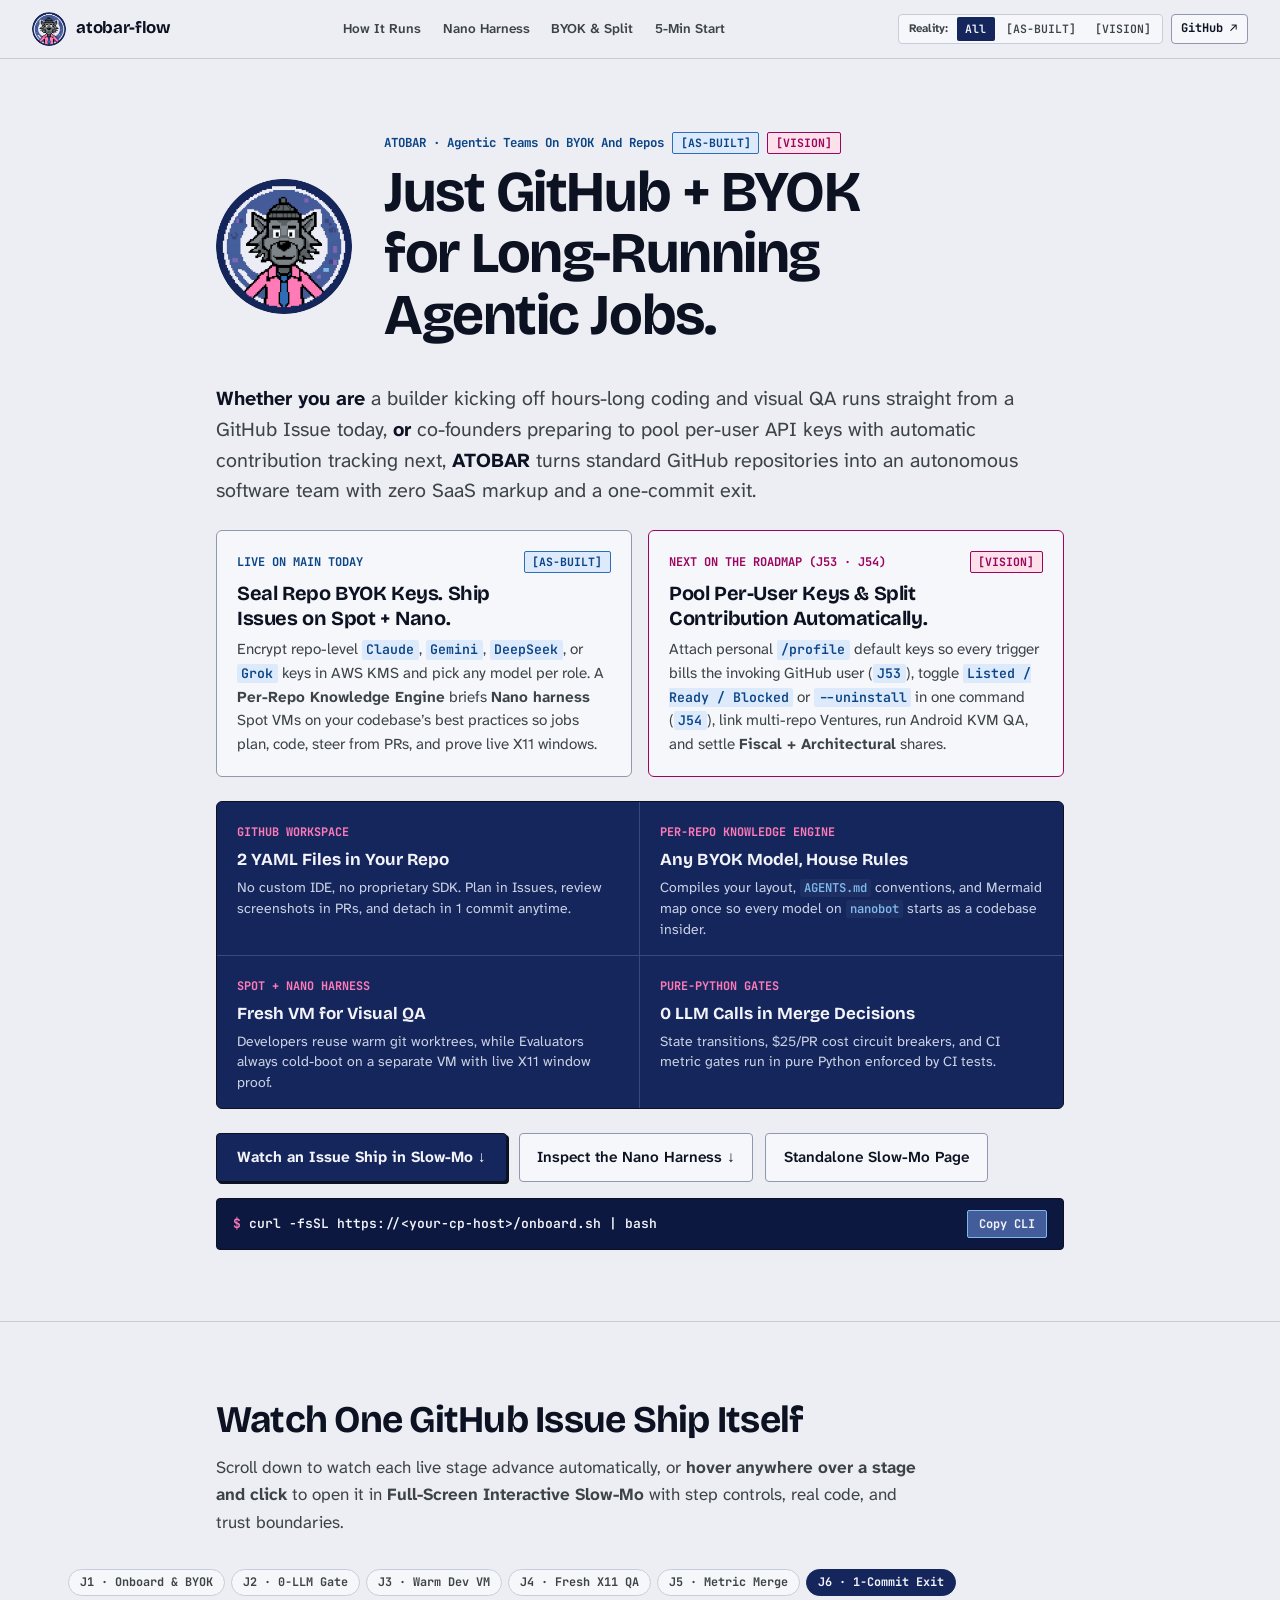
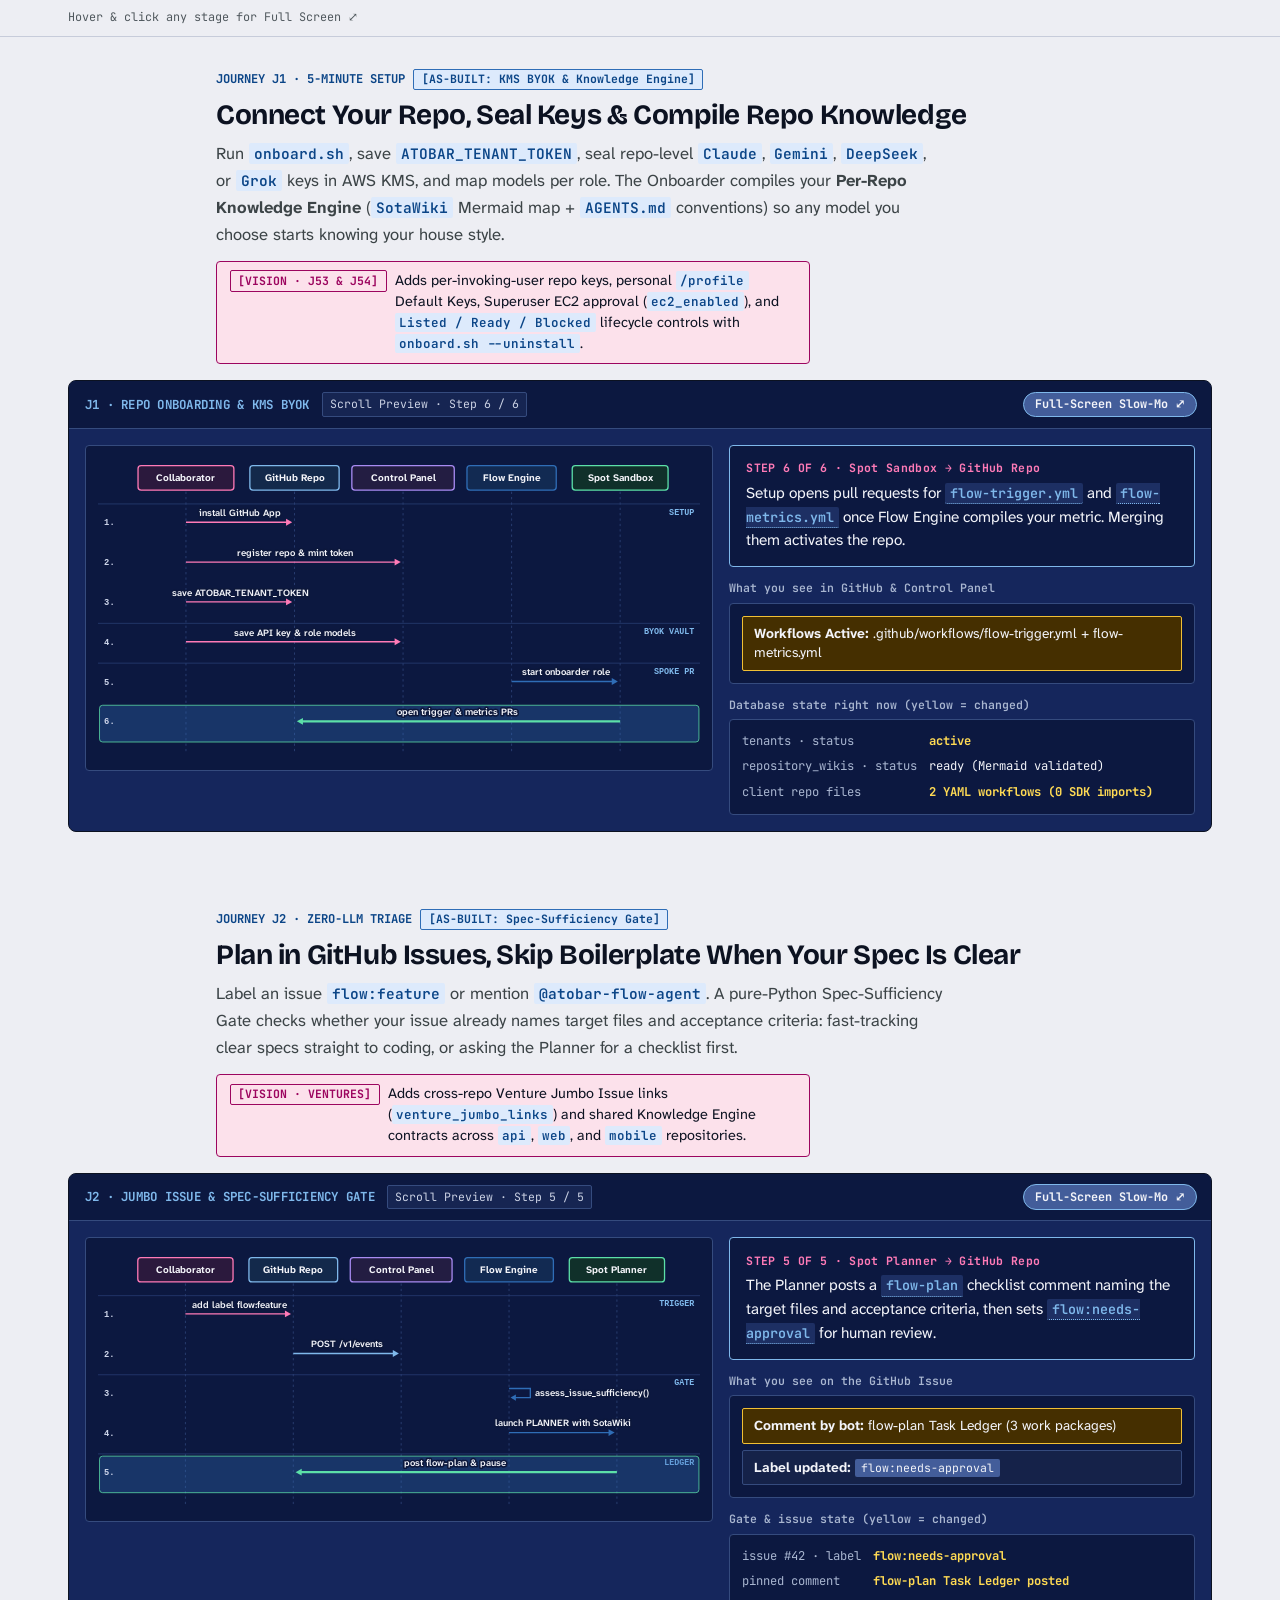
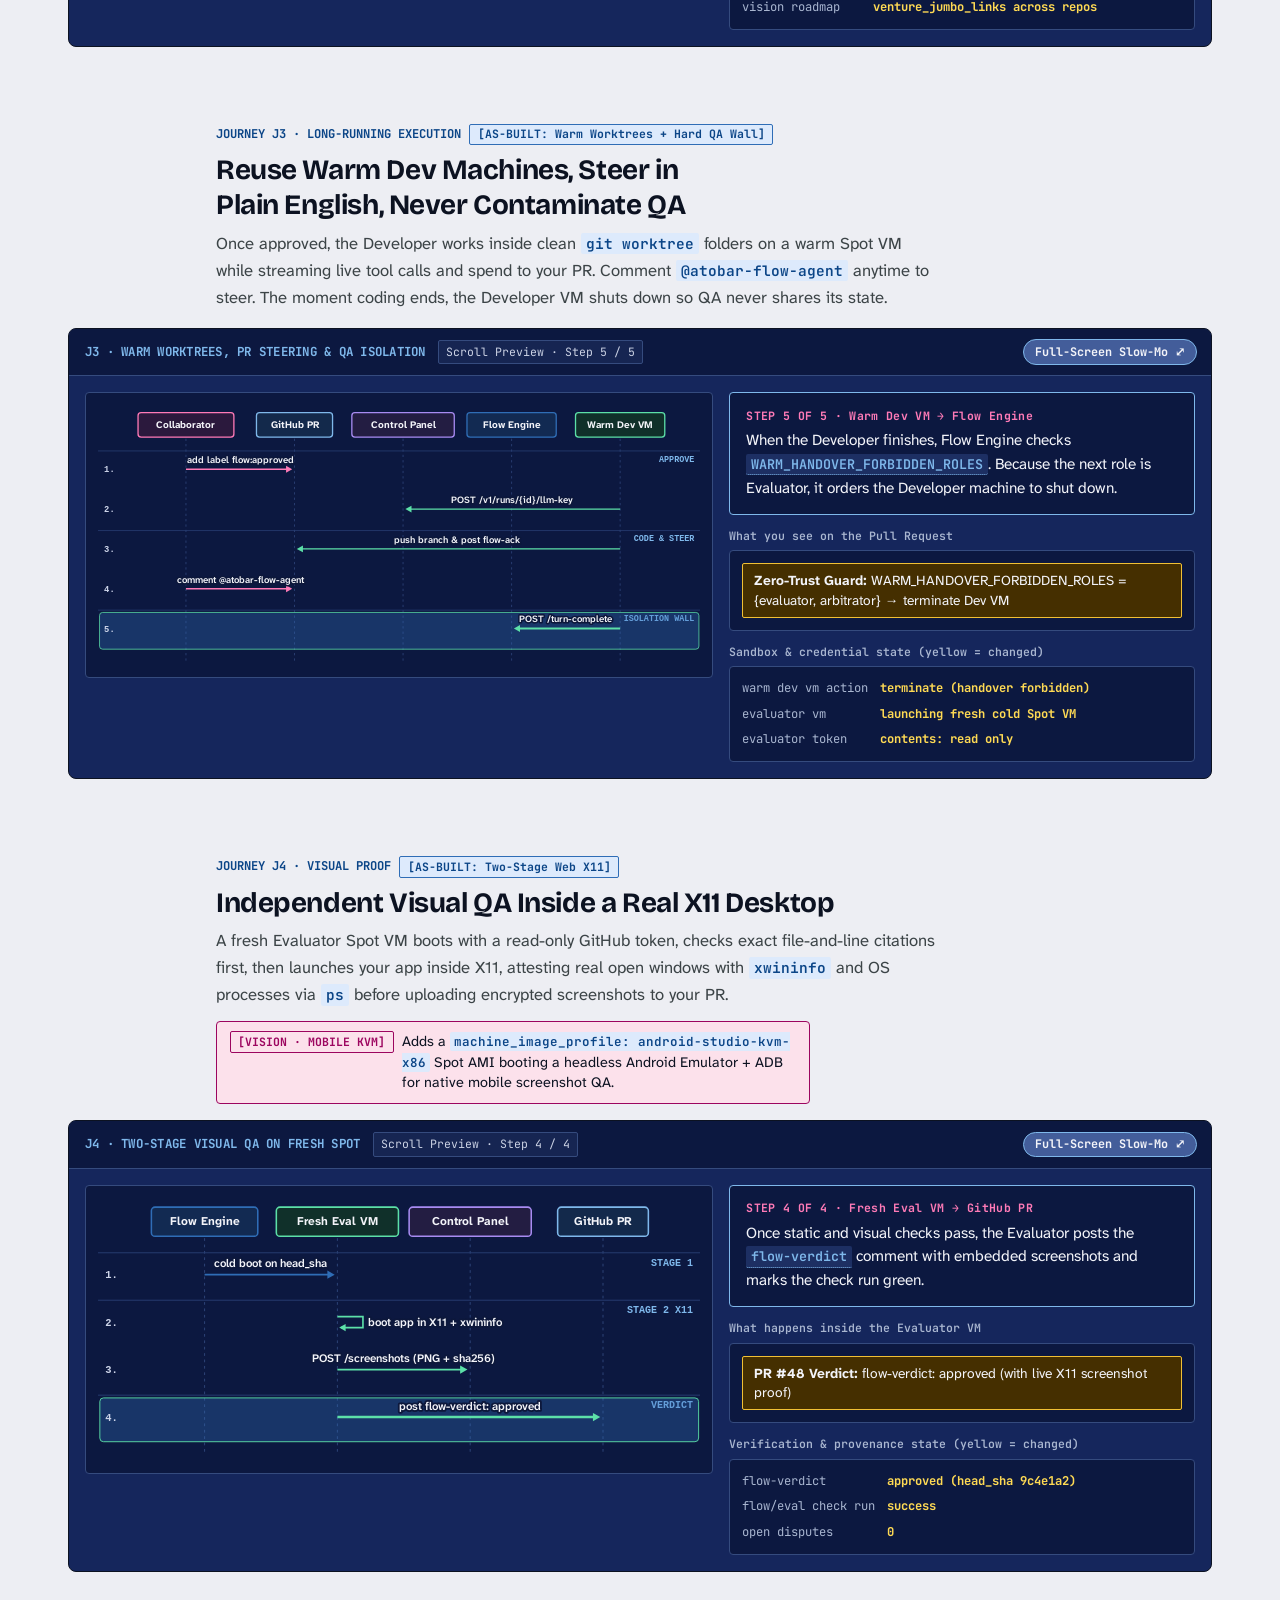
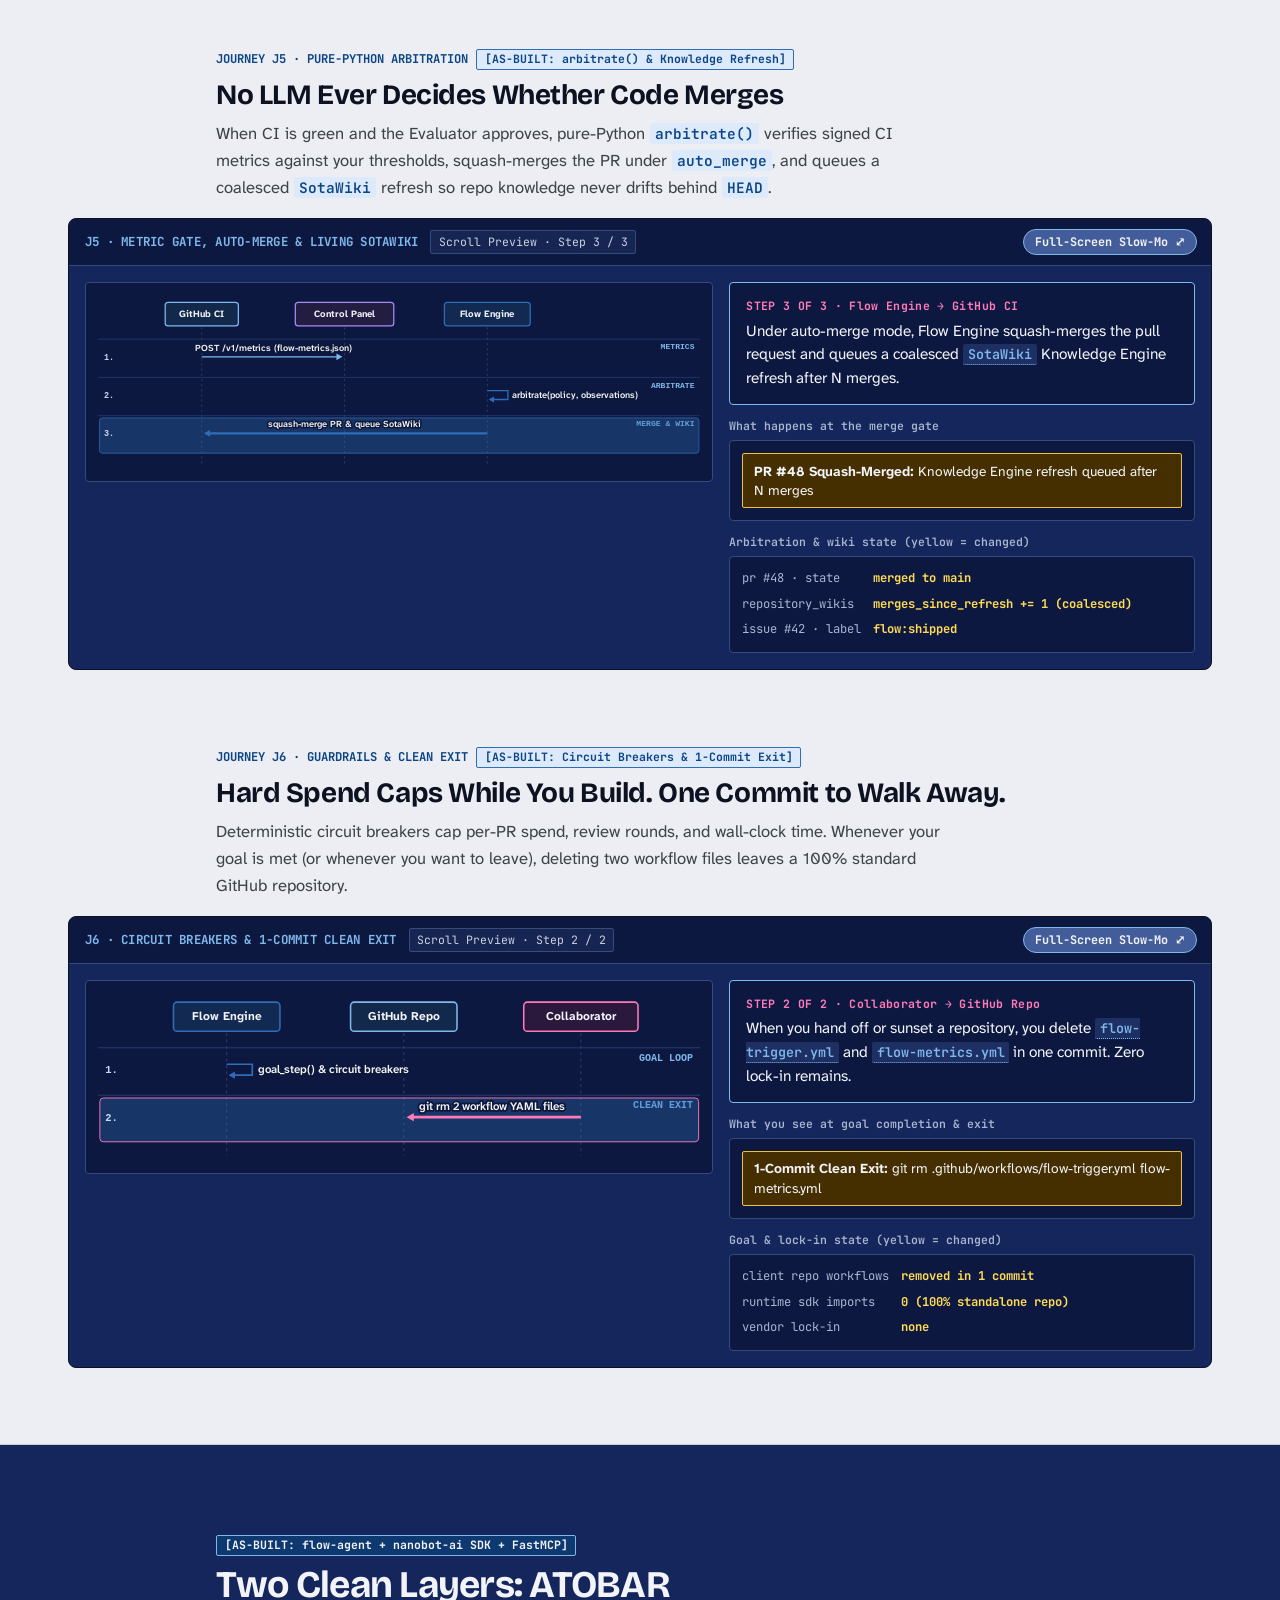
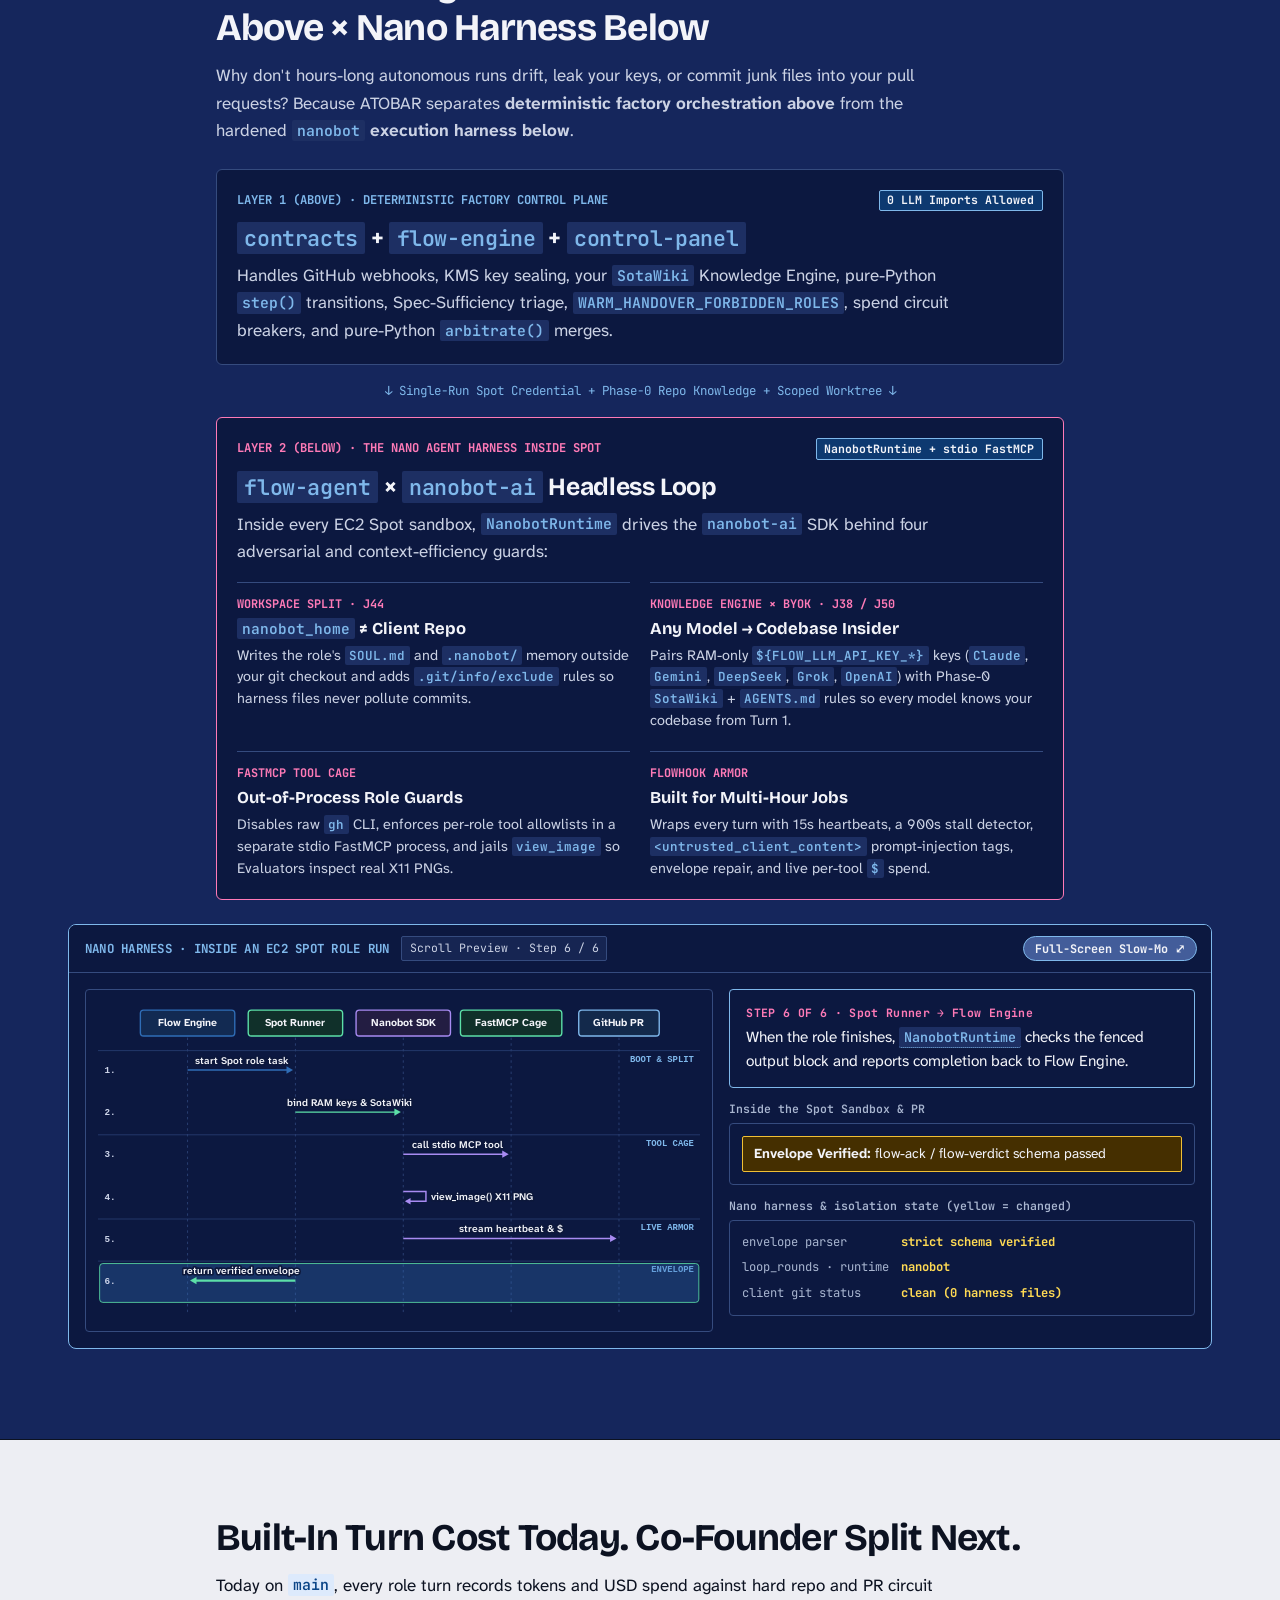
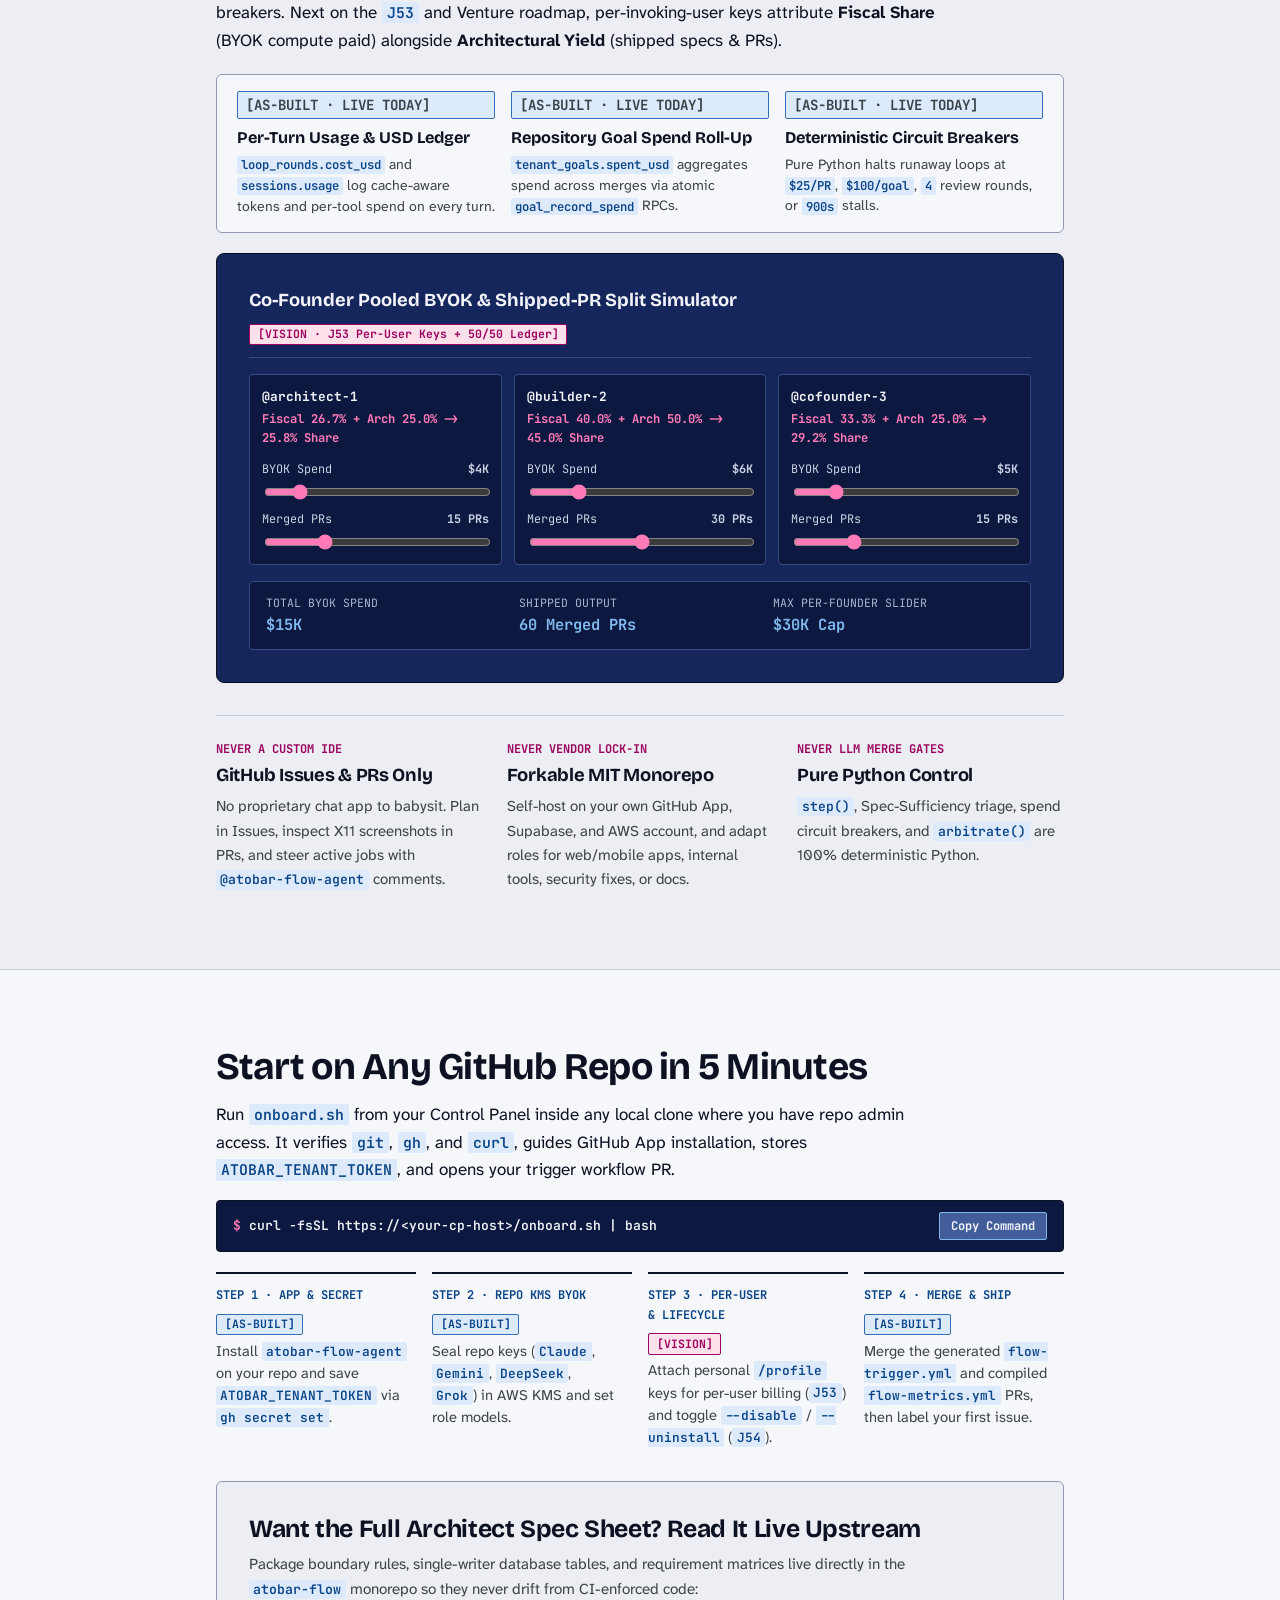
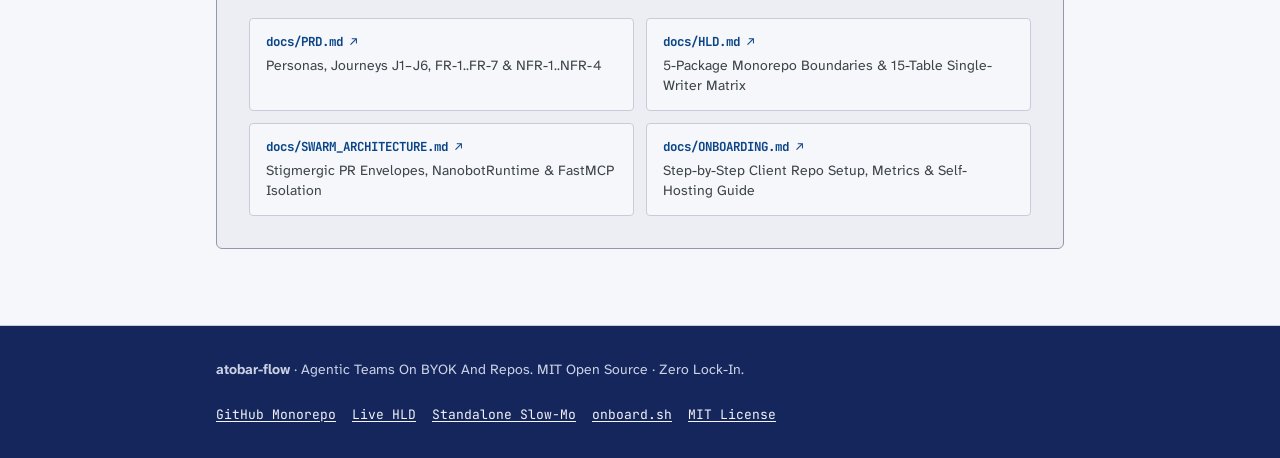
<file: index.html>
<!DOCTYPE html>
<html lang="en">
<head>
  <meta charset="utf-8">
  <script async src="https://www.googletagmanager.com/gtm.js?id=GTM-ML76HGJS"></script>
  <script>
    window.dataLayer = window.dataLayer || [];
    function gtag(){dataLayer.push(arguments);}
    gtag('js', new Date());
  </script>
  <meta name="viewport" content="width=device-width, initial-scale=1">
  <title>atobar-flow | Just GitHub + BYOK for Long-Running Agentic Jobs</title>
  <meta name="description" content="Whether you are kicking off hours-long coding and visual QA jobs from a GitHub Issue today or pooling per-user BYOK keys across co-founders next, ATOBAR runs isolated Spot + Nano harness agents on your repos with zero lock-in.">
  <meta name="theme-color" content="#15265c">

  <link rel="canonical" href="https://atobar.org/">
  <link rel="icon" href="/favicon.ico" sizes="32x32">
  <link rel="icon" type="image/png" sizes="64x64" href="https://atobar.org/images/favicon.png">
  <link rel="icon" type="image/png" sizes="192x192" href="https://atobar.org/images/icon-192.png">
  <link rel="apple-touch-icon" sizes="180x180" href="https://atobar.org/images/apple-touch-icon.png">

  <meta property="og:type" content="website">
  <meta property="og:site_name" content="atobar-flow">
  <meta property="og:locale" content="en_US">
  <meta property="og:url" content="https://atobar.org/">
  <meta property="og:title" content="atobar-flow | Just GitHub + BYOK for Long-Running Agentic Jobs">
  <meta property="og:description" content="Run isolated Spot + Nano harness agents straight from GitHub Issues and PRs. KMS-sealed BYOK keys, live X11 visual QA, pure-Python merge gates, zero lock-in.">
  <meta property="og:image" content="https://atobar.org/images/og-card.jpg">
  <meta property="og:image:secure_url" content="https://atobar.org/images/og-card.jpg">
  <meta property="og:image:type" content="image/jpeg">
  <meta property="og:image:width" content="1200">
  <meta property="og:image:height" content="630">
  <meta property="og:image:alt" content="ATOBAR pixel-art wolf crest logo with headline: Just GitHub + BYOK for Long-Running Agentic Jobs">

  <meta name="twitter:card" content="summary_large_image">
  <meta name="twitter:title" content="atobar-flow | Just GitHub + BYOK for Long-Running Agentic Jobs">
  <meta name="twitter:description" content="Run isolated Spot + Nano harness agents straight from GitHub Issues and PRs. KMS-sealed BYOK keys, live X11 visual QA, pure-Python merge gates, zero lock-in.">
  <meta name="twitter:image" content="https://atobar.org/images/og-card.jpg">
  <meta name="twitter:image:alt" content="ATOBAR pixel-art wolf crest logo with headline: Just GitHub + BYOK for Long-Running Agentic Jobs">

  <link rel="preconnect" href="https://fonts.googleapis.com">
  <link rel="preconnect" href="https://fonts.gstatic.com" crossorigin>
  <link href="https://fonts.googleapis.com/css2?family=Atkinson+Hyperlegible+Next:ital,wght@0,400..700;1,400..700&family=Bricolage+Grotesque:opsz,wght@12..96,600;12..96,700&family=JetBrains+Mono:wght@400;600;700&display=swap" rel="stylesheet">

  <link rel="stylesheet" href="css/tokens.css">
  <link rel="stylesheet" href="css/site.css">
</head>
<body id="top">
  <a class="skip-link" href="#main-content">Skip to main content</a>

  <header class="topbar" role="banner">
    <div class="topbar-wrap topbar-inner">
      <a class="brand-lockup" href="#top" aria-label="atobar-flow home">
        <img class="brand-avatar" src="images/atobar-logo.jpeg" width="34" height="34" alt="atobar-flow pixel-art wolf crest">
        <span class="brand-name">atobar-flow</span>
      </a>

      <nav class="topnav" aria-label="Primary sections">
        <a href="#journeys">How It Runs</a>
        <a href="#nano-harness">Nano Harness</a>
        <a href="#economics">BYOK &amp; Split</a>
        <a href="#onboarding">5-Min Start</a>
      </nav>

      <div class="topbar-controls">
        <div class="reality-filter" role="group" aria-label="Filter features by implementation status">
          <span class="filter-label">Reality:</span>
          <button type="button" class="filter-btn" data-filter="all" aria-pressed="true">All</button>
          <button type="button" class="filter-btn" data-filter="as-built" aria-pressed="false" title="Only features live on main in atobar-flow today">[AS-BUILT]</button>
          <button type="button" class="filter-btn" data-filter="vision" aria-pressed="false" title="Only roadmap &amp; open Jumbo specs (J53, J54, Ventures)">[VISION]</button>
        </div>
        <a class="repo-link-pill" href="https://github.com/atobar-flow/atobar-flow" target="_blank" rel="noopener">GitHub &nearr;</a>
      </div>
    </div>

    <div id="filter-banner" class="filter-banner" hidden aria-live="polite">
      <div class="topbar-wrap filter-banner-inner">
        <span id="filter-banner-text" class="mono">Filtering sections by ground-truth implementation status.</span>
        <button type="button" id="filter-reset-btn" class="filter-reset-link">Show All</button>
      </div>
    </div>
  </header>

  <main id="main-content">
    <section id="pitch" class="hero" aria-labelledby="hero-heading">
      <div class="container">
        <div class="hero-top">
          <img
            class="crest-logo-img"
            src="images/atobar-logo.jpeg"
            width="2048"
            height="2048"
            alt="ATOBAR pixel-art wolf mascot wearing a beanie, pink shirt, and royal cobalt tie inside a navy crest"
          >
          <div class="hero-headline-wrap">
            <div class="hero-tag-line">
              <span>ATOBAR &middot; Agentic Teams On BYOK And Repos</span>
              <span class="badge badge-as-built" data-status="as-built">[AS-BUILT]</span>
              <span class="badge badge-vision" data-status="vision">[VISION]</span>
            </div>
            <h1 id="hero-heading">Just GitHub + BYOK for Long-Running Agentic Jobs.</h1>
          </div>
        </div>

        <p class="hero-lead">
          <strong>Whether you are</strong> a builder kicking off hours-long coding and visual QA runs straight from a GitHub Issue today,
          <strong>or</strong> co-founders preparing to pool per-user API keys with automatic contribution tracking next, <strong>ATOBAR</strong>
          turns standard GitHub repositories into an autonomous software team with zero SaaS markup and a one-commit exit.
        </p>

        <div class="audience-split">
          <div class="audience-pane" data-status="as-built">
            <div class="audience-pane-top">
              <span class="audience-who">LIVE ON MAIN TODAY</span>
              <span class="badge badge-as-built">[AS-BUILT]</span>
            </div>
            <h2>Seal Repo BYOK Keys. Ship Issues on Spot + Nano.</h2>
            <p>
              Encrypt repo-level <code>Claude</code>, <code>Gemini</code>, <code>DeepSeek</code>, or <code>Grok</code> keys in AWS KMS and pick any model per role.
              A <strong>Per-Repo Knowledge Engine</strong> briefs <strong>Nano harness</strong> Spot VMs on your codebase&rsquo;s best practices so jobs plan, code, steer from PRs, and prove live X11 windows.
            </p>
          </div>

          <div class="audience-pane is-vision-pane" data-status="vision">
            <div class="audience-pane-top">
              <span class="audience-who">NEXT ON THE ROADMAP (J53 &middot; J54)</span>
              <span class="badge badge-vision">[VISION]</span>
            </div>
            <h2>Pool Per-User Keys &amp; Split Contribution Automatically.</h2>
            <p>
              Attach personal <code>/profile</code> default keys so every trigger bills the invoking GitHub user (<code>J53</code>), toggle
              <code>Listed / Ready / Blocked</code> or <code>&#45;&#45;uninstall</code> in one command (<code>J54</code>), link multi-repo Ventures, run Android KVM QA, and settle <strong>Fiscal + Architectural</strong> shares.
            </p>
          </div>
        </div>

        <div class="equation-strip" data-status="as-built" aria-label="How the live ATOBAR factory runs in four pillars">
          <div class="equation-step">
            <span class="equation-num">GITHUB WORKSPACE</span>
            <span class="equation-title">2 YAML Files in Your Repo</span>
            <span class="equation-desc">No custom IDE, no proprietary SDK. Plan in Issues, review screenshots in PRs, and detach in 1 commit anytime.</span>
          </div>
          <div class="equation-step">
            <span class="equation-num">PER-REPO KNOWLEDGE ENGINE</span>
            <span class="equation-title">Any BYOK Model, House Rules</span>
            <span class="equation-desc">Compiles your layout, <code>AGENTS.md</code> conventions, and Mermaid map once so every model on <code>nanobot</code> starts as a codebase insider.</span>
          </div>
          <div class="equation-step">
            <span class="equation-num">SPOT + NANO HARNESS</span>
            <span class="equation-title">Fresh VM for Visual QA</span>
            <span class="equation-desc">Developers reuse warm git worktrees, while Evaluators always cold-boot on a separate VM with live X11 window proof.</span>
          </div>
          <div class="equation-step">
            <span class="equation-num">PURE-PYTHON GATES</span>
            <span class="equation-title">0 LLM Calls in Merge Decisions</span>
            <span class="equation-desc">State transitions, $25/PR cost circuit breakers, and CI metric gates run in pure Python enforced by CI tests.</span>
          </div>
        </div>

        <div class="hero-cta-row">
          <a class="btn-primary" href="#journeys">Watch an Issue Ship in Slow-Mo &darr;</a>
          <a class="btn-secondary" href="#nano-harness">Inspect the Nano Harness &darr;</a>
          <a class="btn-secondary" href="explainers/user-journeys.html">Standalone Slow-Mo Page</a>
        </div>

        <div class="cli-snippet-box" data-status="as-built">
          <code class="cli-snippet-code"><span class="prompt-char">$</span>curl -fsSL https://&lt;your-cp-host&gt;/onboard.sh | bash</code>
          <button type="button" class="copy-btn" data-copy-text="curl -fsSL https://<your-cp-host>/onboard.sh | bash">Copy CLI</button>
        </div>
      </div>
    </section>

    <section id="journeys" class="scrolly-section" aria-labelledby="journeys-heading">
      <div class="container section-header">
        <h2 id="journeys-heading">Watch One GitHub Issue Ship Itself</h2>
        <p>
          Scroll down to watch each live stage advance automatically, or <strong>hover anywhere over a stage and click</strong> to open it in
          <strong>Full-Screen Interactive Slow-Mo</strong> with step controls, real code, and trust boundaries.
        </p>
      </div>

      <div class="journey-rail-sticky" role="navigation" aria-label="User Journey progress">
        <div class="scrolly-wide journey-rail-inner">
          <div class="journey-rail-buttons">
            <button type="button" class="scene-jump-btn" data-scene-target="1" aria-current="step">J1 &middot; Onboard &amp; BYOK</button>
            <button type="button" class="scene-jump-btn" data-scene-target="2">J2 &middot; 0-LLM Gate</button>
            <button type="button" class="scene-jump-btn" data-scene-target="3">J3 &middot; Warm Dev VM</button>
            <button type="button" class="scene-jump-btn" data-scene-target="4">J4 &middot; Fresh X11 QA</button>
            <button type="button" class="scene-jump-btn" data-scene-target="5">J5 &middot; Metric Merge</button>
            <button type="button" class="scene-jump-btn" data-scene-target="6">J6 &middot; 1-Commit Exit</button>
          </div>
          <span class="journey-rail-hint">Hover &amp; click any stage for Full Screen &#10530;</span>
        </div>
      </div>

      <article id="journey-1" class="journey-beat" data-beat-idx="1">
        <div class="container beat-lead">
          <div data-status="as-built">
            <div class="beat-meta">
              <span class="beat-step-tag">JOURNEY J1 &middot; 5-MINUTE SETUP</span>
              <span class="badge badge-as-built">[AS-BUILT: KMS BYOK &amp; Knowledge Engine]</span>
            </div>
            <h3>Connect Your Repo, Seal Keys &amp; Compile Repo Knowledge</h3>
            <p>
              Run <code>onboard.sh</code>, save <code>ATOBAR_TENANT_TOKEN</code>, seal repo-level <code>Claude</code>, <code>Gemini</code>,
              <code>DeepSeek</code>, or <code>Grok</code> keys in AWS KMS, and map models per role. The Onboarder compiles your
              <strong>Per-Repo Knowledge Engine</strong> (<code>SotaWiki</code> Mermaid map + <code>AGENTS.md</code> conventions) so any model you choose starts knowing your house style.
            </p>
          </div>

          <div class="vision-note" data-status="vision">
            <span class="badge badge-vision">[VISION &middot; J53 &amp; J54]</span>
            <span>
              Adds per-invoking-user repo keys, personal <code>/profile</code> Default Keys, Superuser EC2 approval (<code>ec2_enabled</code>), and <code>Listed / Ready / Blocked</code> lifecycle controls with <code>onboard.sh &#45;&#45;uninstall</code>.
            </span>
          </div>
        </div>

        <div class="scrolly-wide" data-status="as-built">
          <div class="slowmo-stage stage-dark" data-stage-id="j1">
            <button type="button" class="slowmo-launch-overlay" data-slowmo-open aria-label="Open Journey J1 Onboarding in Full-Screen Interactive Slow-Mo">
              <span class="slowmo-corner-cue">Full-Screen Slow-Mo &#10530;</span>
              <span class="slowmo-hover-card">
                <span class="slowmo-hover-title">&#10530; Open Full-Screen Interactive Slow-Mo</span>
                <span class="slowmo-hover-sub">Step through J1 Onboarding, KMS envelope code &amp; key isolation rules</span>
              </span>
            </button>

            <div class="slowmo-topbar">
              <div class="slowmo-title-group">
                <span class="slowmo-title">J1 &middot; REPO ONBOARDING &amp; KMS BYOK</span>
                <span class="slowmo-preview-step-pill" data-preview-pill>Scroll Preview &middot; Step 1 / 6</span>
                <div class="slowmo-fs-switcher" role="navigation" aria-label="Switch walkthrough in full screen"><button type="button" class="slowmo-fs-jump" data-fs-switch="j1">J1 Onboard</button><button type="button" class="slowmo-fs-jump" data-fs-switch="j2">J2 Gate</button><button type="button" class="slowmo-fs-jump" data-fs-switch="j3">J3 Dev VM</button><button type="button" class="slowmo-fs-jump" data-fs-switch="j4">J4 X11 QA</button><button type="button" class="slowmo-fs-jump" data-fs-switch="j5">J5 Merge</button><button type="button" class="slowmo-fs-jump" data-fs-switch="j6">J6 Exit</button><button type="button" class="slowmo-fs-jump" data-fs-switch="nano">Nano Harness</button></div>
              </div>
              <div class="slowmo-topbar-controls">
                <div class="slowmo-tabs" role="tablist" aria-label="Journey J1 views">
                  <button type="button" role="tab" class="slowmo-tab-btn" data-journey-tab="slowmo" aria-selected="true">1. Slow-Mo Flow</button>
                  <button type="button" role="tab" class="slowmo-tab-btn" data-journey-tab="artifact" aria-selected="false">2. Code Artifact</button>
                  <button type="button" role="tab" class="slowmo-tab-btn" data-journey-tab="boundary" aria-selected="false">3. Security Boundary</button>
                </div>
                <button type="button" class="slowmo-close-btn" data-slowmo-close>Exit Full Screen (Esc) &#10005;</button>
              </div>
            </div>

            <div class="slowmo-pane" data-pane="slowmo">
              <div data-slowmo-mount="j1-onboarding"></div>
            </div>

            <div class="slowmo-pane" data-pane="artifact" hidden>
              <div class="artifact-header-bar">
                <span>control-panel/src/control_panel/llm_keys.py &amp; client_templates.py</span>
                <span class="badge badge-as-built">[AS-BUILT]</span>
              </div>
              <pre class="artifact-code-block"><code># 1. Connect a client repository clone via your Control Panel (~5 minutes):
$ curl -fsSL https://&lt;your-cp-host&gt;/onboard.sh | bash

# 2. AWS KMS Envelope Encryption (control_panel/llm_keys.py):
# Validated providers on main today: gemini, claude, deepseek, grok
context = {"tenant_id": str(tenant_id), "provider": provider}
ct = AESGCM(dek).encrypt(nonce, plaintext.encode("utf-8"), f"{tenant_id}:{provider}".encode())</code></pre>
            </div>

            <div class="slowmo-pane" data-pane="boundary" hidden>
              <div class="boundary-spec-grid">
                <div class="boundary-box">
                  <span class="boundary-box-title">SINGLE-WRITER KEY VAULT</span>
                  <p>
                    Only <code>control-panel</code> can read or write <code>tenant_llm_keys</code> and <code>tenant_role_llm</code> (enforced by <code>tests/test_table_ownership.py</code>).
                  </p>
                </div>
                <div class="boundary-box">
                  <span class="boundary-box-title">SINGLE-USE INSTANCE CLAIM</span>
                  <p>
                    A Spot VM claims its role key once via <code>POST /v1/runs/{run_id}/llm-key</code>, locking the credential to its AWS EC2 instance ID.
                  </p>
                </div>
              </div>
            </div>
          </div>
        </div>
      </article>

      <article id="journey-2" class="journey-beat" data-beat-idx="2">
        <div class="container beat-lead">
          <div data-status="as-built">
            <div class="beat-meta">
              <span class="beat-step-tag">JOURNEY J2 &middot; ZERO-LLM TRIAGE</span>
              <span class="badge badge-as-built">[AS-BUILT: Spec-Sufficiency Gate]</span>
            </div>
            <h3>Plan in GitHub Issues, Skip Boilerplate When Your Spec Is Clear</h3>
            <p>
              Label an issue <code>flow:feature</code> or mention <code>@atobar-flow-agent</code>. A pure-Python Spec-Sufficiency Gate checks whether your issue already names target files and
              acceptance criteria: fast-tracking clear specs straight to coding, or asking the Planner for a checklist first.
            </p>
          </div>

          <div class="vision-note" data-status="vision">
            <span class="badge badge-vision">[VISION &middot; VENTURES]</span>
            <span>
              Adds cross-repo Venture Jumbo Issue links (<code>venture_jumbo_links</code>) and shared Knowledge Engine contracts across <code>api</code>, <code>web</code>, and <code>mobile</code> repositories.
            </span>
          </div>
        </div>

        <div class="scrolly-wide" data-status="as-built">
          <div class="slowmo-stage stage-dark" data-stage-id="j2">
            <button type="button" class="slowmo-launch-overlay" data-slowmo-open aria-label="Open Journey J2 Planning in Full-Screen Interactive Slow-Mo">
              <span class="slowmo-corner-cue">Full-Screen Slow-Mo &#10530;</span>
              <span class="slowmo-hover-card">
                <span class="slowmo-hover-title">&#10530; Open Full-Screen Interactive Slow-Mo</span>
                <span class="slowmo-hover-sub">Step through J2 Spec-Sufficiency Gate &amp; flow-plan checklist</span>
              </span>
            </button>

            <div class="slowmo-topbar">
              <div class="slowmo-title-group">
                <span class="slowmo-title">J2 &middot; JUMBO ISSUE &amp; SPEC-SUFFICIENCY GATE</span>
                <span class="slowmo-preview-step-pill" data-preview-pill>Scroll Preview &middot; Step 1 / 5</span>
                <div class="slowmo-fs-switcher" role="navigation" aria-label="Switch walkthrough in full screen"><button type="button" class="slowmo-fs-jump" data-fs-switch="j1">J1 Onboard</button><button type="button" class="slowmo-fs-jump" data-fs-switch="j2">J2 Gate</button><button type="button" class="slowmo-fs-jump" data-fs-switch="j3">J3 Dev VM</button><button type="button" class="slowmo-fs-jump" data-fs-switch="j4">J4 X11 QA</button><button type="button" class="slowmo-fs-jump" data-fs-switch="j5">J5 Merge</button><button type="button" class="slowmo-fs-jump" data-fs-switch="j6">J6 Exit</button><button type="button" class="slowmo-fs-jump" data-fs-switch="nano">Nano Harness</button></div>
              </div>
              <div class="slowmo-topbar-controls">
                <div class="slowmo-tabs" role="tablist" aria-label="Journey J2 views">
                  <button type="button" role="tab" class="slowmo-tab-btn" data-journey-tab="slowmo" aria-selected="true">1. Slow-Mo Flow</button>
                  <button type="button" role="tab" class="slowmo-tab-btn" data-journey-tab="artifact" aria-selected="false">2. Code Artifact</button>
                  <button type="button" role="tab" class="slowmo-tab-btn" data-journey-tab="boundary" aria-selected="false">3. Security Boundary</button>
                </div>
                <button type="button" class="slowmo-close-btn" data-slowmo-close>Exit Full Screen (Esc) &#10005;</button>
              </div>
            </div>

            <div class="slowmo-pane" data-pane="slowmo">
              <div data-slowmo-mount="j2-planning"></div>
            </div>

            <div class="slowmo-pane" data-pane="artifact" hidden>
              <div class="artifact-header-bar">
                <span>flow-plan GitHub Comment &amp; conductor/sufficiency.py</span>
                <span class="badge badge-as-built">[AS-BUILT]</span>
              </div>
              <pre class="artifact-code-block"><code>&lt;!-- Pinned GitHub Issue Comment posted by PLANNER --&gt;
### Atobar Execution Plan (`flow-plan` &middot; Issue #42)
- **Context:** Grounded in `SotaWiki` Mermaid map
- **Scope Files:** `src/store.py`, `tests/test_store.py`
- **Work Packages:**
  - [ ] WP-1: Add rate-limit circuit breaker with unit tests
  - [ ] WP-2: Verify Stage 2 X11 dashboard state
- **Approve:** Add label `flow:approved` or comment `@atobar-flow-agent approve`.</code></pre>
            </div>

            <div class="slowmo-pane" data-pane="boundary" hidden>
              <div class="boundary-spec-grid">
                <div class="boundary-box">
                  <span class="boundary-box-title">0 LLM TOKENS AT INGRESS</span>
                  <p>
                    <code>assess_issue_sufficiency()</code> runs inside <code>flow-engine</code>, where CI blocks all LLM SDK imports via <code>tests/test_boundaries.py</code>.
                  </p>
                </div>
                <div class="boundary-box">
                  <span class="boundary-box-title">READ-ONLY PLANNER</span>
                  <p>
                    The Planner role cannot edit files, execute shell commands, or push branches (capped at 8 localization tool turns).
                  </p>
                </div>
              </div>
            </div>
          </div>
        </div>
      </article>

      <article id="journey-3" class="journey-beat" data-beat-idx="3" data-status="as-built">
        <div class="container beat-lead">
          <div class="beat-meta">
            <span class="beat-step-tag">JOURNEY J3 &middot; LONG-RUNNING EXECUTION</span>
            <span class="badge badge-as-built">[AS-BUILT: Warm Worktrees + Hard QA Wall]</span>
          </div>
          <h3>Reuse Warm Dev Machines, Steer in Plain English, Never Contaminate QA</h3>
          <p>
            Once approved, the Developer works inside clean <code>git worktree</code> folders on a warm Spot VM while streaming live tool calls and
            spend to your PR. Comment <code>@atobar-flow-agent</code> anytime to steer. The moment coding ends, the Developer VM shuts down so QA never shares its state.
          </p>
        </div>

        <div class="scrolly-wide">
          <div class="slowmo-stage stage-dark" data-stage-id="j3">
            <button type="button" class="slowmo-launch-overlay" data-slowmo-open aria-label="Open Journey J3 Execution in Full-Screen Interactive Slow-Mo">
              <span class="slowmo-corner-cue">Full-Screen Slow-Mo &#10530;</span>
              <span class="slowmo-hover-card">
                <span class="slowmo-hover-title">&#10530; Open Full-Screen Interactive Slow-Mo</span>
                <span class="slowmo-hover-sub">Step through warm git worktrees, PR steering &amp; the hard QA wall</span>
              </span>
            </button>

            <div class="slowmo-topbar">
              <div class="slowmo-title-group">
                <span class="slowmo-title">J3 &middot; WARM WORKTREES, PR STEERING &amp; QA ISOLATION</span>
                <span class="slowmo-preview-step-pill" data-preview-pill>Scroll Preview &middot; Step 1 / 5</span>
                <div class="slowmo-fs-switcher" role="navigation" aria-label="Switch walkthrough in full screen"><button type="button" class="slowmo-fs-jump" data-fs-switch="j1">J1 Onboard</button><button type="button" class="slowmo-fs-jump" data-fs-switch="j2">J2 Gate</button><button type="button" class="slowmo-fs-jump" data-fs-switch="j3">J3 Dev VM</button><button type="button" class="slowmo-fs-jump" data-fs-switch="j4">J4 X11 QA</button><button type="button" class="slowmo-fs-jump" data-fs-switch="j5">J5 Merge</button><button type="button" class="slowmo-fs-jump" data-fs-switch="j6">J6 Exit</button><button type="button" class="slowmo-fs-jump" data-fs-switch="nano">Nano Harness</button></div>
              </div>
              <div class="slowmo-topbar-controls">
                <div class="slowmo-tabs" role="tablist" aria-label="Journey J3 views">
                  <button type="button" role="tab" class="slowmo-tab-btn" data-journey-tab="slowmo" aria-selected="true">1. Slow-Mo Flow</button>
                  <button type="button" role="tab" class="slowmo-tab-btn" data-journey-tab="artifact" aria-selected="false">2. Code Artifact</button>
                  <button type="button" role="tab" class="slowmo-tab-btn" data-journey-tab="boundary" aria-selected="false">3. Security Boundary</button>
                </div>
                <button type="button" class="slowmo-close-btn" data-slowmo-close>Exit Full Screen (Esc) &#10005;</button>
              </div>
            </div>

            <div class="slowmo-pane" data-pane="slowmo">
              <div data-slowmo-mount="j3-execution"></div>
            </div>

            <div class="slowmo-pane" data-pane="artifact" hidden>
              <div class="artifact-header-bar">
                <span>contracts/src/atobar_contracts/conductor_io.py</span>
                <span class="badge badge-as-built">[AS-BUILT]</span>
              </div>
              <pre class="artifact-code-block"><code># Hard physical isolation wall between author and verifier (J43):
WARM_HANDOVER_FORBIDDEN_ROLES: frozenset[str] = frozenset({
    "evaluator",
    "arbitrator",
})

# Plain-English PR steering on GitHub (J49):
# "@atobar-flow-agent switch backoff in store.py to exponential jitter"</code></pre>
            </div>

            <div class="slowmo-pane" data-pane="boundary" hidden>
              <div class="boundary-spec-grid">
                <div class="boundary-box">
                  <span class="boundary-box-title">NO SELF-GRADING HOMEWORK</span>
                  <p>
                    <code>WARM_HANDOVER_FORBIDDEN_ROLES</code> guarantees the Evaluator never inherits a Developer's filesystem, background processes, or memory.
                  </p>
                </div>
                <div class="boundary-box">
                  <span class="boundary-box-title">CREDENTIAL SCRUBBING</span>
                  <p>
                    Between warm worktree turns, prior single-use run tokens and environment keys are scrubbed before claiming the next turn.
                  </p>
                </div>
              </div>
            </div>
          </div>
        </div>
      </article>

      <article id="journey-4" class="journey-beat" data-beat-idx="4">
        <div class="container beat-lead">
          <div data-status="as-built">
            <div class="beat-meta">
              <span class="beat-step-tag">JOURNEY J4 &middot; VISUAL PROOF</span>
              <span class="badge badge-as-built">[AS-BUILT: Two-Stage Web X11]</span>
            </div>
            <h3>Independent Visual QA Inside a Real X11 Desktop</h3>
            <p>
              A fresh Evaluator Spot VM boots with a read-only GitHub token, checks exact file-and-line citations first, then launches your app inside
              X11, attesting real open windows with <code>xwininfo</code> and OS processes via <code>ps</code> before uploading encrypted screenshots to your PR.
            </p>
          </div>

          <div class="vision-note" data-status="vision">
            <span class="badge badge-vision">[VISION &middot; MOBILE KVM]</span>
            <span>
              Adds a <code>machine_image_profile: android-studio-kvm-x86</code> Spot AMI booting a headless Android Emulator + ADB for native mobile screenshot QA.
            </span>
          </div>
        </div>

        <div class="scrolly-wide" data-status="as-built">
          <div class="slowmo-stage stage-dark" data-stage-id="j4">
            <button type="button" class="slowmo-launch-overlay" data-slowmo-open aria-label="Open Journey J4 Visual QA in Full-Screen Interactive Slow-Mo">
              <span class="slowmo-corner-cue">Full-Screen Slow-Mo &#10530;</span>
              <span class="slowmo-hover-card">
                <span class="slowmo-hover-title">&#10530; Open Full-Screen Interactive Slow-Mo</span>
                <span class="slowmo-hover-sub">Step through Stage 1 citations, Stage 2 X11 windows &amp; screenshot proof</span>
              </span>
            </button>

            <div class="slowmo-topbar">
              <div class="slowmo-title-group">
                <span class="slowmo-title">J4 &middot; TWO-STAGE VISUAL QA ON FRESH SPOT</span>
                <span class="slowmo-preview-step-pill" data-preview-pill>Scroll Preview &middot; Step 1 / 4</span>
                <div class="slowmo-fs-switcher" role="navigation" aria-label="Switch walkthrough in full screen"><button type="button" class="slowmo-fs-jump" data-fs-switch="j1">J1 Onboard</button><button type="button" class="slowmo-fs-jump" data-fs-switch="j2">J2 Gate</button><button type="button" class="slowmo-fs-jump" data-fs-switch="j3">J3 Dev VM</button><button type="button" class="slowmo-fs-jump" data-fs-switch="j4">J4 X11 QA</button><button type="button" class="slowmo-fs-jump" data-fs-switch="j5">J5 Merge</button><button type="button" class="slowmo-fs-jump" data-fs-switch="j6">J6 Exit</button><button type="button" class="slowmo-fs-jump" data-fs-switch="nano">Nano Harness</button></div>
              </div>
              <div class="slowmo-topbar-controls">
                <div class="slowmo-tabs" role="tablist" aria-label="Journey J4 views">
                  <button type="button" role="tab" class="slowmo-tab-btn" data-journey-tab="slowmo" aria-selected="true">1. Slow-Mo Flow</button>
                  <button type="button" role="tab" class="slowmo-tab-btn" data-journey-tab="artifact" aria-selected="false">2. Code Artifact</button>
                  <button type="button" role="tab" class="slowmo-tab-btn" data-journey-tab="boundary" aria-selected="false">3. Security Boundary</button>
                </div>
                <button type="button" class="slowmo-close-btn" data-slowmo-close>Exit Full Screen (Esc) &#10005;</button>
              </div>
            </div>

            <div class="slowmo-pane" data-pane="slowmo">
              <div data-slowmo-mount="j4-visual-qa"></div>
            </div>

            <div class="slowmo-pane" data-pane="artifact" hidden>
              <div class="artifact-header-bar">
                <span>flow-agent/src/flow_agent/tools/vision_tools.py</span>
                <span class="badge badge-as-built">[AS-BUILT]</span>
              </div>
              <pre class="artifact-code-block"><code>{
  "sha256": "e3b0c44298fc1c149afbf4c8996fb92427ae41e4649b934ca495991b7852b855",
  "data_mode": "live",
  "x11_windows": ["0x400001 Chromium 1440x900+0+0"],
  "active_processes": ["uvicorn app:app &#45;&#45;port 8000"],
  "verdict": "approved"
}</code></pre>
            </div>

            <div class="slowmo-pane" data-pane="boundary" hidden>
              <div class="boundary-spec-grid">
                <div class="boundary-box">
                  <span class="boundary-box-title">READ-ONLY GITHUB TOKEN</span>
                  <p>
                    The Evaluator receives <code>contents: read</code> permissions only and has zero write/push tools in its MCP server.
                  </p>
                </div>
                <div class="boundary-box">
                  <span class="boundary-box-title">WINDOW &amp; PROCESS ATTESTATION</span>
                  <p>
                    <code>xwininfo -root -children</code> and <code>ps -eo</code> evidence prevent fabricated or static screenshots from passing Stage 2 QA.
                  </p>
                </div>
              </div>
            </div>
          </div>
        </div>
      </article>

      <article id="journey-5" class="journey-beat" data-beat-idx="5" data-status="as-built">
        <div class="container beat-lead">
          <div class="beat-meta">
            <span class="beat-step-tag">JOURNEY J5 &middot; PURE-PYTHON ARBITRATION</span>
            <span class="badge badge-as-built">[AS-BUILT: arbitrate() &amp; Knowledge Refresh]</span>
          </div>
          <h3>No LLM Ever Decides Whether Code Merges</h3>
          <p>
            When CI is green and the Evaluator approves, pure-Python <code>arbitrate()</code> verifies signed CI metrics against your thresholds,
            squash-merges the PR under <code>auto_merge</code>, and queues a coalesced <code>SotaWiki</code> refresh so repo knowledge never drifts behind <code>HEAD</code>.
          </p>
        </div>

        <div class="scrolly-wide">
          <div class="slowmo-stage stage-dark" data-stage-id="j5">
            <button type="button" class="slowmo-launch-overlay" data-slowmo-open aria-label="Open Journey J5 Arbitration in Full-Screen Interactive Slow-Mo">
              <span class="slowmo-corner-cue">Full-Screen Slow-Mo &#10530;</span>
              <span class="slowmo-hover-card">
                <span class="slowmo-hover-title">&#10530; Open Full-Screen Interactive Slow-Mo</span>
                <span class="slowmo-hover-sub">Step through signed CI metrics, pure-Python arbitrate() &amp; SotaWiki refresh</span>
              </span>
            </button>

            <div class="slowmo-topbar">
              <div class="slowmo-title-group">
                <span class="slowmo-title">J5 &middot; METRIC GATE, AUTO-MERGE &amp; LIVING SOTAWIKI</span>
                <span class="slowmo-preview-step-pill" data-preview-pill>Scroll Preview &middot; Step 1 / 3</span>
                <div class="slowmo-fs-switcher" role="navigation" aria-label="Switch walkthrough in full screen"><button type="button" class="slowmo-fs-jump" data-fs-switch="j1">J1 Onboard</button><button type="button" class="slowmo-fs-jump" data-fs-switch="j2">J2 Gate</button><button type="button" class="slowmo-fs-jump" data-fs-switch="j3">J3 Dev VM</button><button type="button" class="slowmo-fs-jump" data-fs-switch="j4">J4 X11 QA</button><button type="button" class="slowmo-fs-jump" data-fs-switch="j5">J5 Merge</button><button type="button" class="slowmo-fs-jump" data-fs-switch="j6">J6 Exit</button><button type="button" class="slowmo-fs-jump" data-fs-switch="nano">Nano Harness</button></div>
              </div>
              <div class="slowmo-topbar-controls">
                <div class="slowmo-tabs" role="tablist" aria-label="Journey J5 views">
                  <button type="button" role="tab" class="slowmo-tab-btn" data-journey-tab="slowmo" aria-selected="true">1. Slow-Mo Flow</button>
                  <button type="button" role="tab" class="slowmo-tab-btn" data-journey-tab="artifact" aria-selected="false">2. Code Artifact</button>
                  <button type="button" role="tab" class="slowmo-tab-btn" data-journey-tab="boundary" aria-selected="false">3. Security Boundary</button>
                </div>
                <button type="button" class="slowmo-close-btn" data-slowmo-close>Exit Full Screen (Esc) &#10005;</button>
              </div>
            </div>

            <div class="slowmo-pane" data-pane="slowmo">
              <div data-slowmo-mount="j5-arbitration"></div>
            </div>

            <div class="slowmo-pane" data-pane="artifact" hidden>
              <div class="artifact-header-bar">
                <span>contracts/src/atobar_contracts/arbitration.py</span>
                <span class="badge badge-as-built">[AS-BUILT]</span>
              </div>
              <pre class="artifact-code-block"><code># 100% deterministic Python merge gate (0 LLM imports):
decision = arbitrate(policy=tenant.arbitration_policy, observations=verified_metrics)
# Modes per repo: "shadow" -> "recommend" -> "auto_merge"

# Coalesced SotaWiki refresh after N default-branch merges (J50):
store.flow_record_default_branch_merge_for_wiki(tenant_id=tenant.id)</code></pre>
            </div>

            <div class="slowmo-pane" data-pane="boundary" hidden>
              <div class="boundary-spec-grid">
                <div class="boundary-box">
                  <span class="boundary-box-title">APPEND-ONLY METRIC PROVENANCE</span>
                  <p>
                    <code>metric_observations</code> is insert-only and cross-checked against the GitHub Actions run on the exact PR <code>head_sha</code>.
                  </p>
                </div>
                <div class="boundary-box">
                  <span class="boundary-box-title">STALE SHA INVALIDATION</span>
                  <p>
                    Any new commit pushed to the PR branch immediately invalidates prior approvals and metric observations.
                  </p>
                </div>
              </div>
            </div>
          </div>
        </div>
      </article>

      <article id="journey-6" class="journey-beat" data-beat-idx="6" data-status="as-built">
        <div class="container beat-lead">
          <div class="beat-meta">
            <span class="beat-step-tag">JOURNEY J6 &middot; GUARDRAILS &amp; CLEAN EXIT</span>
            <span class="badge badge-as-built">[AS-BUILT: Circuit Breakers &amp; 1-Commit Exit]</span>
          </div>
          <h3>Hard Spend Caps While You Build. One Commit to Walk Away.</h3>
          <p>
            Deterministic circuit breakers cap per-PR spend, review rounds, and wall-clock time. Whenever your goal is met (or whenever you want to leave), deleting
            two workflow files leaves a 100% standard GitHub repository.
          </p>
        </div>

        <div class="scrolly-wide">
          <div class="slowmo-stage stage-dark" data-stage-id="j6">
            <button type="button" class="slowmo-launch-overlay" data-slowmo-open aria-label="Open Journey J6 Clean Exit in Full-Screen Interactive Slow-Mo">
              <span class="slowmo-corner-cue">Full-Screen Slow-Mo &#10530;</span>
              <span class="slowmo-hover-card">
                <span class="slowmo-hover-title">&#10530; Open Full-Screen Interactive Slow-Mo</span>
                <span class="slowmo-hover-sub">Step through goal_step() guardrails &amp; the 1-commit exit</span>
              </span>
            </button>

            <div class="slowmo-topbar">
              <div class="slowmo-title-group">
                <span class="slowmo-title">J6 &middot; CIRCUIT BREAKERS &amp; 1-COMMIT CLEAN EXIT</span>
                <span class="slowmo-preview-step-pill" data-preview-pill>Scroll Preview &middot; Step 1 / 2</span>
                <div class="slowmo-fs-switcher" role="navigation" aria-label="Switch walkthrough in full screen"><button type="button" class="slowmo-fs-jump" data-fs-switch="j1">J1 Onboard</button><button type="button" class="slowmo-fs-jump" data-fs-switch="j2">J2 Gate</button><button type="button" class="slowmo-fs-jump" data-fs-switch="j3">J3 Dev VM</button><button type="button" class="slowmo-fs-jump" data-fs-switch="j4">J4 X11 QA</button><button type="button" class="slowmo-fs-jump" data-fs-switch="j5">J5 Merge</button><button type="button" class="slowmo-fs-jump" data-fs-switch="j6">J6 Exit</button><button type="button" class="slowmo-fs-jump" data-fs-switch="nano">Nano Harness</button></div>
              </div>
              <div class="slowmo-topbar-controls">
                <div class="slowmo-tabs" role="tablist" aria-label="Journey J6 views">
                  <button type="button" role="tab" class="slowmo-tab-btn" data-journey-tab="slowmo" aria-selected="true">1. Slow-Mo Flow</button>
                  <button type="button" role="tab" class="slowmo-tab-btn" data-journey-tab="artifact" aria-selected="false">2. Code Artifact</button>
                  <button type="button" role="tab" class="slowmo-tab-btn" data-journey-tab="boundary" aria-selected="false">3. Security Boundary</button>
                </div>
                <button type="button" class="slowmo-close-btn" data-slowmo-close>Exit Full Screen (Esc) &#10005;</button>
              </div>
            </div>

            <div class="slowmo-pane" data-pane="slowmo">
              <div data-slowmo-mount="j6-sunset"></div>
            </div>

            <div class="slowmo-pane" data-pane="artifact" hidden>
              <div class="artifact-header-bar">
                <span>1-Commit Detach &amp; Circuit Breakers (machine.py)</span>
                <span class="badge badge-as-built">[AS-BUILT]</span>
              </div>
              <pre class="artifact-code-block"><code># Detach any client repository in a single commit today:
$ git rm .github/workflows/flow-trigger.yml .github/workflows/flow-metrics.yml
$ git commit -m "chore: detach atobar-flow workflows"

# Hard Python circuit breakers:
# max_pr_cost_usd ($25) | max_goal_cost_usd ($100) | max_review_rounds (4)</code></pre>
            </div>

            <div class="slowmo-pane" data-pane="boundary" hidden>
              <div class="boundary-spec-grid">
                <div class="boundary-box">
                  <span class="boundary-box-title">ZERO RUNTIME COUPLING</span>
                  <p>
                    Your application code never imports an Atobar package: Python, TypeScript, Go, Rust, or Kotlin repos stay untouched.
                  </p>
                </div>
                <div class="boundary-box">
                  <span class="boundary-box-title">HUMAN ESCALATION ON BREAKER TRIP</span>
                  <p>
                    If a PR hits a cost, stall, or repeat-finding limit, Conductor posts <code>flow-escalation</code> and hands control cleanly to you.
                  </p>
                </div>
              </div>
            </div>
          </div>
        </div>
      </article>
    </section>

    <section id="nano-harness" class="surface-navy" data-status="as-built" aria-labelledby="nano-heading">
      <div class="container">
        <div class="beat-meta">
          <span class="badge badge-as-built">[AS-BUILT: flow-agent + nanobot-ai SDK + FastMCP]</span>
        </div>
        <h2 id="nano-heading">Two Clean Layers: ATOBAR Above &times; Nano Harness Below</h2>
        <p>
          Why don't hours-long autonomous runs drift, leak your keys, or commit junk files into your pull requests?
          Because ATOBAR separates <strong>deterministic factory orchestration above</strong> from the hardened
          <strong><code>nanobot</code> execution harness below</strong>.
        </p>

        <div class="stack-layers">
          <div class="stack-layer-box">
            <div class="stack-layer-head">
              <span class="stack-layer-tag">LAYER 1 (ABOVE) &middot; DETERMINISTIC FACTORY CONTROL PLANE</span>
              <span class="badge badge-as-built">0 LLM Imports Allowed</span>
            </div>
            <h3><code>contracts</code> + <code>flow-engine</code> + <code>control-panel</code></h3>
            <p style="margin-bottom: 0;">
              Handles GitHub webhooks, KMS key sealing, your <code>SotaWiki</code> Knowledge Engine, pure-Python <code>step()</code> transitions, Spec-Sufficiency triage,
              <code>WARM_HANDOVER_FORBIDDEN_ROLES</code>, spend circuit breakers, and pure-Python <code>arbitrate()</code> merges.
            </p>
          </div>

          <div class="stack-connector" aria-hidden="true">
            <span>&darr; Single-Run Spot Credential + Phase-0 Repo Knowledge + Scoped Worktree &darr;</span>
          </div>

          <div class="stack-layer-box is-nano">
            <div class="stack-layer-head">
              <span class="stack-layer-tag">LAYER 2 (BELOW) &middot; THE NANO AGENT HARNESS INSIDE SPOT</span>
              <span class="badge badge-as-built">NanobotRuntime + stdio FastMCP</span>
            </div>
            <h3><code>flow-agent</code> &times; <code>nanobot-ai</code> Headless Loop</h3>
            <p>
              Inside every EC2 Spot sandbox, <code>NanobotRuntime</code> drives the <code>nanobot-ai</code> SDK behind four adversarial and context-efficiency guards:
            </p>

            <div class="nano-pillars">
              <div class="nano-pillar">
                <span class="nano-pillar-num">WORKSPACE SPLIT &middot; J44</span>
                <h4><code>nanobot_home</code> &ne; Client Repo</h4>
                <p>
                  Writes the role's <code>SOUL.md</code> and <code>.nanobot/</code> memory outside your git checkout and adds <code>.git/info/exclude</code> rules so harness files never pollute commits.
                </p>
              </div>

              <div class="nano-pillar">
                <span class="nano-pillar-num">KNOWLEDGE ENGINE &times; BYOK &middot; J38 / J50</span>
                <h4>Any Model &rarr; Codebase Insider</h4>
                <p>
                  Pairs RAM-only <code>${FLOW_LLM_API_KEY_*}</code> keys (<code>Claude</code>, <code>Gemini</code>, <code>DeepSeek</code>, <code>Grok</code>, <code>OpenAI</code>) with Phase-0 <code>SotaWiki</code> + <code>AGENTS.md</code> rules so every model knows your codebase from Turn 1.
                </p>
              </div>

              <div class="nano-pillar">
                <span class="nano-pillar-num">FASTMCP TOOL CAGE</span>
                <h4>Out-of-Process Role Guards</h4>
                <p>
                  Disables raw <code>gh</code> CLI, enforces per-role tool allowlists in a separate stdio FastMCP process, and jails <code>view_image</code> so Evaluators inspect real X11 PNGs.
                </p>
              </div>

              <div class="nano-pillar">
                <span class="nano-pillar-num">FLOWHOOK ARMOR</span>
                <h4>Built for Multi-Hour Jobs</h4>
                <p>
                  Wraps every turn with 15s heartbeats, a 900s stall detector, <code>&lt;untrusted_client_content&gt;</code> prompt-injection tags, envelope repair, and live per-tool <code>$</code> spend.
                </p>
              </div>
            </div>
          </div>
        </div>
      </div>

      <div class="scrolly-wide">
        <div class="slowmo-stage stage-dark" data-stage-id="nano">
          <button type="button" class="slowmo-launch-overlay" data-slowmo-open aria-label="Open Nano Harness walkthrough in Full-Screen Interactive Slow-Mo">
            <span class="slowmo-corner-cue">Full-Screen Slow-Mo &#10530;</span>
            <span class="slowmo-hover-card">
              <span class="slowmo-hover-title">&#10530; Inspect the Nano Harness in Full Screen</span>
              <span class="slowmo-hover-sub">Watch NanobotRuntime isolate SOUL.md, cage FastMCP tools &amp; stream live $ spend</span>
            </span>
          </button>

          <div class="slowmo-topbar">
            <div class="slowmo-title-group">
              <span class="slowmo-title">NANO HARNESS &middot; INSIDE AN EC2 SPOT ROLE RUN</span>
              <span class="slowmo-preview-step-pill" data-preview-pill>Scroll Preview &middot; Step 1 / 6</span>
              <div class="slowmo-fs-switcher" role="navigation" aria-label="Switch walkthrough in full screen"><button type="button" class="slowmo-fs-jump" data-fs-switch="j1">J1 Onboard</button><button type="button" class="slowmo-fs-jump" data-fs-switch="j2">J2 Gate</button><button type="button" class="slowmo-fs-jump" data-fs-switch="j3">J3 Dev VM</button><button type="button" class="slowmo-fs-jump" data-fs-switch="j4">J4 X11 QA</button><button type="button" class="slowmo-fs-jump" data-fs-switch="j5">J5 Merge</button><button type="button" class="slowmo-fs-jump" data-fs-switch="j6">J6 Exit</button><button type="button" class="slowmo-fs-jump" data-fs-switch="nano">Nano Harness</button></div>
            </div>
            <div class="slowmo-topbar-controls">
              <div class="slowmo-tabs" role="tablist" aria-label="Nano Harness views">
                <button type="button" role="tab" class="slowmo-tab-btn" data-journey-tab="slowmo" aria-selected="true">1. Slow-Mo Flow</button>
                <button type="button" role="tab" class="slowmo-tab-btn" data-journey-tab="artifact" aria-selected="false">2. Code Artifact</button>
                <button type="button" role="tab" class="slowmo-tab-btn" data-journey-tab="boundary" aria-selected="false">3. Security Boundary</button>
              </div>
              <button type="button" class="slowmo-close-btn" data-slowmo-close>Exit Full Screen (Esc) &#10005;</button>
            </div>
          </div>

          <div class="slowmo-pane" data-pane="slowmo">
            <div data-slowmo-mount="nano-harness"></div>
          </div>

          <div class="slowmo-pane" data-pane="artifact" hidden>
            <div class="artifact-header-bar">
              <span>flow-agent/src/flow_agent/agents/nanobot_config.py &amp; nanobot_runtime.py</span>
              <span class="badge badge-as-built">[AS-BUILT]</span>
            </div>
            <pre class="artifact-code-block"><code># 1. Separate factory-owned nanobot_home from untrusted client git worktree (J44):
nanobot_home = run_root / "agent_ws"
(nanobot_home / "SOUL.md").write_text(system_prompt, encoding="utf-8")
_git_exclude_runtime_files(client_ws)  # Excludes .nanobot/, SOUL.md, .atobar/

# 2. Phase-0 Repo Knowledge + RAM-only BYOK placeholders + stdio FastMCP:
wiki = fetch_run_wiki(cp_url, run_id, run_cred)  # SotaWiki + Mermaid map
config_data = {
  "providers": {"anthropic": {"apiKey": "${FLOW_LLM_API_KEY}"}},
  "agents": {"defaults": {"modelPreset": role, "disabledSkills": ["github"]}},
  "tools": {
    "restrictToWorkspace": True,
    "mcpServers": {"flow": {"args": ["run", "python", "-m", "flow_agent.tools_mcp.server", "&#45;&#45;role", role]}},
  },
}</code></pre>
          </div>

          <div class="slowmo-pane" data-pane="boundary" hidden>
            <div class="boundary-spec-grid">
              <div class="boundary-box">
                <span class="boundary-box-title">SERVER-SIDE ALLOWLISTS</span>
                <p>
                  Even if prompted adversarially, an agent inside <code>nanobot</code> cannot widen its own tool surface because <code>tools_mcp</code> enforces <code>ROLE_ALLOWLISTS</code> in a separate OS process.
                </p>
              </div>
              <div class="boundary-box">
                <span class="boundary-box-title">PLUGGABLE AGENTRUNTIME SEAM</span>
                <p>
                  Deterministic layers never depend on <code>nanobot</code> internals: any future harness can plug into the same <code>AgentRuntime</code> + <code>tools_mcp</code> contract.
                </p>
              </div>
            </div>
          </div>
        </div>
      </div>
    </section>

    <section id="economics" class="economics-section" aria-labelledby="economics-heading">
      <div class="container">
        <h2 id="economics-heading">Built-In Turn Cost Today. Co-Founder Split Next.</h2>
        <p>
          Today on <code>main</code>, every role turn records tokens and USD spend against hard repo and PR circuit breakers. Next on the
          <code>J53</code> and Venture roadmap, per-invoking-user keys attribute <strong>Fiscal Share</strong> (BYOK compute paid) alongside
          <strong>Architectural Yield</strong> (shipped specs &amp; PRs).
        </p>

        <div class="live-ledger-strip" data-status="as-built" aria-label="Live cost tracking on main today">
          <div class="live-ledger-item">
            <span class="badge badge-as-built" style="margin-bottom: 0.4rem;">[AS-BUILT &middot; LIVE TODAY]</span>
            <strong>Per-Turn Usage &amp; USD Ledger</strong>
            <span><code>loop_rounds.cost_usd</code> and <code>sessions.usage</code> log cache-aware tokens and per-tool spend on every turn.</span>
          </div>
          <div class="live-ledger-item">
            <span class="badge badge-as-built" style="margin-bottom: 0.4rem;">[AS-BUILT &middot; LIVE TODAY]</span>
            <strong>Repository Goal Spend Roll-Up</strong>
            <span><code>tenant_goals.spent_usd</code> aggregates spend across merges via atomic <code>goal_record_spend</code> RPCs.</span>
          </div>
          <div class="live-ledger-item">
            <span class="badge badge-as-built" style="margin-bottom: 0.4rem;">[AS-BUILT &middot; LIVE TODAY]</span>
            <strong>Deterministic Circuit Breakers</strong>
            <span>Pure Python halts runaway loops at <code>$25/PR</code>, <code>$100/goal</code>, <code>4</code> review rounds, or <code>900s</code> stalls.</span>
          </div>
        </div>

        <div class="equity-calc-panel" data-status="vision" aria-label="Interactive Collaborator Contribution Simulator">
          <div class="equity-calc-header">
            <span class="equity-calc-title">Co-Founder Pooled BYOK &amp; Shipped-PR Split Simulator</span>
            <span class="badge badge-vision">[VISION &middot; J53 Per-User Keys + 50/50 Ledger]</span>
          </div>

          <div class="founder-sliders-grid">
            <div class="founder-control-row">
              <div class="founder-row-top">
                <span class="founder-id">@architect-1</span>
                <span id="f1-readout" class="founder-equity-readout">Fiscal 26.7% + Arch 25.0% -&gt; 25.8% Share</span>
              </div>
              <div class="founder-inputs">
                <label class="slider-field" for="f1-stake">
                  <span class="slider-label-line"><span>BYOK Spend</span><strong id="f1-stake-val">$4K</strong></span>
                  <input id="f1-stake" type="range" min="0" max="30" step="1" value="4" data-calc-input>
                </label>
                <label class="slider-field" for="f1-prs">
                  <span class="slider-label-line"><span>Merged PRs</span><strong id="f1-prs-val">15 PRs</strong></span>
                  <input id="f1-prs" type="range" min="0" max="60" step="1" value="15" data-calc-input>
                </label>
              </div>
            </div>

            <div class="founder-control-row">
              <div class="founder-row-top">
                <span class="founder-id">@builder-2</span>
                <span id="f2-readout" class="founder-equity-readout">Fiscal 40.0% + Arch 50.0% -&gt; 45.0% Share</span>
              </div>
              <div class="founder-inputs">
                <label class="slider-field" for="f2-stake">
                  <span class="slider-label-line"><span>BYOK Spend</span><strong id="f2-stake-val">$6K</strong></span>
                  <input id="f2-stake" type="range" min="0" max="30" step="1" value="6" data-calc-input>
                </label>
                <label class="slider-field" for="f2-prs">
                  <span class="slider-label-line"><span>Merged PRs</span><strong id="f2-prs-val">30 PRs</strong></span>
                  <input id="f2-prs" type="range" min="0" max="60" step="1" value="30" data-calc-input>
                </label>
              </div>
            </div>

            <div class="founder-control-row">
              <div class="founder-row-top">
                <span class="founder-id">@cofounder-3</span>
                <span id="f3-readout" class="founder-equity-readout">Fiscal 33.3% + Arch 25.0% -&gt; 29.2% Share</span>
              </div>
              <div class="founder-inputs">
                <label class="slider-field" for="f3-stake">
                  <span class="slider-label-line"><span>BYOK Spend</span><strong id="f3-stake-val">$5K</strong></span>
                  <input id="f3-stake" type="range" min="0" max="30" step="1" value="5" data-calc-input>
                </label>
                <label class="slider-field" for="f3-prs">
                  <span class="slider-label-line"><span>Merged PRs</span><strong id="f3-prs-val">15 PRs</strong></span>
                  <input id="f3-prs" type="range" min="0" max="60" step="1" value="15" data-calc-input>
                </label>
              </div>
            </div>
          </div>

          <div class="equity-summary-bar">
            <div class="equity-stat-cell">
              <span class="equity-stat-label">TOTAL BYOK SPEND</span>
              <span id="calc-monthly-pool" class="equity-stat-val">$15K</span>
            </div>
            <div class="equity-stat-cell">
              <span class="equity-stat-label">SHIPPED OUTPUT</span>
              <span id="calc-total-prs" class="equity-stat-val">60 Merged PRs</span>
            </div>
            <div class="equity-stat-cell">
              <span class="equity-stat-label">MAX PER-FOUNDER SLIDER</span>
              <span class="equity-stat-val">$30K Cap</span>
            </div>
          </div>
        </div>

        <div class="invariants-grid" data-status="as-built">
          <div class="invariant-col">
            <span class="invariant-head">NEVER A CUSTOM IDE</span>
            <h3>GitHub Issues &amp; PRs Only</h3>
            <p>
              No proprietary chat app to babysit. Plan in Issues, inspect X11 screenshots in PRs, and steer active jobs with <code>@atobar-flow-agent</code> comments.
            </p>
          </div>

          <div class="invariant-col">
            <span class="invariant-head">NEVER VENDOR LOCK-IN</span>
            <h3>Forkable MIT Monorepo</h3>
            <p>
              Self-host on your own GitHub App, Supabase, and AWS account, and adapt roles for web/mobile apps, internal tools, security fixes, or docs.
            </p>
          </div>

          <div class="invariant-col">
            <span class="invariant-head">NEVER LLM MERGE GATES</span>
            <h3>Pure Python Control</h3>
            <p>
              <code>step()</code>, Spec-Sufficiency triage, spend circuit breakers, and <code>arbitrate()</code> are 100% deterministic Python.
            </p>
          </div>
        </div>
      </div>
    </section>

    <section id="onboarding" class="onboarding-section" aria-labelledby="onboarding-heading">
      <div class="container">
        <h2 id="onboarding-heading">Start on Any GitHub Repo in 5 Minutes</h2>
        <p>
          Run <code>onboard.sh</code> from your Control Panel inside any local clone where you have repo admin access. It verifies <code>git</code>,
          <code>gh</code>, and <code>curl</code>, guides GitHub App installation, stores <code>ATOBAR_TENANT_TOKEN</code>, and opens your trigger workflow PR.
        </p>

        <div class="cli-snippet-box" data-status="as-built">
          <code class="cli-snippet-code"><span class="prompt-char">$</span>curl -fsSL https://&lt;your-cp-host&gt;/onboard.sh | bash</code>
          <button type="button" class="copy-btn" data-copy-text="curl -fsSL https://<your-cp-host>/onboard.sh | bash">Copy Command</button>
        </div>

        <ol class="onboarding-steps">
          <li class="onboarding-step" data-status="as-built">
            <div class="onboarding-step-top">
              <span class="onboarding-step-num">STEP 1 &middot; APP &amp; SECRET</span>
              <span class="badge badge-as-built">[AS-BUILT]</span>
            </div>
            <p>Install <code>atobar-flow-agent</code> on your repo and save <code>ATOBAR_TENANT_TOKEN</code> via <code>gh secret set</code>.</p>
          </li>

          <li class="onboarding-step" data-status="as-built">
            <div class="onboarding-step-top">
              <span class="onboarding-step-num">STEP 2 &middot; REPO KMS BYOK</span>
              <span class="badge badge-as-built">[AS-BUILT]</span>
            </div>
            <p>Seal repo keys (<code>Claude</code>, <code>Gemini</code>, <code>DeepSeek</code>, <code>Grok</code>) in AWS KMS and set role models.</p>
          </li>

          <li class="onboarding-step" data-status="vision">
            <div class="onboarding-step-top">
              <span class="onboarding-step-num">STEP 3 &middot; PER-USER &amp; LIFECYCLE</span>
              <span class="badge badge-vision">[VISION]</span>
            </div>
            <p>Attach personal <code>/profile</code> keys for per-user billing (<code>J53</code>) and toggle <code>&#45;&#45;disable</code> / <code>&#45;&#45;uninstall</code> (<code>J54</code>).</p>
          </li>

          <li class="onboarding-step" data-status="as-built">
            <div class="onboarding-step-top">
              <span class="onboarding-step-num">STEP 4 &middot; MERGE &amp; SHIP</span>
              <span class="badge badge-as-built">[AS-BUILT]</span>
            </div>
            <p>Merge the generated <code>flow-trigger.yml</code> and compiled <code>flow-metrics.yml</code> PRs, then label your first issue.</p>
          </li>
        </ol>

        <div class="upstream-specs-box">
          <div class="upstream-specs-head">
            <h3>Want the Full Architect Spec Sheet? Read It Live Upstream</h3>
            <p>
              Package boundary rules, single-writer database tables, and requirement matrices live directly in the
              <code>atobar-flow</code> monorepo so they never drift from CI-enforced code:
            </p>
          </div>

          <div class="upstream-links-grid">
            <a class="upstream-doc-link" href="https://github.com/atobar-flow/atobar-flow/blob/main/docs/PRD.md" target="_blank" rel="noopener">
              <span class="upstream-doc-path">docs/PRD.md &nearr;</span>
              <span class="upstream-doc-desc">Personas, Journeys J1&ndash;J6, FR-1..FR-7 &amp; NFR-1..NFR-4</span>
            </a>

            <a class="upstream-doc-link" href="https://github.com/atobar-flow/atobar-flow/blob/main/docs/HLD.md" target="_blank" rel="noopener">
              <span class="upstream-doc-path">docs/HLD.md &nearr;</span>
              <span class="upstream-doc-desc">5-Package Monorepo Boundaries &amp; 15-Table Single-Writer Matrix</span>
            </a>

            <a class="upstream-doc-link" href="https://github.com/atobar-flow/atobar-flow/blob/main/docs/SWARM_ARCHITECTURE.md" target="_blank" rel="noopener">
              <span class="upstream-doc-path">docs/SWARM_ARCHITECTURE.md &nearr;</span>
              <span class="upstream-doc-desc">Stigmergic PR Envelopes, NanobotRuntime &amp; FastMCP Isolation</span>
            </a>

            <a class="upstream-doc-link" href="https://github.com/atobar-flow/atobar-flow/blob/main/docs/ONBOARDING.md" target="_blank" rel="noopener">
              <span class="upstream-doc-path">docs/ONBOARDING.md &nearr;</span>
              <span class="upstream-doc-desc">Step-by-Step Client Repo Setup, Metrics &amp; Self-Hosting Guide</span>
            </a>
          </div>
        </div>
      </div>
    </section>
  </main>

  <footer class="site-footer" role="contentinfo">
    <div class="container footer-inner">
      <div class="footer-copy">
        <strong>atobar-flow</strong> &middot; Agentic Teams On BYOK And Repos. MIT Open Source &middot; Zero Lock-In.
      </div>
      <div class="footer-links">
        <a href="https://github.com/atobar-flow/atobar-flow" target="_blank" rel="noopener">GitHub Monorepo</a>
        <a href="https://github.com/atobar-flow/atobar-flow/blob/main/docs/HLD.md" target="_blank" rel="noopener">Live HLD</a>
        <a href="explainers/user-journeys.html">Standalone Slow-Mo</a>
        <a href="onboard.sh">onboard.sh</a>
        <a href="LICENSE">MIT License</a>
      </div>
    </div>
  </footer>

  <div id="slowmo-tip" hidden></div>
  <script id="slowmo-journeys-data" type="application/json">
{
  "eyebrow": "ATOBAR \u00b7 Agentic Teams On BYOK And Repos",
  "title": "How ATOBAR runs your GitHub issues",
  "question": "What happens, step by step, across a GitHub issue run and inside the Nano harness?",
  "intro": [
    "ATOBAR stands for Agentic Teams On BYOK And Repos. Collaborators bring their own encrypted language model keys, plan work in GitHub issues, and let isolated cloud machines write, visually test, and merge code.",
    "Step through each journey below using Next, Play, or the slider. Every step updates the screen preview and highlights changed database values in yellow."
  ],
  "subject": "atobar-flow \u00b7 5-package Python monorepo (contracts, flow-engine, control-panel, flow-agent, atobar-ops)",
  "roles": [
    {
      "id": "human",
      "name": "Collaborator",
      "about": "writes GitHub issues and brings model keys"
    },
    {
      "id": "github",
      "name": "GitHub Repo",
      "about": "holds code, issues, pull requests, and two workflow files"
    },
    {
      "id": "cp",
      "name": "Control Panel",
      "about": "public gateway and KMS key vault"
    },
    {
      "id": "fe",
      "name": "Flow Engine",
      "about": "deterministic Python state machine and merge gate"
    },
    {
      "id": "spot",
      "name": "Spot Sandbox",
      "about": "isolated cloud virtual machine running one agent role"
    }
  ],
  "terms": {
    "onboard.sh": "The five-minute setup script that connects a GitHub repository to atobar-flow.",
    "flow-trigger.yml": "The GitHub Actions workflow file in your repo that forwards issue labels and comments to atobar-flow.",
    "flow-metrics.yml": "The GitHub Actions workflow file in your repo that runs metric checks and sends numeric results to atobar-flow.",
    "ATOBAR_TENANT_TOKEN": "The secret token saved in your GitHub repo so its workflows can talk to the Control Panel.",
    "tenant_llm_keys": "The Control Panel database table that stores encrypted API keys.",
    "tenant_role_llm": "The Control Panel database table that maps each agent role to a model provider and model name.",
    "SotaWiki": "The per-repo Knowledge Engine snapshot (purpose, stack, layout, invariants, and Mermaid diagram) injected so any BYOK model follows your repo's best practices.",
    "assess_issue_sufficiency": "The deterministic Python function in flow-engine that checks if an issue is detailed enough to skip planning.",
    "flow-plan": "The structured markdown checklist comment that the Planner role posts on a GitHub issue.",
    "flow:needs-approval": "The GitHub label that pauses an issue until a human approves the plan.",
    "flow:approved": "The GitHub label a human adds to approve a plan and start the Developer role.",
    "prepare_role_worktree": "The sandbox function that creates a clean git folder for the next role on a warm machine.",
    "WARM_HANDOVER_FORBIDDEN_ROLES": "The rule in contracts that blocks Evaluator and Arbitrator from reusing a Developer machine.",
    "flow-ack": "The comment the Developer role posts on a pull request to report which review findings it fixed.",
    "flow-verdict": "The comment the Evaluator role posts on a pull request after running static and visual checks.",
    "xwininfo": "The Linux X11 tool that lists real open windows on the display server.",
    "arbitrate": "The pure Python function in contracts that checks if all business metrics pass before merging.",
    "loop_rounds": "The Flow Engine database table that records tokens, cost, and state for every agent turn.",
    "tenant_goals": "The Flow Engine database table that tracks repository metric goals and spend caps.",
    "goal_step": "The pure Python function in flow-engine that checks if all repository target metrics are met after a merge.",
    "NanobotRuntime": "The headless runner in flow-agent that executes each agent role through the nanobot-ai Python SDK.",
    "nanobot_home": "The isolated folder outside your client repository where the Nano harness keeps SOUL.md and session memory.",
    "SOUL.md": "The per-run persona and rule file written into nanobot_home for the active agent role.",
    "tools_mcp": "The out-of-process stdio FastMCP server that enforces per-role tool allowlists.",
    "view_image": "The workspace-jailed multimodal image reader that lets the Evaluator inspect real X11 screenshots.",
    "FlowHook": "The lifecycle hook around every Nano turn that tracks heartbeats, stalls, and per-tool token spend."
  },
  "sections": [
    {
      "type": "flow",
      "id": "j1-onboarding",
      "eyebrow": "Journey 1 \u00b7 [AS-BUILT] + [VISION]",
      "title": "J1: Onboarding a repo and encrypting BYOK keys",
      "intro": [
        "A repository admin connects a GitHub repo in five minutes and stores encrypted language model keys in the Control Panel vault.",
        "Today keys route per repo and per role. Per-invoking-user key billing and profile default keys are on the Vision roadmap."
      ],
      "lanes": [
        {
          "id": "human",
          "name": "Collaborator",
          "role": "human"
        },
        {
          "id": "gh",
          "name": "GitHub Repo",
          "role": "github"
        },
        {
          "id": "cp",
          "name": "Control Panel",
          "role": "cp"
        },
        {
          "id": "fe",
          "name": "Flow Engine",
          "role": "fe"
        },
        {
          "id": "spot",
          "name": "Spot Sandbox",
          "role": "spot"
        }
      ],
      "screenLabel": "What you see in GitHub & Control Panel",
      "stateLabel": "Database state right now",
      "steps": [
        {
          "phase": "setup",
          "tick": "Install App",
          "from": "human",
          "to": "gh",
          "label": "install GitHub App",
          "say": "You install the atobar-flow-agent GitHub App on your repository and run <code>onboard.sh</code> inside a local clone.",
          "screen": "<div class='scr-col'><div class='scr-box scr-hot'><b>GitHub App:</b> atobar-flow-agent installed on owner/repo</div><div class='scr-box scr-muted'>$ curl -fsSL .../onboard.sh | bash</div></div>",
          "state": {
            "tenants \u00b7 status": "unregistered",
            "tenant_llm_keys": "0 keys",
            "client repo files": "standard code only"
          }
        },
        {
          "from": "human",
          "to": "cp",
          "label": "register repo & mint token",
          "say": "You add the repository in the Control Panel. The Control Panel creates a tenant token and stores only its hash.",
          "screen": "<div class='scr-col'><div class='scr-box'><b>Control Panel:</b> owner/repo registered</div><div class='scr-box scr-hot'><b>Token minted:</b> atb_9f8a... (shown once)</div></div>",
          "state": {
            "tenants \u00b7 status": "onboarding",
            "tenant_tokens \u00b7 hash": "sha256:4b8e...",
            "tenant_llm_keys": "0 keys"
          }
        },
        {
          "from": "human",
          "to": "gh",
          "label": "save ATOBAR_TENANT_TOKEN",
          "say": "The setup script saves <code>ATOBAR_TENANT_TOKEN</code> in your repository's GitHub Actions secrets.",
          "screen": "<div class='scr-col'><div class='scr-box scr-hot'><b>GitHub Secret saved:</b> ATOBAR_TENANT_TOKEN</div></div>",
          "state": {
            "tenants \u00b7 status": "onboarding",
            "github secret": "ATOBAR_TENANT_TOKEN = set",
            "tenant_llm_keys": "0 keys"
          }
        },
        {
          "phase": "byok vault",
          "tick": "Encrypt BYOK",
          "from": "human",
          "to": "cp",
          "label": "save API key & role models",
          "say": "You paste your provider key. The Control Panel encrypts it with AWS KMS and saves it in <code>tenant_llm_keys</code>, then maps roles in <code>tenant_role_llm</code>.",
          "screen": "<div class='scr-col'><div class='scr-box scr-hot'><b>KMS Vault:</b> claude &amp; gemini keys sealed (AES-GCM)</div><div class='scr-box'><b>Role routing:</b> developer &rarr; claude, evaluator &rarr; gemini</div></div>",
          "state": {
            "tenant_llm_keys": "sealed (AAD: tenant_id + provider)",
            "tenant_role_llm": "planner/dev: claude \u00b7 eval: gemini",
            "vision roadmap": "user_llm_keys + invoking_user (J53)"
          }
        },
        {
          "phase": "spoke pr",
          "tick": "SotaWiki & PR",
          "from": "fe",
          "to": "spot",
          "label": "start onboarder role",
          "say": "Flow Engine starts the onboarder role on a Spot machine. The onboarder scans your repo layout and conventions to build the <code>SotaWiki</code> Knowledge Engine map.",
          "screen": "<div class='scr-col'><div class='scr-box scr-hot'><b>Spot Onboarder:</b> Knowledge Engine (Mermaid SotaWiki) compiled</div></div>",
          "state": {
            "repository_wikis \u00b7 status": "ready (Mermaid validated)",
            "tenant_llm_keys": "sealed (AAD: tenant_id + provider)",
            "client repo files": "opening onboarding PR"
          }
        },
        {
          "from": "spot",
          "to": "gh",
          "label": "open trigger & metrics PRs",
          "say": "Setup opens pull requests for <code>flow-trigger.yml</code> and <code>flow-metrics.yml</code> once Flow Engine compiles your metric. Merging them activates the repo.",
          "screen": "<div class='scr-col'><div class='scr-box scr-hot'><b>Workflows Active:</b> .github/workflows/flow-trigger.yml + flow-metrics.yml</div></div>",
          "state": {
            "tenants \u00b7 status": "active",
            "repository_wikis \u00b7 status": "ready (Mermaid validated)",
            "client repo files": "2 YAML workflows (0 SDK imports)"
          }
        }
      ]
    },
    {
      "type": "flow",
      "id": "j2-planning",
      "eyebrow": "Journey 2 \u00b7 [AS-BUILT] + [VISION]",
      "title": "J2: Jumbo Issue planning and the Spec-Sufficiency Gate",
      "intro": [
        "Collaborators plan work directly in GitHub Issues. A deterministic Python check decides whether the issue needs a Planner run first or can go straight to coding."
      ],
      "lanes": [
        {
          "id": "human",
          "name": "Collaborator",
          "role": "human"
        },
        {
          "id": "gh",
          "name": "GitHub Repo",
          "role": "github"
        },
        {
          "id": "cp",
          "name": "Control Panel",
          "role": "cp"
        },
        {
          "id": "fe",
          "name": "Flow Engine",
          "role": "fe"
        },
        {
          "id": "spot",
          "name": "Spot Planner",
          "role": "spot"
        }
      ],
      "screenLabel": "What you see on the GitHub Issue",
      "stateLabel": "Gate & issue state",
      "steps": [
        {
          "phase": "trigger",
          "tick": "Label Issue",
          "from": "human",
          "to": "gh",
          "label": "add label flow:feature",
          "say": "You open an issue on GitHub and apply the label <code>flow:needs-approval</code> or a start label, or mention the bot in a comment.",
          "screen": "<div class='scr-col'><div class='scr-box scr-hot'><b>Issue #42:</b> Add rate-limit circuit breaker \u00b7 <span class='scr-tag'>flow:feature</span></div></div>",
          "state": {
            "issue #42 \u00b7 label": "flow:feature",
            "sufficiency gate": "pending",
            "llm calls used": "0"
          }
        },
        {
          "from": "gh",
          "to": "cp",
          "label": "POST /v1/events",
          "say": "The workflow <code>flow-trigger.yml</code> forwards the signed event to the Control Panel, which verifies the token and sends it to Flow Engine.",
          "screen": "<div class='scr-col'><div class='scr-box'><b>Webhook ingress:</b> POST /v1/events verified</div></div>",
          "state": {
            "conductor_events": "deduplicated event_id recorded",
            "sufficiency gate": "running",
            "llm calls used": "0"
          }
        },
        {
          "phase": "gate",
          "tick": "Sufficiency Gate",
          "from": "fe",
          "to": "fe",
          "label": "assess_issue_sufficiency()",
          "say": "Flow Engine runs <code>assess_issue_sufficiency</code> in pure Python. Concrete specs with file targets go straight to Developer; broad specs route to Planner.",
          "screen": "<div class='scr-col'><div class='scr-box scr-hot'><b>Spec-Sufficiency Gate (0 LLM):</b> Broad spec detected &rarr; route to PLANNER</div></div>",
          "state": {
            "sufficiency gate": "needs_plan (broad scope)",
            "next role": "planner",
            "llm calls used": "0"
          }
        },
        {
          "from": "fe",
          "to": "spot",
          "label": "launch PLANNER with SotaWiki",
          "say": "Flow Engine starts the Planner role on Spot and injects your <code>SotaWiki</code> Knowledge Engine map so any BYOK model starts knowing your module layout.",
          "screen": "<div class='scr-col'><div class='scr-box'><b>Spot Planner running:</b> reading SotaWiki &amp; repo tree (read-only)</div></div>",
          "state": {
            "active role": "planner (read-only worktree)",
            "context loaded": "SotaWiki + TenantManifest",
            "llm calls used": "1 planning turn"
          }
        },
        {
          "phase": "ledger",
          "tick": "Post flow-plan",
          "from": "spot",
          "to": "gh",
          "label": "post flow-plan & pause",
          "say": "The Planner posts a <code>flow-plan</code> checklist comment naming the target files and acceptance criteria, then sets <code>flow:needs-approval</code> for human review.",
          "screen": "<div class='scr-col'><div class='scr-box scr-hot'><b>Comment by bot:</b> flow-plan Task Ledger (3 work packages)</div><div class='scr-box'><b>Label updated:</b> <span class='scr-tag'>flow:needs-approval</span></div></div>",
          "state": {
            "issue #42 \u00b7 label": "flow:needs-approval",
            "pinned comment": "flow-plan Task Ledger posted",
            "vision roadmap": "venture_jumbo_links across repos"
          }
        }
      ]
    },
    {
      "type": "flow",
      "id": "j3-execution",
      "eyebrow": "Journey 3 \u00b7 [AS-BUILT]",
      "title": "J3: Warm worktrees and QA isolation",
      "intro": [
        "Approving a plan starts the Developer role. Developer turns can reuse a warm Spot machine inside fresh git worktrees, but Evaluator is strictly blocked from reusing a Developer machine."
      ],
      "lanes": [
        {
          "id": "human",
          "name": "Collaborator",
          "role": "human"
        },
        {
          "id": "gh",
          "name": "GitHub PR",
          "role": "github"
        },
        {
          "id": "cp",
          "name": "Control Panel",
          "role": "cp"
        },
        {
          "id": "fe",
          "name": "Flow Engine",
          "role": "fe"
        },
        {
          "id": "spot",
          "name": "Warm Dev VM",
          "role": "spot"
        }
      ],
      "screenLabel": "What you see on the Pull Request",
      "stateLabel": "Sandbox & credential state",
      "steps": [
        {
          "phase": "approve",
          "tick": "Approve Plan",
          "from": "human",
          "to": "gh",
          "label": "add label flow:approved",
          "say": "You review the plan and add <code>flow:approved</code> (or comment approve). Flow Engine mints a single-run credential for the Developer turn.",
          "screen": "<div class='scr-col'><div class='scr-box scr-hot'><b>Issue #42 approved:</b> dispatching DEVELOPER turn</div></div>",
          "state": {
            "run_credentials": "minted (single-use)",
            "llm_key_claimed": "false",
            "warm vm worktree": "preparing /worktrees/developer-42"
          }
        },
        {
          "from": "spot",
          "to": "cp",
          "label": "POST /v1/runs/{id}/llm-key",
          "say": "The Spot machine claims its decrypted model key once, binding the credential to its cloud instance ID so no other machine can reuse it.",
          "screen": "<div class='scr-col'><div class='scr-box'><b>KMS Key Claimed:</b> bound to EC2 X-Instance-ID i-0a9f...</div></div>",
          "state": {
            "run_credentials": "bound to instance i-0a9f...",
            "llm_key_claimed": "true (single-use locked)",
            "warm vm worktree": "/worktrees/developer-42 active"
          }
        },
        {
          "phase": "code & steer",
          "tick": "Open PR & Steer",
          "from": "spot",
          "to": "gh",
          "label": "push branch & post flow-ack",
          "say": "The Developer writes tests first, implements the change, opens a pull request, and posts a <code>flow-ack</code> summary while streaming live telemetry.",
          "screen": "<div class='scr-col'><div class='scr-box scr-hot'><b>PR #48 Opened:</b> feat: add circuit breaker \u00b7 flow-ack posted</div></div>",
          "state": {
            "pr #48 \u00b7 head_sha": "9c4e1a2",
            "loop_rounds \u00b7 role": "developer (round 1)",
            "telemetry comment": "streaming tool calls & spend"
          }
        },
        {
          "from": "human",
          "to": "gh",
          "label": "comment @atobar-flow-agent",
          "say": "You can steer an active or paused pull request at any time in plain English by commenting to the agent on the PR thread.",
          "screen": "<div class='scr-col'><div class='scr-box scr-hot'><b>You commented:</b> @atobar-flow-agent use exponential jitter in store.py</div></div>",
          "state": {
            "pr #48 \u00b7 steering": "human directive queued",
            "warm handover": "prepare_role_worktree() reuses warm VM",
            "next role after dev": "evaluator"
          }
        },
        {
          "phase": "isolation wall",
          "tick": "Hard QA Boundary",
          "from": "spot",
          "to": "fe",
          "label": "POST /turn-complete",
          "say": "When the Developer finishes, Flow Engine checks <code>WARM_HANDOVER_FORBIDDEN_ROLES</code>. Because the next role is Evaluator, it orders the Developer machine to shut down.",
          "screen": "<div class='scr-col'><div class='scr-box scr-hot'><b>Zero-Trust Guard:</b> WARM_HANDOVER_FORBIDDEN_ROLES = {evaluator, arbitrator} &rarr; terminate Dev VM</div></div>",
          "state": {
            "warm dev vm action": "terminate (handover forbidden)",
            "evaluator vm": "launching fresh cold Spot VM",
            "evaluator token": "contents: read only"
          }
        }
      ]
    },
    {
      "type": "flow",
      "id": "j4-visual-qa",
      "eyebrow": "Journey 4 \u00b7 [AS-BUILT] Web X11 + [VISION] Android KVM",
      "title": "J4: Two-stage visual QA on Spot",
      "intro": [
        "The Evaluator always boots on a clean Spot machine with a read-only GitHub token. It checks code citations first, then starts the real app inside an X11 desktop to capture verified screenshots."
      ],
      "lanes": [
        {
          "id": "fe",
          "name": "Flow Engine",
          "role": "fe"
        },
        {
          "id": "eval",
          "name": "Fresh Eval VM",
          "role": "spot"
        },
        {
          "id": "cp",
          "name": "Control Panel",
          "role": "cp"
        },
        {
          "id": "gh",
          "name": "GitHub PR",
          "role": "github"
        }
      ],
      "screenLabel": "What happens inside the Evaluator VM",
      "stateLabel": "Verification & provenance state",
      "steps": [
        {
          "phase": "stage 1",
          "tick": "Stage 1 Citations",
          "from": "fe",
          "to": "eval",
          "label": "cold boot on head_sha",
          "say": "The fresh Evaluator machine checks out the exact pull request commit, waits for GitHub Actions CI, and verifies Stage 1 file and line citations.",
          "screen": "<div class='scr-col'><div class='scr-box scr-hot'><b>Stage 1 Static Check:</b> verified file:src/store.py#L42-L68 on head_sha 9c4e1a2</div></div>",
          "state": {
            "github token scope": "contents: read (cannot push)",
            "stage 1 citations": "verified against head_sha",
            "stage 2 display": "starting Xvfb :99"
          }
        },
        {
          "phase": "stage 2 x11",
          "tick": "X11 Window Proof",
          "from": "eval",
          "to": "eval",
          "label": "boot app in X11 + xwininfo",
          "say": "In Stage 2, the Evaluator starts the app inside X11. It runs <code>xwininfo</code> and process checks to prove a real window is open.",
          "screen": "<div class='scr-col'><div class='scr-box scr-hot'><b>X11 Display :99:</b> Chromium window 1440x900 verified via xwininfo &amp; ps</div></div>",
          "state": {
            "image profile": "web-x11-arm64 [AS-BUILT]",
            "x11_windows": "0x400001 Chromium 1440x900",
            "vision profile": "android-studio-kvm-x86 [VISION]"
          }
        },
        {
          "from": "eval",
          "to": "cp",
          "label": "POST /screenshots (PNG + sha256)",
          "say": "The Evaluator uploads encrypted PNG screenshots tagged with their SHA-256 digest, window list, and data mode to the Control Panel.",
          "screen": "<div class='scr-col'><div class='scr-box'><b>Uploaded PNG:</b> sha256:e3b0c4... \u00b7 data_mode: live</div></div>",
          "state": {
            "screenshot storage": "AES-GCM encrypted on CP volume",
            "provenance digest": "sha256:e3b0c442...",
            "data_mode": "live"
          }
        },
        {
          "phase": "verdict",
          "tick": "Post Verdict",
          "from": "eval",
          "to": "gh",
          "label": "post flow-verdict: approved",
          "say": "Once static and visual checks pass, the Evaluator posts the <code>flow-verdict</code> comment with embedded screenshots and marks the check run green.",
          "screen": "<div class='scr-col'><div class='scr-box scr-hot'><b>PR #48 Verdict:</b> flow-verdict: approved (with live X11 screenshot proof)</div></div>",
          "state": {
            "flow-verdict": "approved (head_sha 9c4e1a2)",
            "flow/eval check run": "success",
            "open disputes": "0"
          }
        }
      ]
    },
    {
      "type": "flow",
      "id": "j5-arbitration",
      "eyebrow": "Journey 5 \u00b7 [AS-BUILT] + [VISION]",
      "title": "J5: Deterministic metric gate, auto-merge, and living SotaWiki",
      "intro": [
        "No language model ever decides whether code merges. Flow Engine runs a pure Python metric gate on verified CI numbers, merges the PR, and refreshes the repository wiki."
      ],
      "lanes": [
        {
          "id": "gh",
          "name": "GitHub CI",
          "role": "github"
        },
        {
          "id": "cp",
          "name": "Control Panel",
          "role": "cp"
        },
        {
          "id": "fe",
          "name": "Flow Engine",
          "role": "fe"
        }
      ],
      "screenLabel": "What happens at the merge gate",
      "stateLabel": "Arbitration & wiki state",
      "steps": [
        {
          "phase": "metrics",
          "tick": "Ingest Metrics",
          "from": "gh",
          "to": "cp",
          "label": "POST /v1/metrics (flow-metrics.json)",
          "say": "Your repository's <code>flow-metrics.yml</code> workflow runs on GitHub Actions and sends signed metric observations to the Control Panel.",
          "screen": "<div class='scr-col'><div class='scr-box scr-hot'><b>CI Metrics Verified:</b> test_pass_rate = 1.0 (threshold &gt;= 1.0)</div></div>",
          "state": {
            "metric_observations": "append-only row verified on head_sha",
            "llm calls in gate": "0",
            "arbitration mode": "auto_merge"
          }
        },
        {
          "phase": "arbitrate",
          "tick": "Pure arbitrate()",
          "from": "fe",
          "to": "fe",
          "label": "arbitrate(policy, observations)",
          "say": "Flow Engine runs the pure Python function <code>arbitrate</code> to compare every metric observation against the tenant policy and record turn spend in <code>loop_rounds</code>.",
          "screen": "<div class='scr-col'><div class='scr-box scr-hot'><b>Pure Python Arbitrator:</b> all required metrics &amp; guardrails passed</div></div>",
          "state": {
            "arbitration_decisions": "passed = true (0 LLM imports)",
            "loop_rounds \u00b7 cost_usd": "recorded per turn [AS-BUILT]",
            "vision ledger": "Fiscal Share + Architectural Yield [VISION]"
          }
        },
        {
          "phase": "merge & wiki",
          "tick": "Merge & SotaWiki",
          "from": "fe",
          "to": "gh",
          "label": "squash-merge PR & queue SotaWiki",
          "say": "Under auto-merge mode, Flow Engine squash-merges the pull request and queues a coalesced <code>SotaWiki</code> Knowledge Engine refresh after N merges.",
          "screen": "<div class='scr-col'><div class='scr-box scr-hot'><b>PR #48 Squash-Merged:</b> Knowledge Engine refresh queued after N merges</div></div>",
          "state": {
            "pr #48 \u00b7 state": "merged to main",
            "repository_wikis": "merges_since_refresh += 1 (coalesced)",
            "issue #42 \u00b7 label": "flow:shipped"
          }
        }
      ]
    },
    {
      "type": "flow",
      "id": "j6-sunset",
      "eyebrow": "Journey 6 \u00b7 [AS-BUILT] + [VISION]",
      "title": "J6: Goal completion, circuit breakers, and 1-commit clean exit",
      "intro": [
        "After every merge, Flow Engine checks repository goals and enforces hard cost and round circuit breakers. At any time, deleting two workflow files detaches the repo cleanly."
      ],
      "lanes": [
        {
          "id": "fe",
          "name": "Flow Engine",
          "role": "fe"
        },
        {
          "id": "gh",
          "name": "GitHub Repo",
          "role": "github"
        },
        {
          "id": "human",
          "name": "Collaborator",
          "role": "human"
        }
      ],
      "screenLabel": "What you see at goal completion & exit",
      "stateLabel": "Goal & lock-in state",
      "steps": [
        {
          "phase": "goal loop",
          "tick": "Check Goal",
          "from": "fe",
          "to": "fe",
          "label": "goal_step() & circuit breakers",
          "say": "After each merge, <code>goal_step</code> checks default-branch metrics against <code>tenant_goals</code> while circuit breakers cap per-PR cost and review rounds.",
          "screen": "<div class='scr-col'><div class='scr-box scr-hot'><b>Outer Goal Loop:</b> all target metrics met \u00b7 regression guardrails active</div></div>",
          "state": {
            "tenant_goals \u00b7 status": "met (guardrails active)",
            "circuit breakers": "max_pr_cost_usd \u00b7 max_review_rounds",
            "llm calls in goal_step": "0"
          }
        },
        {
          "phase": "clean exit",
          "tick": "1-Commit Exit",
          "from": "human",
          "to": "gh",
          "label": "git rm 2 workflow YAML files",
          "say": "When you hand off or sunset a repository, you delete <code>flow-trigger.yml</code> and <code>flow-metrics.yml</code> in one commit. Zero lock-in remains.",
          "screen": "<div class='scr-col'><div class='scr-box scr-hot'><b>1-Commit Clean Exit:</b> git rm .github/workflows/flow-trigger.yml flow-metrics.yml</div></div>",
          "state": {
            "client repo workflows": "removed in 1 commit",
            "runtime sdk imports": "0 (100% standalone repo)",
            "vendor lock-in": "none"
          }
        }
      ]
    },
    {
      "type": "flow",
      "id": "nano-harness",
      "eyebrow": "Under the Hood \u00b7 [AS-BUILT]",
      "title": "Nano Harness: How NanobotRuntime runs a role inside Spot",
      "intro": [
        "Above the sandbox, Flow Engine is 100% deterministic Python. Inside the Spot sandbox, NanobotRuntime drives the nanobot-ai loop inside an isolated home folder with server-side tool guards and live cost tracking."
      ],
      "lanes": [
        {
          "id": "fe",
          "name": "Flow Engine",
          "role": "fe"
        },
        {
          "id": "sup",
          "name": "Spot Runner",
          "role": "spot"
        },
        {
          "id": "nano",
          "name": "Nanobot SDK",
          "role": "cp"
        },
        {
          "id": "mcp",
          "name": "FastMCP Cage",
          "role": "spot"
        },
        {
          "id": "gh",
          "name": "GitHub PR",
          "role": "github"
        }
      ],
      "screenLabel": "Inside the Spot Sandbox & PR",
      "stateLabel": "Nano harness & isolation state",
      "steps": [
        {
          "phase": "boot & split",
          "tick": "Isolate Home",
          "from": "fe",
          "to": "sup",
          "label": "start Spot role task",
          "say": "Flow Engine starts a role on Spot. Spot Runner creates <code>nanobot_home</code> outside the client git folder and writes <code>SOUL.md</code>.",
          "screen": "<div class='scr-col'><div class='scr-box scr-hot'><b>Workspace Split (J44):</b> /flow-run/agent_ws/SOUL.md &ne; /worktrees/client-repo</div><div class='scr-box scr-muted'>.git/info/exclude blocks .nanobot/ &amp; SOUL.md from commits</div></div>",
          "state": {
            "nanobot_home": "/flow-run/<id>/agent_ws (isolated)",
            "client worktree": "/worktrees/developer-42 (clean git)",
            "git exclude guard": ".nanobot/ & SOUL.md excluded"
          }
        },
        {
          "from": "sup",
          "to": "nano",
          "label": "bind RAM keys & SotaWiki",
          "say": "<code>NanobotRuntime</code> binds memory-only key placeholders and Phase-0 <code>SotaWiki</code> context so any BYOK model follows your repo's best practices.",
          "screen": "<div class='scr-col'><div class='scr-box scr-hot'><b>RAM Keys + Knowledge Engine:</b> ${FLOW_LLM_API_KEY} + SotaWiki injected</div></div>",
          "state": {
            "plaintext keys on disk": "0",
            "active modelPreset": "developer -> claude (high effort)",
            "untrusted issue text": "wrapped in <untrusted_client_content>"
          }
        },
        {
          "phase": "tool cage",
          "tick": "FastMCP Cage",
          "from": "nano",
          "to": "mcp",
          "label": "call stdio MCP tool",
          "say": "The model calls a tool. <code>tools_mcp</code> checks the role allowlist in a separate process before running the command.",
          "screen": "<div class='scr-col'><div class='scr-box scr-hot'><b>FastMCP Allowlist:</b> disabledSkills: [\"github\"] &middot; role tools enforced</div></div>",
          "state": {
            "raw gh cli skill": "disabled",
            "stdio mcp server": "enforcing per-role allowlist",
            "evaluator write tools": "blocked out-of-process"
          }
        },
        {
          "from": "nano",
          "to": "nano",
          "label": "view_image() X11 PNG",
          "say": "During visual checks, <code>view_image</code> reads X11 screenshots inside the workspace so the model inspects real pixels.",
          "screen": "<div class='scr-col'><div class='scr-box scr-hot'><b>Multimodal Vision:</b> view_image(.atobar/artifacts/x11_window.png)</div></div>",
          "state": {
            "vision path guard": "jailed to WORKSPACE_DIR",
            "multimodal input": "native PNG blocks loaded",
            "x11 display": ":99 verified"
          }
        },
        {
          "phase": "live armor",
          "tick": "FlowHook Live $",
          "from": "nano",
          "to": "gh",
          "label": "stream heartbeat & $",
          "say": "After every model turn, <code>FlowHook</code> sends a 15-second heartbeat, resets the 900-second stall timer, and updates pull request spend.",
          "screen": "<div class='scr-col'><div class='scr-box scr-hot'><b>Pinned PR Telemetry:</b> Turn 6 &middot; 41.2k tokens &middot; $0.38 &middot; heartbeat OK</div></div>",
          "state": {
            "FlowHook heartbeat": "every 15s (stall cap 900s)",
            "per-tool cost_usd": "tracked in by_tool ledger",
            "pinned pr comment": "updated live"
          }
        },
        {
          "phase": "envelope",
          "tick": "Emit Envelope",
          "from": "sup",
          "to": "fe",
          "label": "return verified envelope",
          "say": "When the role finishes, <code>NanobotRuntime</code> checks the fenced output block and reports completion back to Flow Engine.",
          "screen": "<div class='scr-col'><div class='scr-box scr-hot'><b>Envelope Verified:</b> flow-ack / flow-verdict schema passed</div></div>",
          "state": {
            "envelope parser": "strict schema verified",
            "loop_rounds \u00b7 runtime": "nanobot",
            "client git status": "clean (0 harness files)"
          }
        }
      ]
    }
  ],
  "takeaway": "ATOBAR (Agentic Teams On BYOK And Repos) keeps your repo 100% standard GitHub. Isolated Spot roles write and visually test code, pure Python gates merge it, and two YAML files detach in one commit.",
  "footer": "Built with code-slowmo from the real atobar-flow codebase."
}
  </script>
  <script src="js/scrolly.js"></script>
</body>
</html>
</file>
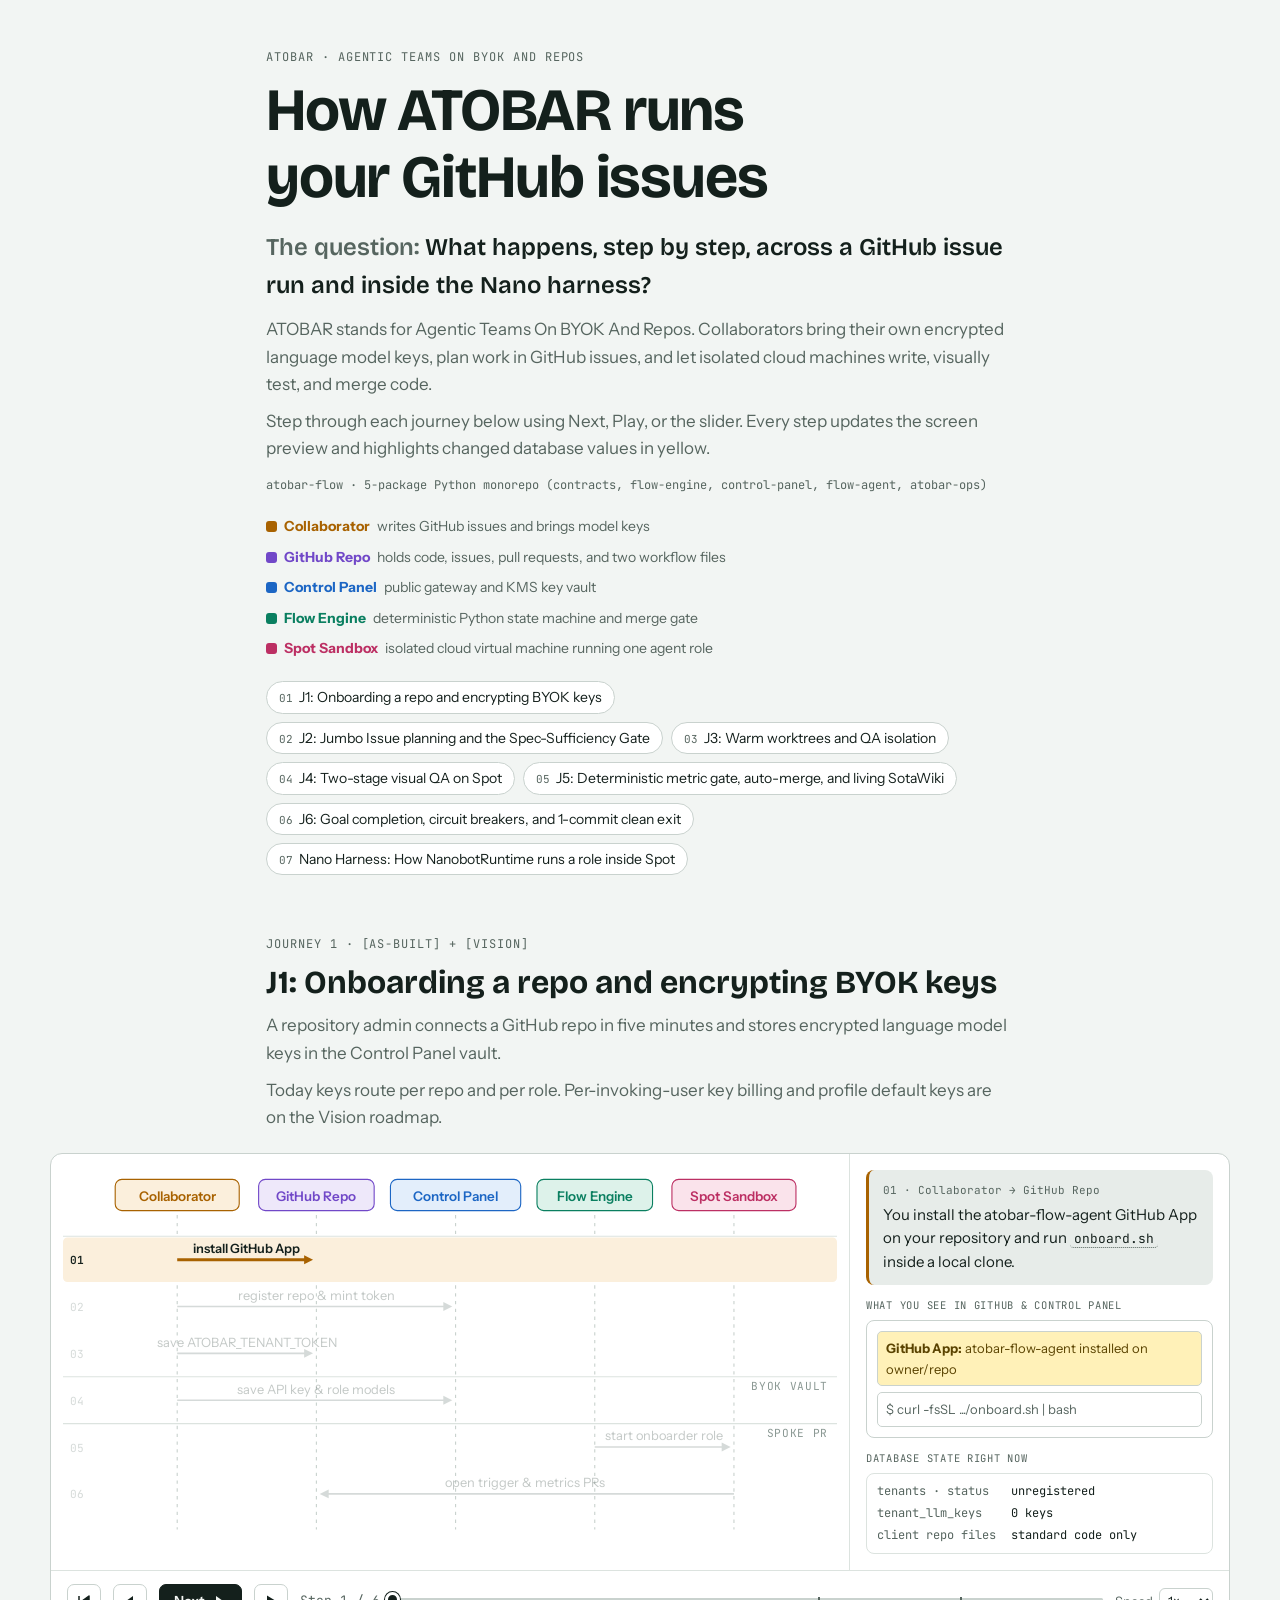
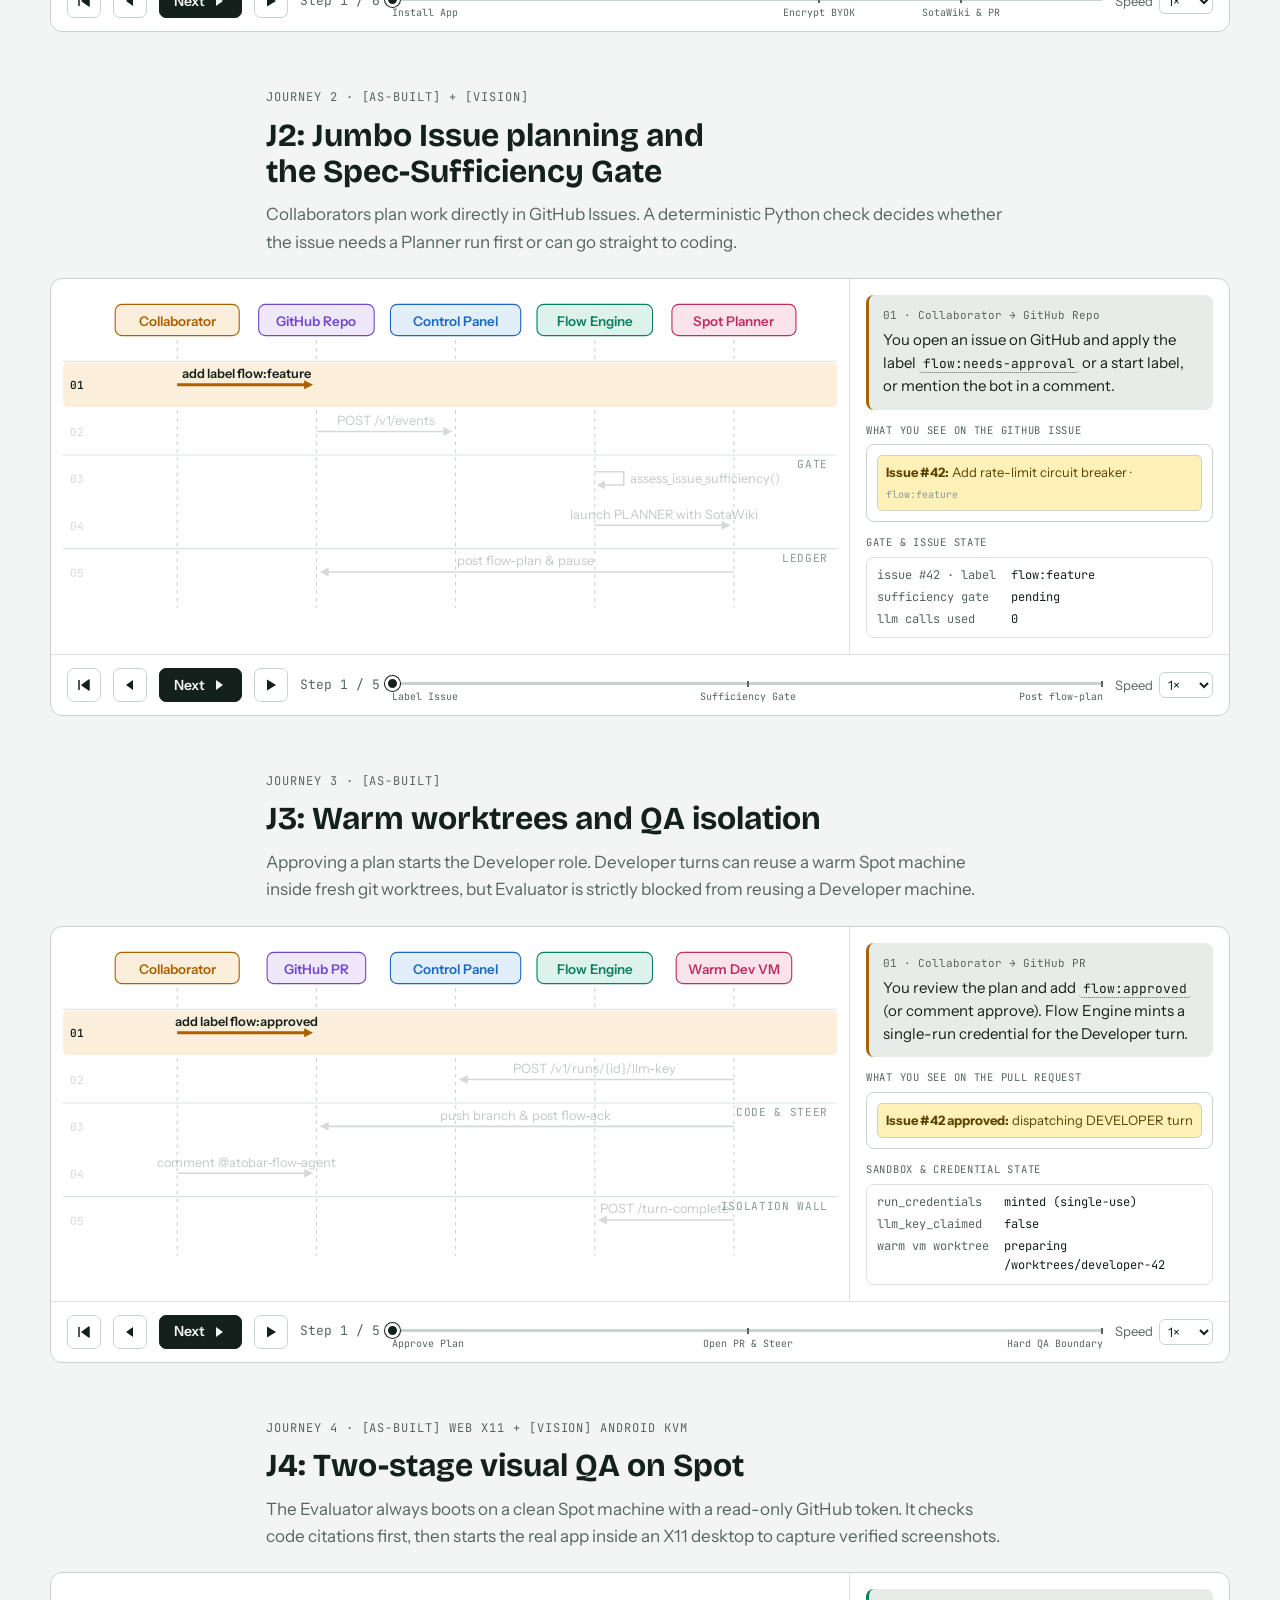
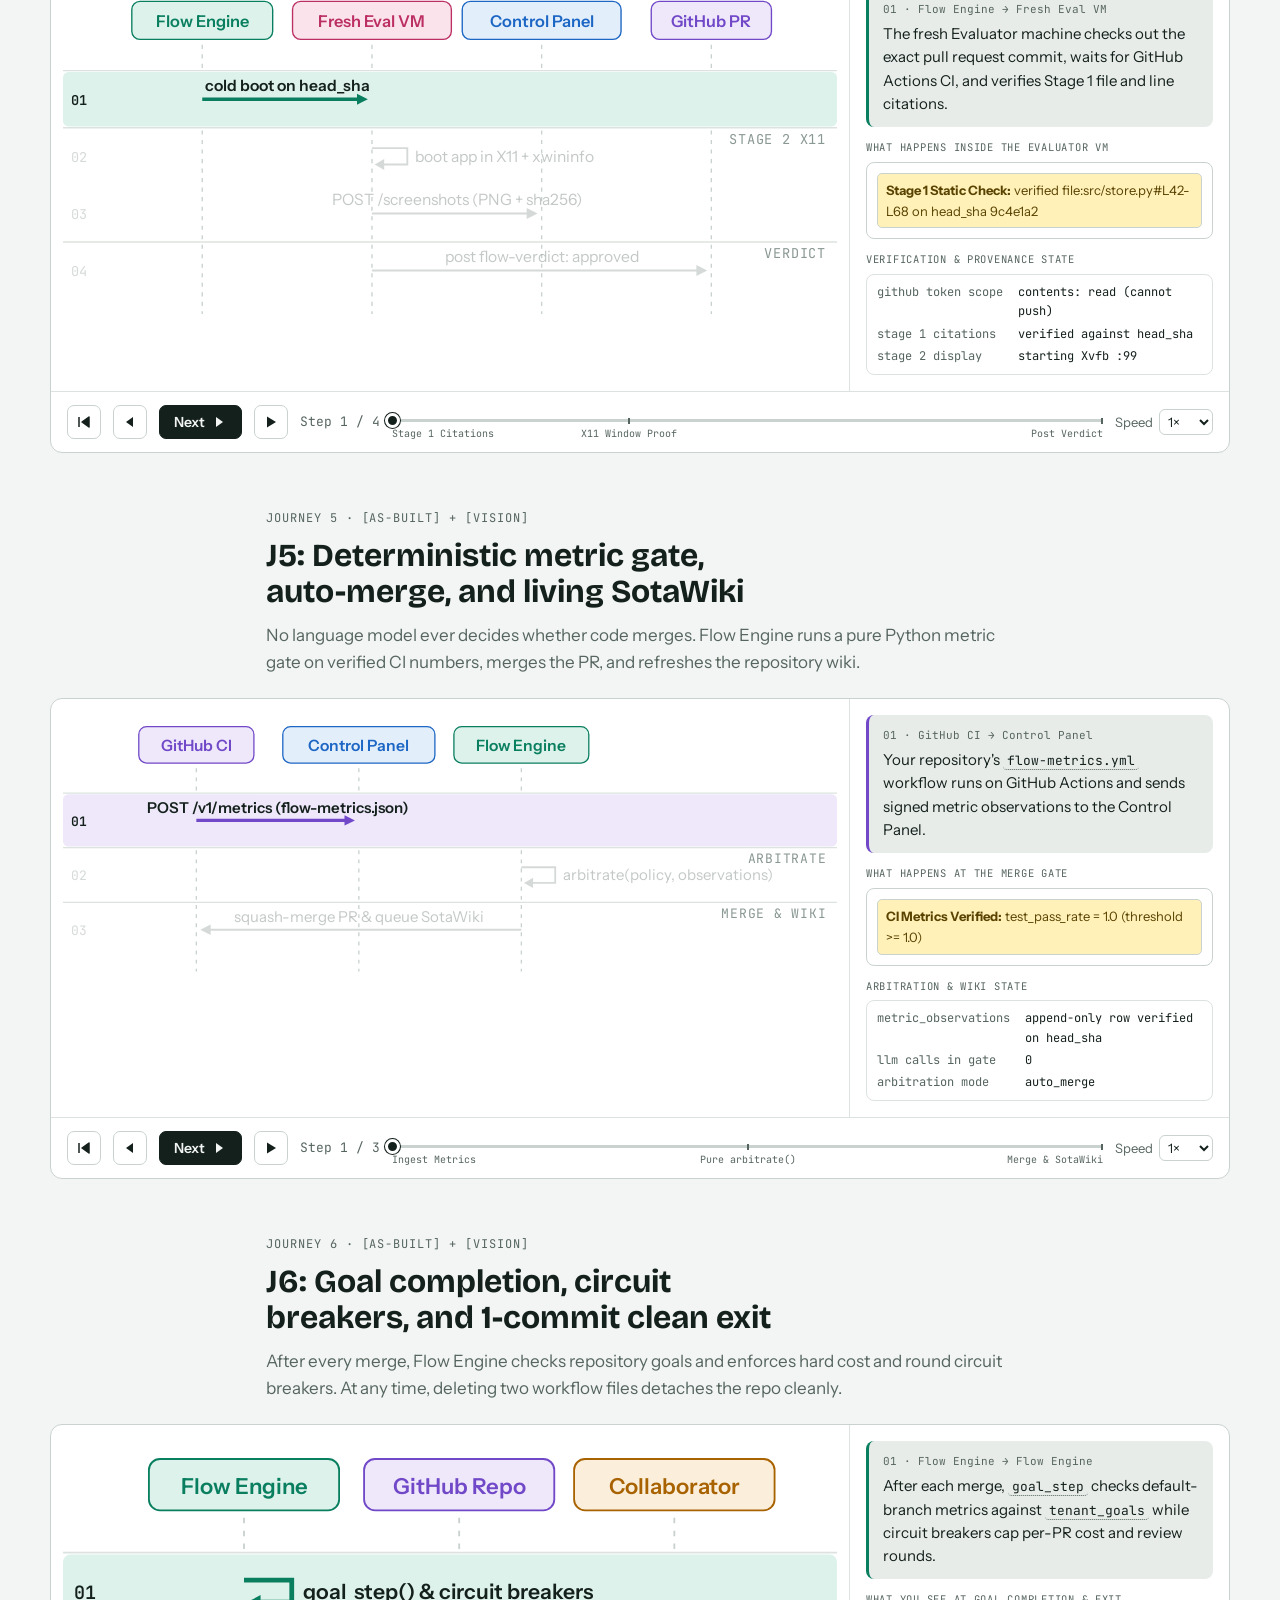
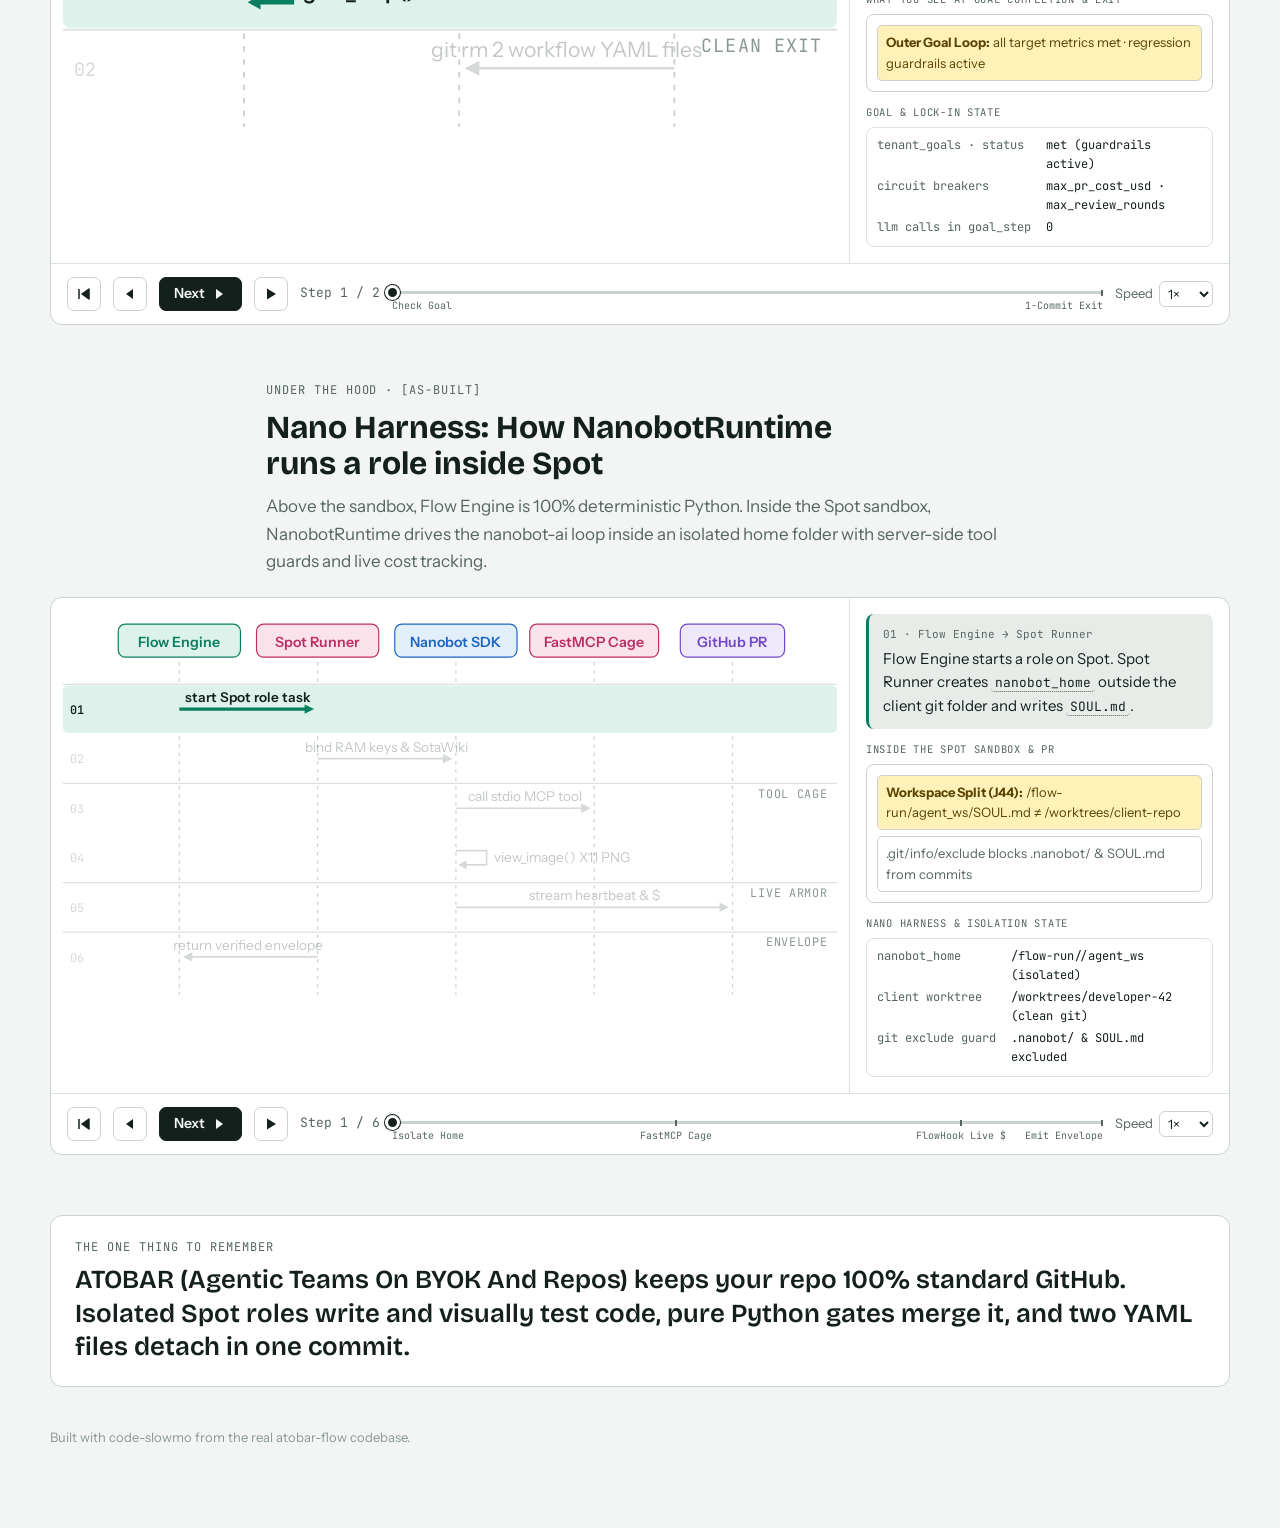
<file: explainers/user-journeys.html>
<!doctype html>
<html lang="en">
<head>
<meta charset="utf-8">
<meta name="viewport" content="width=device-width, initial-scale=1, viewport-fit=cover">
<title>How ATOBAR runs your GitHub issues</title>
<link rel="preconnect" href="https://fonts.googleapis.com">
<link rel="preconnect" href="https://fonts.gstatic.com" crossorigin>
<link rel="stylesheet" href="https://fonts.googleapis.com/css2?family=Bricolage+Grotesque:opsz,wght@12..96,600;12..96,700&family=Instrument+Sans:wght@400;500;600&family=JetBrains+Mono:wght@400;500&display=swap">
<style>
/* code-slowmo page template. Do not edit per page: pages are built from a JSON data file by scripts/build.py. */
:root{
  --bg:#F2F5F3; --surface:#FFFFFF; --surface-2:#E7ECE9; --line:#C9D2CE; --line-soft:#DCE3DF;
  --ink:#14201C; --muted:#56655F; --faint:#8A9893;
  --r1:#A86200; --r2:#7148C8; --r3:#1C66C4; --r4:#0A7F60; --r5:#BC2F63; --r0:#56655F;
  --r1-bg:#FBEFDC; --r2-bg:#EEE8FA; --r3-bg:#E3EEFB; --r4-bg:#DDF2EA; --r5-bg:#FAE3EB; --r0-bg:#E7ECE9;
  --hot:#FFF1B8; --hot-ink:#5A4300; --code-bg:#FAFBFA; --good:#0A7F60; --good-bg:#DDF2EA; --bad:#BC2F63; --bad-bg:#FAE3EB;
  --display:"Bricolage Grotesque", "Avenir Next", "Segoe UI", sans-serif;
  --sans:"Instrument Sans", -apple-system, "Segoe UI", Roboto, sans-serif;
  --mono:"JetBrains Mono", ui-monospace, "SF Mono", Menlo, Consolas, monospace;
  color-scheme: light;
}
@media (prefers-color-scheme: dark){
  :root:not([data-theme="light"]){
    --bg:#0E1412; --surface:#151D1A; --surface-2:#1C2622; --line:#2D3A35; --line-soft:#232E2A;
    --ink:#E2EAE6; --muted:#97A7A0; --faint:#6A7A74;
    --r1:#F0A23A; --r2:#A88BF2; --r3:#5EA3F3; --r4:#3DC79D; --r5:#F0729E; --r0:#97A7A0;
    --r1-bg:#33260F; --r2-bg:#261E3B; --r3-bg:#14263C; --r4-bg:#10302A; --r5-bg:#3A1826; --r0-bg:#1C2622;
    --hot:#4A3E0E; --hot-ink:#FFE38A; --code-bg:#121916; --good:#3DC79D; --good-bg:#10302A; --bad:#F0729E; --bad-bg:#3A1826;
    color-scheme: dark;
  }
}
:root[data-theme="dark"]{
  --bg:#0E1412; --surface:#151D1A; --surface-2:#1C2622; --line:#2D3A35; --line-soft:#232E2A;
  --ink:#E2EAE6; --muted:#97A7A0; --faint:#6A7A74;
  --r1:#F0A23A; --r2:#A88BF2; --r3:#5EA3F3; --r4:#3DC79D; --r5:#F0729E; --r0:#97A7A0;
  --r1-bg:#33260F; --r2-bg:#261E3B; --r3-bg:#14263C; --r4-bg:#10302A; --r5-bg:#3A1826; --r0-bg:#1C2622;
  --hot:#4A3E0E; --hot-ink:#FFE38A; --code-bg:#121916; --good:#3DC79D; --good-bg:#10302A; --bad:#F0729E; --bad-bg:#3A1826;
  color-scheme: dark;
}
*{box-sizing:border-box}
html,body{margin:0}
body{background:var(--bg); color:var(--ink); font-family:var(--sans); font-size:16px; line-height:1.6;
  padding-left:max(16px, env(safe-area-inset-left, 0px)); padding-right:max(16px, env(safe-area-inset-right, 0px)); padding-block:0 80px}
a{color:var(--r3)}
code{font-family:var(--mono); font-size:.86em; background:var(--surface-2); border-radius:4px; padding:0 4px}
code.term{border-bottom:1.5px dotted var(--muted); cursor:help}
h1,h2,h3,h4{font-family:var(--display); text-wrap:balance; margin:0; line-height:1.12}
h2{font-size:clamp(24px,3vw,32px); font-weight:700}
p{margin:0}
button{font:inherit; color:inherit}
:focus-visible{outline:2px solid var(--r3); outline-offset:2px}
[hidden]{display:none!important}
.col{max-width:68ch; margin-inline:auto}
.stage{max-width:1180px; margin-inline:auto}
section.sec{padding-block:52px 4px}
.eyebrow{font-family:var(--mono); font-size:12px; letter-spacing:.08em; text-transform:uppercase; color:var(--muted); margin-bottom:10px}
.lede{color:var(--muted); font-size:17px; margin-top:12px}
.lede p+p{margin-top:10px}

/* header */
header.top{padding-block:48px 8px}
h1{font-size:clamp(34px,6vw,60px); font-weight:700; letter-spacing:-.02em}
.question{font-family:var(--display); font-size:clamp(19px,2.4vw,24px); font-weight:600; margin-top:16px; color:var(--ink)}
.question::before{content:"The question: "; color:var(--muted); font-weight:600}
.subject{font-family:var(--mono); font-size:12px; color:var(--muted); margin-top:14px}
.legend{display:flex; flex-wrap:wrap; gap:8px 18px; margin-top:20px; font-size:14px}
.legend span{display:inline-flex; gap:7px; align-items:baseline}
.legend i{width:11px; height:11px; border-radius:3px; background:var(--c); transform:translateY(1px)}
.legend b{color:var(--c)} .legend em{font-style:normal; color:var(--muted)}
.toc{display:flex; flex-wrap:wrap; gap:8px; margin-top:22px}
.toc a{font-size:14px; text-decoration:none; color:var(--ink); border:1px solid var(--line); border-radius:999px; padding:4px 12px; background:var(--surface)}
.toc a:hover{border-color:var(--ink)}
.toc a span{font-family:var(--mono); font-size:11px; color:var(--muted); margin-right:6px}

/* role chips in prose: <span class="role" data-role="id">text</span> */
.role{font-weight:600; border-radius:4px; padding:0 4px; color:var(--c); background:var(--cbg)}

/* tooltip for explained code terms */
#tip{position:fixed; z-index:50; max-width:300px; background:var(--ink); color:var(--bg); font-size:13.5px; line-height:1.45; border-radius:8px; padding:8px 10px; pointer-events:none; box-shadow:0 6px 24px rgba(0,0,0,.2)}
#tip b{font-family:var(--mono); font-weight:500; display:block; font-size:12px; opacity:.75; margin-bottom:2px}

/* demo frame */
.demo{background:var(--surface); border:1px solid var(--line); border-radius:12px; margin-top:22px; overflow:hidden}
.demo-head{display:flex; flex-wrap:wrap; gap:10px 18px; align-items:center; justify-content:space-between; padding:10px 16px; border-bottom:1px solid var(--line-soft)}
.demo-head .t{font-family:var(--mono); font-size:12px; color:var(--muted)}
.seg{display:inline-flex; border:1px solid var(--line); border-radius:7px; overflow:hidden}
.seg button{background:none; border:0; padding:6px 12px; font-size:13px; cursor:pointer; color:var(--muted)}
.seg button[aria-pressed="true"]{background:var(--ink); color:var(--bg)}
.scroll-x{overflow-x:auto}

/* transport */
.transport{display:flex; flex-wrap:wrap; align-items:center; gap:8px 12px; padding:12px 16px; border-top:1px solid var(--line-soft)}
.tbtn{display:inline-grid; place-items:center; width:34px; height:34px; border:1px solid var(--line); border-radius:7px; background:var(--surface); cursor:pointer}
.tbtn:hover{border-color:var(--ink)}
.tbtn svg{width:16px; height:16px}
.tbtn.primary{background:var(--ink); color:var(--bg); border-color:var(--ink); width:auto; padding:0 14px; gap:6px; grid-auto-flow:column; font-size:14px; font-weight:600}
.count{font-family:var(--mono); font-size:13px; color:var(--muted); font-variant-numeric:tabular-nums; min-width:6em}
.scrub{position:relative; flex:1 1 220px; height:36px; min-width:160px}
.scrub input{position:absolute; inset:0; width:100%; margin:0; opacity:0; cursor:pointer; z-index:2}
.scrub .track{position:absolute; left:0; right:0; top:15px; height:3px; border-radius:2px; background:var(--line)}
.scrub .fill{position:absolute; left:0; top:15px; height:3px; border-radius:2px; background:var(--ink)}
.scrub .knob{position:absolute; top:9px; width:15px; height:15px; margin-left:-7px; border-radius:50%; background:var(--ink); border:3px solid var(--surface); box-shadow:0 0 0 1px var(--ink)}
.scrub input:focus-visible ~ .knob{box-shadow:0 0 0 3px var(--r3)}
.scrub .tick{position:absolute; top:22px; transform:translateX(-50%); font-family:var(--mono); font-size:10px; color:var(--muted); white-space:nowrap}
.scrub .tick::before{content:""; position:absolute; left:50%; top:-8px; width:2px; height:6px; background:var(--muted); margin-left:-1px}
.scrub .tick.first{transform:none} .scrub .tick.first::before{left:1px}
.scrub .tick.last{transform:translateX(-100%)} .scrub .tick.last::before{left:auto; right:0}
.speed{font-size:13px; color:var(--muted); display:flex; gap:6px; align-items:center}
.speed select{font:inherit; color:var(--ink); background:var(--surface); border:1px solid var(--line); border-radius:6px; padding:3px 4px}

/* side panels / narration */
.side{padding:16px; display:flex; flex-direction:column; gap:12px; min-width:0}
.side .k,.blk .k{font-family:var(--mono); font-size:10.5px; text-transform:uppercase; letter-spacing:.07em; color:var(--muted)}
.side h4{font-size:20px; font-weight:600}
.side p{font-size:15px; line-height:1.55}
.side .path{font-family:var(--mono); font-size:12px; color:var(--muted); word-break:break-all}
.side ul{margin:0; padding-left:18px; font-size:14px; color:var(--muted)}
.say{border-radius:8px; padding:12px 14px; background:var(--surface-2); font-size:15px; line-height:1.55; border-left:3px solid var(--c, var(--line))}
.say .stepn{font-family:var(--mono); font-size:11px; color:var(--muted); display:block; margin-bottom:4px}

/* screen (agent-written mini UI) and state readout */
.screen{border:1px solid var(--line); border-radius:8px; background:var(--surface); padding:10px; font-size:13px; overflow:auto}
.screen-label{font-family:var(--mono); font-size:10.5px; text-transform:uppercase; letter-spacing:.07em; color:var(--muted); margin-bottom:6px}
.scr-row{display:flex; gap:8px; align-items:stretch} .scr-col{display:flex; flex-direction:column; gap:6px; min-width:0}
.scr-box{border:1px solid var(--line); border-radius:5px; padding:6px 8px; background:var(--surface)}
.scr-muted{color:var(--muted)} .scr-hot{background:var(--hot); color:var(--hot-ink)} .scr-sel{box-shadow:0 0 0 2px var(--r3)}
.scr-ghost{opacity:.4; border-style:dashed} .scr-off{opacity:.45; filter:grayscale(1)} .scr-line{height:3px; border-radius:2px; background:var(--r3)}
.scr-tag{font-family:var(--mono); font-size:10px; color:var(--faint)}
.state{display:grid; grid-template-columns:auto minmax(0,1fr); gap:3px 12px; font-family:var(--mono); font-size:12px; border:1px solid var(--line-soft); border-radius:8px; padding:8px 10px; background:var(--surface)}
.state .sk{color:var(--muted)} .state .sv{word-break:break-word; border-radius:3px; padding:0 3px}
.chg{background:var(--hot); color:var(--hot-ink)}

/* glossary */
.gloss{display:grid; grid-template-columns:repeat(auto-fill,minmax(240px,1fr)); gap:12px; margin-top:22px}
.gcard{background:var(--surface); border:1px solid var(--line); border-radius:10px; padding:14px 16px; display:flex; flex-direction:column; gap:6px}
.gcard b{font-family:var(--display); font-size:18px; font-weight:600}
.gcard .code{font-family:var(--mono); font-size:12px; color:var(--muted)}
.gcard p{font-size:14.5px}
.gcard .ex{font-size:13.5px; color:var(--muted); border-top:1px dashed var(--line); padding-top:6px}

/* map */
.map-wrap{display:grid; grid-template-columns:minmax(0,1fr) 300px}
@media (max-width:900px){ .map-wrap{grid-template-columns:1fr} .map-wrap .side{border-top:1px solid var(--line-soft)} }
@media (min-width:901px){ .map-wrap .side{border-left:1px solid var(--line-soft)} }
.map{padding:12px; min-width:0}
.map svg{display:block; width:100%; min-width:620px; height:auto; font-family:var(--sans)}
.area rect{fill:var(--surface-2); stroke:var(--line)}
.area .al{font-family:var(--mono); font-size:11px; fill:var(--muted); letter-spacing:.05em; text-transform:uppercase}
.area .ab{font-family:var(--display); font-size:21px; font-weight:600; fill:var(--ink)}
.area .as{font-size:12.5px; fill:var(--muted)}
.mode-areas .area{cursor:pointer} .mode-areas .area:hover rect{stroke:var(--ink)}
.mode-parts .area .ab,.mode-parts .area .as{display:none} .mode-areas .area .al{display:none}
.mode-areas .part,.mode-areas .link{display:none} .mode-parts .alink{display:none}
.part{cursor:pointer}
.part rect{fill:var(--surface); stroke:var(--c); stroke-width:1.5}
.part text{fill:var(--ink); font-size:13px; font-weight:600}
.part text.s{fill:var(--muted); font-size:11px; font-weight:400; font-family:var(--mono)}
.part:hover rect,.part.on rect{fill:var(--cbg); stroke-width:2.5}
.link path{fill:none; stroke:var(--faint); stroke-width:1.4}
.link polygon{fill:var(--faint)}
.link text,.alink text{font-size:11px; fill:var(--muted); paint-order:stroke; stroke:var(--surface); stroke-width:4px; stroke-linejoin:round}
.alink text{font-size:12px; fill:var(--ink)}
.alink path{fill:none; stroke:var(--muted); stroke-width:1.8} .alink polygon{fill:var(--muted)}
.link.on path{stroke:var(--c); stroke-width:2.6} .link.on polygon{fill:var(--c)} .link.on text{fill:var(--ink); font-weight:600}
.dim .part:not(.on),.dim .link:not(.on){opacity:.2}
.badge circle{fill:var(--ink)} .badge text{fill:var(--bg); font-size:11px; font-weight:700; font-family:var(--mono)}

/* flow */
.flow-wrap{display:grid; grid-template-columns:minmax(0,1fr) 380px}
@media (max-width:1000px){ .flow-wrap{grid-template-columns:1fr} .flow-wrap .side{border-top:1px solid var(--line-soft)} }
@media (min-width:1001px){ .flow-wrap .side{border-left:1px solid var(--line-soft)} }
.flow{padding:12px; min-width:0}
.flow svg{display:block; width:100%; min-width:620px; height:auto; font-family:var(--sans)}
.lane-h rect{fill:var(--cbg); stroke:var(--c)} .lane-h text{font-size:12px; font-weight:600; fill:var(--c)}
.lifeline{stroke:var(--line); stroke-dasharray:3 4}
.msg{cursor:pointer}
.msg line,.msg path{stroke:var(--faint); stroke-width:1.4; fill:none} .msg polygon{fill:var(--faint)}
.msg text{font-size:11.5px; fill:var(--muted)} .msg .num{font-family:var(--mono); font-size:10px; fill:var(--faint)}
.msg .band{fill:transparent}
.msg.past line,.msg.past path{stroke:var(--muted)} .msg.past polygon{fill:var(--muted)} .msg.past text{fill:var(--ink)}
.msg.future{opacity:.35}
.msg.on line,.msg.on path{stroke:var(--c); stroke-width:2.6} .msg.on polygon{fill:var(--c)} .msg.on text{fill:var(--ink); font-weight:600} .msg.on .band{fill:var(--cbg)}
.phase{font-family:var(--mono); font-size:10px; fill:var(--faint); letter-spacing:.06em} .phase-line{stroke:var(--line-soft)}

/* trace */
.trace{display:grid; grid-template-columns:minmax(0,1.15fr) minmax(0,1fr)}
@media (max-width:1000px){ .trace{grid-template-columns:1fr} .codepane{border-bottom:1px solid var(--line-soft)} }
@media (min-width:1001px){ .codepane{border-right:1px solid var(--line-soft)} }
.codepane{min-width:0; display:flex; flex-direction:column}
.filetabs{display:flex; flex-wrap:wrap; gap:2px; padding:8px 8px 0; border-bottom:1px solid var(--line-soft); background:var(--surface-2)}
.filetab{font-family:var(--mono); font-size:11.5px; padding:6px 10px; border-radius:6px 6px 0 0; color:var(--muted); border:1px solid transparent; border-bottom:0; margin-bottom:-1px}
.filetab.on{background:var(--code-bg); color:var(--ink); border-color:var(--line-soft)}
.code{background:var(--code-bg); font-family:var(--mono); font-size:12.5px; line-height:1.65; overflow:auto; max-height:600px; padding-block:8px}
.ln{display:grid; grid-template-columns:22px 40px minmax(0,1fr); white-space:pre}
.ln .ar{color:var(--r3); text-align:center; font-size:11px} .ln .no{color:var(--faint); text-align:right; padding-right:12px; user-select:none} .ln .cd{padding-right:12px}
.ln.cur{background:var(--hot)} .ln.cur .cd{color:var(--hot-ink)} .ln.rng{background:color-mix(in srgb, var(--hot) 45%, transparent)}
.ln.dim .cd{opacity:.45}
.tk{color:var(--r2)} .ts{color:var(--r4)} .tc{color:var(--faint); font-style:italic} .tf{color:var(--r3)}
.callout{margin:4px 12px 8px 62px; font-family:var(--sans); font-size:14.5px; line-height:1.55; white-space:normal; background:var(--surface); border:1px solid var(--line); border-left:3px solid var(--r3); border-radius:6px; padding:10px 12px; color:var(--ink)}
.ask{margin-top:10px; padding-top:10px; border-top:1px dashed var(--line)}
.ask b{display:block; margin-bottom:8px}
.opts{display:flex; flex-wrap:wrap; gap:6px}
.opts button{border:1px solid var(--line); background:var(--surface-2); border-radius:6px; padding:5px 10px; font-size:13px; cursor:pointer}
.opts button:hover{border-color:var(--ink)}
.opts button.right{background:var(--good-bg); border-color:var(--good); color:var(--good)} .opts button.wrong{background:var(--bad-bg); border-color:var(--bad); color:var(--bad)}
.reveal{margin-top:8px; font-size:14px}
.statepane{display:flex; flex-direction:column; min-width:0}
.blk{padding:12px 16px; border-bottom:1px solid var(--line-soft); min-width:0}
.blk:last-child{border-bottom:0}
.blk .k{margin-bottom:8px; display:flex; justify-content:space-between; gap:8px}
.stack{display:flex; flex-direction:column-reverse; gap:3px}
.frame{font-family:var(--mono); font-size:12px; padding:4px 8px; border-radius:5px; border-left:3px solid var(--c); background:var(--surface-2); color:var(--muted); display:flex; justify-content:space-between; gap:8px}
.frame.top{background:var(--cbg); color:var(--ink); font-weight:500}
.frame small{color:var(--faint); font-size:10.5px; font-family:var(--sans); text-align:right}
.vars{display:grid; grid-template-columns:auto minmax(0,1fr); gap:3px 12px; font-family:var(--mono); font-size:12px}
.vars .vn{color:var(--muted); cursor:default} .vars .vv{word-break:break-word; border-radius:3px; padding:0 3px}
.log{font-family:var(--mono); font-size:11.5px; line-height:1.6; max-height:160px; overflow:auto; display:flex; flex-direction:column}
.log div{display:grid; grid-template-columns:auto minmax(0,1fr); gap:8px}
.log div span:first-child{color:var(--c); font-weight:500}
.log div.new{background:var(--hot); color:var(--hot-ink)}
.none{color:var(--faint); font-size:13px}
.example{font-family:var(--mono); font-size:10px; color:var(--r1); border:1px solid currentColor; border-radius:3px; padding:0 3px; margin-left:4px; vertical-align:1px; background:none}

/* compare */
.cmp{display:grid; grid-template-columns:1fr 1fr}
@media (max-width:760px){ .cmp{grid-template-columns:1fr} }
.cmp > div{padding:16px; display:flex; flex-direction:column; gap:12px; min-width:0}
.cmp > div + div{border-left:1px solid var(--line-soft)}
@media (max-width:760px){ .cmp > div + div{border-left:0; border-top:1px solid var(--line-soft)} }
.cmp h4{font-size:18px; font-weight:600}

/* text, custom, takeaway */
.prose{display:flex; flex-direction:column; gap:12px; margin-top:16px; font-size:16.5px}
.custom{margin-top:22px}
.takeaway{margin-top:56px; background:var(--surface); border:1px solid var(--line); border-radius:12px; padding:22px 24px}
.takeaway .eyebrow{margin-bottom:6px}
.takeaway p{font-family:var(--display); font-size:clamp(20px,2.6vw,26px); font-weight:600; line-height:1.3}
footer{margin-top:40px; font-size:13px; color:var(--faint)}
@media (prefers-reduced-motion: reduce){ *{transition:none!important; animation:none!important; scroll-behavior:auto!important} }
</style>
</head>
<body>
<div id="app"></div>
<div id="tip" hidden></div>
<script id="page-data" type="application/json">{"eyebrow": "ATOBAR · Agentic Teams On BYOK And Repos", "title": "How ATOBAR runs your GitHub issues", "question": "What happens, step by step, across a GitHub issue run and inside the Nano harness?", "intro": ["ATOBAR stands for Agentic Teams On BYOK And Repos. Collaborators bring their own encrypted language model keys, plan work in GitHub issues, and let isolated cloud machines write, visually test, and merge code.", "Step through each journey below using Next, Play, or the slider. Every step updates the screen preview and highlights changed database values in yellow."], "subject": "atobar-flow · 5-package Python monorepo (contracts, flow-engine, control-panel, flow-agent, atobar-ops)", "roles": [{"id": "human", "name": "Collaborator", "about": "writes GitHub issues and brings model keys"}, {"id": "github", "name": "GitHub Repo", "about": "holds code, issues, pull requests, and two workflow files"}, {"id": "cp", "name": "Control Panel", "about": "public gateway and KMS key vault"}, {"id": "fe", "name": "Flow Engine", "about": "deterministic Python state machine and merge gate"}, {"id": "spot", "name": "Spot Sandbox", "about": "isolated cloud virtual machine running one agent role"}], "terms": {"onboard.sh": "The five-minute setup script that connects a GitHub repository to atobar-flow.", "flow-trigger.yml": "The GitHub Actions workflow file in your repo that forwards issue labels and comments to atobar-flow.", "flow-metrics.yml": "The GitHub Actions workflow file in your repo that runs metric checks and sends numeric results to atobar-flow.", "ATOBAR_TENANT_TOKEN": "The secret token saved in your GitHub repo so its workflows can talk to the Control Panel.", "tenant_llm_keys": "The Control Panel database table that stores encrypted API keys.", "tenant_role_llm": "The Control Panel database table that maps each agent role to a model provider and model name.", "SotaWiki": "The per-repo Knowledge Engine snapshot (purpose, stack, layout, invariants, and Mermaid diagram) injected so any BYOK model follows your repo's best practices.", "assess_issue_sufficiency": "The deterministic Python function in flow-engine that checks if an issue is detailed enough to skip planning.", "flow-plan": "The structured markdown checklist comment that the Planner role posts on a GitHub issue.", "flow:needs-approval": "The GitHub label that pauses an issue until a human approves the plan.", "flow:approved": "The GitHub label a human adds to approve a plan and start the Developer role.", "prepare_role_worktree": "The sandbox function that creates a clean git folder for the next role on a warm machine.", "WARM_HANDOVER_FORBIDDEN_ROLES": "The rule in contracts that blocks Evaluator and Arbitrator from reusing a Developer machine.", "flow-ack": "The comment the Developer role posts on a pull request to report which review findings it fixed.", "flow-verdict": "The comment the Evaluator role posts on a pull request after running static and visual checks.", "xwininfo": "The Linux X11 tool that lists real open windows on the display server.", "arbitrate": "The pure Python function in contracts that checks if all business metrics pass before merging.", "loop_rounds": "The Flow Engine database table that records tokens, cost, and state for every agent turn.", "tenant_goals": "The Flow Engine database table that tracks repository metric goals and spend caps.", "goal_step": "The pure Python function in flow-engine that checks if all repository target metrics are met after a merge.", "NanobotRuntime": "The headless runner in flow-agent that executes each agent role through the nanobot-ai Python SDK.", "nanobot_home": "The isolated folder outside your client repository where the Nano harness keeps SOUL.md and session memory.", "SOUL.md": "The per-run persona and rule file written into nanobot_home for the active agent role.", "tools_mcp": "The out-of-process stdio FastMCP server that enforces per-role tool allowlists.", "view_image": "The workspace-jailed multimodal image reader that lets the Evaluator inspect real X11 screenshots.", "FlowHook": "The lifecycle hook around every Nano turn that tracks heartbeats, stalls, and per-tool token spend."}, "sections": [{"type": "flow", "id": "j1-onboarding", "eyebrow": "Journey 1 · [AS-BUILT] + [VISION]", "title": "J1: Onboarding a repo and encrypting BYOK keys", "intro": ["A repository admin connects a GitHub repo in five minutes and stores encrypted language model keys in the Control Panel vault.", "Today keys route per repo and per role. Per-invoking-user key billing and profile default keys are on the Vision roadmap."], "lanes": [{"id": "human", "name": "Collaborator", "role": "human"}, {"id": "gh", "name": "GitHub Repo", "role": "github"}, {"id": "cp", "name": "Control Panel", "role": "cp"}, {"id": "fe", "name": "Flow Engine", "role": "fe"}, {"id": "spot", "name": "Spot Sandbox", "role": "spot"}], "screenLabel": "What you see in GitHub & Control Panel", "stateLabel": "Database state right now", "steps": [{"phase": "setup", "tick": "Install App", "from": "human", "to": "gh", "label": "install GitHub App", "say": "You install the atobar-flow-agent GitHub App on your repository and run <code>onboard.sh<\/code> inside a local clone.", "screen": "<div class='scr-col'><div class='scr-box scr-hot'><b>GitHub App:<\/b> atobar-flow-agent installed on owner/repo<\/div><div class='scr-box scr-muted'>$ curl -fsSL .../onboard.sh | bash<\/div><\/div>", "state": {"tenants · status": "unregistered", "tenant_llm_keys": "0 keys", "client repo files": "standard code only"}}, {"from": "human", "to": "cp", "label": "register repo & mint token", "say": "You add the repository in the Control Panel. The Control Panel creates a tenant token and stores only its hash.", "screen": "<div class='scr-col'><div class='scr-box'><b>Control Panel:<\/b> owner/repo registered<\/div><div class='scr-box scr-hot'><b>Token minted:<\/b> atb_9f8a... (shown once)<\/div><\/div>", "state": {"tenants · status": "onboarding", "tenant_tokens · hash": "sha256:4b8e...", "tenant_llm_keys": "0 keys"}}, {"from": "human", "to": "gh", "label": "save ATOBAR_TENANT_TOKEN", "say": "The setup script saves <code>ATOBAR_TENANT_TOKEN<\/code> in your repository's GitHub Actions secrets.", "screen": "<div class='scr-col'><div class='scr-box scr-hot'><b>GitHub Secret saved:<\/b> ATOBAR_TENANT_TOKEN<\/div><\/div>", "state": {"tenants · status": "onboarding", "github secret": "ATOBAR_TENANT_TOKEN = set", "tenant_llm_keys": "0 keys"}}, {"phase": "byok vault", "tick": "Encrypt BYOK", "from": "human", "to": "cp", "label": "save API key & role models", "say": "You paste your provider key. The Control Panel encrypts it with AWS KMS and saves it in <code>tenant_llm_keys<\/code>, then maps roles in <code>tenant_role_llm<\/code>.", "screen": "<div class='scr-col'><div class='scr-box scr-hot'><b>KMS Vault:<\/b> claude &amp; gemini keys sealed (AES-GCM)<\/div><div class='scr-box'><b>Role routing:<\/b> developer &rarr; claude, evaluator &rarr; gemini<\/div><\/div>", "state": {"tenant_llm_keys": "sealed (AAD: tenant_id + provider)", "tenant_role_llm": "planner/dev: claude · eval: gemini", "vision roadmap": "user_llm_keys + invoking_user (J53)"}}, {"phase": "spoke pr", "tick": "SotaWiki & PR", "from": "fe", "to": "spot", "label": "start onboarder role", "say": "Flow Engine starts the onboarder role on a Spot machine. The onboarder scans your repo layout and conventions to build the <code>SotaWiki<\/code> Knowledge Engine map.", "screen": "<div class='scr-col'><div class='scr-box scr-hot'><b>Spot Onboarder:<\/b> Knowledge Engine (Mermaid SotaWiki) compiled<\/div><\/div>", "state": {"repository_wikis · status": "ready (Mermaid validated)", "tenant_llm_keys": "sealed (AAD: tenant_id + provider)", "client repo files": "opening onboarding PR"}}, {"from": "spot", "to": "gh", "label": "open trigger & metrics PRs", "say": "Setup opens pull requests for <code>flow-trigger.yml<\/code> and <code>flow-metrics.yml<\/code> once Flow Engine compiles your metric. Merging them activates the repo.", "screen": "<div class='scr-col'><div class='scr-box scr-hot'><b>Workflows Active:<\/b> .github/workflows/flow-trigger.yml + flow-metrics.yml<\/div><\/div>", "state": {"tenants · status": "active", "repository_wikis · status": "ready (Mermaid validated)", "client repo files": "2 YAML workflows (0 SDK imports)"}}]}, {"type": "flow", "id": "j2-planning", "eyebrow": "Journey 2 · [AS-BUILT] + [VISION]", "title": "J2: Jumbo Issue planning and the Spec-Sufficiency Gate", "intro": ["Collaborators plan work directly in GitHub Issues. A deterministic Python check decides whether the issue needs a Planner run first or can go straight to coding."], "lanes": [{"id": "human", "name": "Collaborator", "role": "human"}, {"id": "gh", "name": "GitHub Repo", "role": "github"}, {"id": "cp", "name": "Control Panel", "role": "cp"}, {"id": "fe", "name": "Flow Engine", "role": "fe"}, {"id": "spot", "name": "Spot Planner", "role": "spot"}], "screenLabel": "What you see on the GitHub Issue", "stateLabel": "Gate & issue state", "steps": [{"phase": "trigger", "tick": "Label Issue", "from": "human", "to": "gh", "label": "add label flow:feature", "say": "You open an issue on GitHub and apply the label <code>flow:needs-approval<\/code> or a start label, or mention the bot in a comment.", "screen": "<div class='scr-col'><div class='scr-box scr-hot'><b>Issue #42:<\/b> Add rate-limit circuit breaker · <span class='scr-tag'>flow:feature<\/span><\/div><\/div>", "state": {"issue #42 · label": "flow:feature", "sufficiency gate": "pending", "llm calls used": "0"}}, {"from": "gh", "to": "cp", "label": "POST /v1/events", "say": "The workflow <code>flow-trigger.yml<\/code> forwards the signed event to the Control Panel, which verifies the token and sends it to Flow Engine.", "screen": "<div class='scr-col'><div class='scr-box'><b>Webhook ingress:<\/b> POST /v1/events verified<\/div><\/div>", "state": {"conductor_events": "deduplicated event_id recorded", "sufficiency gate": "running", "llm calls used": "0"}}, {"phase": "gate", "tick": "Sufficiency Gate", "from": "fe", "to": "fe", "label": "assess_issue_sufficiency()", "say": "Flow Engine runs <code>assess_issue_sufficiency<\/code> in pure Python. Concrete specs with file targets go straight to Developer; broad specs route to Planner.", "screen": "<div class='scr-col'><div class='scr-box scr-hot'><b>Spec-Sufficiency Gate (0 LLM):<\/b> Broad spec detected &rarr; route to PLANNER<\/div><\/div>", "state": {"sufficiency gate": "needs_plan (broad scope)", "next role": "planner", "llm calls used": "0"}}, {"from": "fe", "to": "spot", "label": "launch PLANNER with SotaWiki", "say": "Flow Engine starts the Planner role on Spot and injects your <code>SotaWiki<\/code> Knowledge Engine map so any BYOK model starts knowing your module layout.", "screen": "<div class='scr-col'><div class='scr-box'><b>Spot Planner running:<\/b> reading SotaWiki &amp; repo tree (read-only)<\/div><\/div>", "state": {"active role": "planner (read-only worktree)", "context loaded": "SotaWiki + TenantManifest", "llm calls used": "1 planning turn"}}, {"phase": "ledger", "tick": "Post flow-plan", "from": "spot", "to": "gh", "label": "post flow-plan & pause", "say": "The Planner posts a <code>flow-plan<\/code> checklist comment naming the target files and acceptance criteria, then sets <code>flow:needs-approval<\/code> for human review.", "screen": "<div class='scr-col'><div class='scr-box scr-hot'><b>Comment by bot:<\/b> flow-plan Task Ledger (3 work packages)<\/div><div class='scr-box'><b>Label updated:<\/b> <span class='scr-tag'>flow:needs-approval<\/span><\/div><\/div>", "state": {"issue #42 · label": "flow:needs-approval", "pinned comment": "flow-plan Task Ledger posted", "vision roadmap": "venture_jumbo_links across repos"}}]}, {"type": "flow", "id": "j3-execution", "eyebrow": "Journey 3 · [AS-BUILT]", "title": "J3: Warm worktrees and QA isolation", "intro": ["Approving a plan starts the Developer role. Developer turns can reuse a warm Spot machine inside fresh git worktrees, but Evaluator is strictly blocked from reusing a Developer machine."], "lanes": [{"id": "human", "name": "Collaborator", "role": "human"}, {"id": "gh", "name": "GitHub PR", "role": "github"}, {"id": "cp", "name": "Control Panel", "role": "cp"}, {"id": "fe", "name": "Flow Engine", "role": "fe"}, {"id": "spot", "name": "Warm Dev VM", "role": "spot"}], "screenLabel": "What you see on the Pull Request", "stateLabel": "Sandbox & credential state", "steps": [{"phase": "approve", "tick": "Approve Plan", "from": "human", "to": "gh", "label": "add label flow:approved", "say": "You review the plan and add <code>flow:approved<\/code> (or comment approve). Flow Engine mints a single-run credential for the Developer turn.", "screen": "<div class='scr-col'><div class='scr-box scr-hot'><b>Issue #42 approved:<\/b> dispatching DEVELOPER turn<\/div><\/div>", "state": {"run_credentials": "minted (single-use)", "llm_key_claimed": "false", "warm vm worktree": "preparing /worktrees/developer-42"}}, {"from": "spot", "to": "cp", "label": "POST /v1/runs/{id}/llm-key", "say": "The Spot machine claims its decrypted model key once, binding the credential to its cloud instance ID so no other machine can reuse it.", "screen": "<div class='scr-col'><div class='scr-box'><b>KMS Key Claimed:<\/b> bound to EC2 X-Instance-ID i-0a9f...<\/div><\/div>", "state": {"run_credentials": "bound to instance i-0a9f...", "llm_key_claimed": "true (single-use locked)", "warm vm worktree": "/worktrees/developer-42 active"}}, {"phase": "code & steer", "tick": "Open PR & Steer", "from": "spot", "to": "gh", "label": "push branch & post flow-ack", "say": "The Developer writes tests first, implements the change, opens a pull request, and posts a <code>flow-ack<\/code> summary while streaming live telemetry.", "screen": "<div class='scr-col'><div class='scr-box scr-hot'><b>PR #48 Opened:<\/b> feat: add circuit breaker · flow-ack posted<\/div><\/div>", "state": {"pr #48 · head_sha": "9c4e1a2", "loop_rounds · role": "developer (round 1)", "telemetry comment": "streaming tool calls & spend"}}, {"from": "human", "to": "gh", "label": "comment @atobar-flow-agent", "say": "You can steer an active or paused pull request at any time in plain English by commenting to the agent on the PR thread.", "screen": "<div class='scr-col'><div class='scr-box scr-hot'><b>You commented:<\/b> @atobar-flow-agent use exponential jitter in store.py<\/div><\/div>", "state": {"pr #48 · steering": "human directive queued", "warm handover": "prepare_role_worktree() reuses warm VM", "next role after dev": "evaluator"}}, {"phase": "isolation wall", "tick": "Hard QA Boundary", "from": "spot", "to": "fe", "label": "POST /turn-complete", "say": "When the Developer finishes, Flow Engine checks <code>WARM_HANDOVER_FORBIDDEN_ROLES<\/code>. Because the next role is Evaluator, it orders the Developer machine to shut down.", "screen": "<div class='scr-col'><div class='scr-box scr-hot'><b>Zero-Trust Guard:<\/b> WARM_HANDOVER_FORBIDDEN_ROLES = {evaluator, arbitrator} &rarr; terminate Dev VM<\/div><\/div>", "state": {"warm dev vm action": "terminate (handover forbidden)", "evaluator vm": "launching fresh cold Spot VM", "evaluator token": "contents: read only"}}]}, {"type": "flow", "id": "j4-visual-qa", "eyebrow": "Journey 4 · [AS-BUILT] Web X11 + [VISION] Android KVM", "title": "J4: Two-stage visual QA on Spot", "intro": ["The Evaluator always boots on a clean Spot machine with a read-only GitHub token. It checks code citations first, then starts the real app inside an X11 desktop to capture verified screenshots."], "lanes": [{"id": "fe", "name": "Flow Engine", "role": "fe"}, {"id": "eval", "name": "Fresh Eval VM", "role": "spot"}, {"id": "cp", "name": "Control Panel", "role": "cp"}, {"id": "gh", "name": "GitHub PR", "role": "github"}], "screenLabel": "What happens inside the Evaluator VM", "stateLabel": "Verification & provenance state", "steps": [{"phase": "stage 1", "tick": "Stage 1 Citations", "from": "fe", "to": "eval", "label": "cold boot on head_sha", "say": "The fresh Evaluator machine checks out the exact pull request commit, waits for GitHub Actions CI, and verifies Stage 1 file and line citations.", "screen": "<div class='scr-col'><div class='scr-box scr-hot'><b>Stage 1 Static Check:<\/b> verified file:src/store.py#L42-L68 on head_sha 9c4e1a2<\/div><\/div>", "state": {"github token scope": "contents: read (cannot push)", "stage 1 citations": "verified against head_sha", "stage 2 display": "starting Xvfb :99"}}, {"phase": "stage 2 x11", "tick": "X11 Window Proof", "from": "eval", "to": "eval", "label": "boot app in X11 + xwininfo", "say": "In Stage 2, the Evaluator starts the app inside X11. It runs <code>xwininfo<\/code> and process checks to prove a real window is open.", "screen": "<div class='scr-col'><div class='scr-box scr-hot'><b>X11 Display :99:<\/b> Chromium window 1440x900 verified via xwininfo &amp; ps<\/div><\/div>", "state": {"image profile": "web-x11-arm64 [AS-BUILT]", "x11_windows": "0x400001 Chromium 1440x900", "vision profile": "android-studio-kvm-x86 [VISION]"}}, {"from": "eval", "to": "cp", "label": "POST /screenshots (PNG + sha256)", "say": "The Evaluator uploads encrypted PNG screenshots tagged with their SHA-256 digest, window list, and data mode to the Control Panel.", "screen": "<div class='scr-col'><div class='scr-box'><b>Uploaded PNG:<\/b> sha256:e3b0c4... · data_mode: live<\/div><\/div>", "state": {"screenshot storage": "AES-GCM encrypted on CP volume", "provenance digest": "sha256:e3b0c442...", "data_mode": "live"}}, {"phase": "verdict", "tick": "Post Verdict", "from": "eval", "to": "gh", "label": "post flow-verdict: approved", "say": "Once static and visual checks pass, the Evaluator posts the <code>flow-verdict<\/code> comment with embedded screenshots and marks the check run green.", "screen": "<div class='scr-col'><div class='scr-box scr-hot'><b>PR #48 Verdict:<\/b> flow-verdict: approved (with live X11 screenshot proof)<\/div><\/div>", "state": {"flow-verdict": "approved (head_sha 9c4e1a2)", "flow/eval check run": "success", "open disputes": "0"}}]}, {"type": "flow", "id": "j5-arbitration", "eyebrow": "Journey 5 · [AS-BUILT] + [VISION]", "title": "J5: Deterministic metric gate, auto-merge, and living SotaWiki", "intro": ["No language model ever decides whether code merges. Flow Engine runs a pure Python metric gate on verified CI numbers, merges the PR, and refreshes the repository wiki."], "lanes": [{"id": "gh", "name": "GitHub CI", "role": "github"}, {"id": "cp", "name": "Control Panel", "role": "cp"}, {"id": "fe", "name": "Flow Engine", "role": "fe"}], "screenLabel": "What happens at the merge gate", "stateLabel": "Arbitration & wiki state", "steps": [{"phase": "metrics", "tick": "Ingest Metrics", "from": "gh", "to": "cp", "label": "POST /v1/metrics (flow-metrics.json)", "say": "Your repository's <code>flow-metrics.yml<\/code> workflow runs on GitHub Actions and sends signed metric observations to the Control Panel.", "screen": "<div class='scr-col'><div class='scr-box scr-hot'><b>CI Metrics Verified:<\/b> test_pass_rate = 1.0 (threshold &gt;= 1.0)<\/div><\/div>", "state": {"metric_observations": "append-only row verified on head_sha", "llm calls in gate": "0", "arbitration mode": "auto_merge"}}, {"phase": "arbitrate", "tick": "Pure arbitrate()", "from": "fe", "to": "fe", "label": "arbitrate(policy, observations)", "say": "Flow Engine runs the pure Python function <code>arbitrate<\/code> to compare every metric observation against the tenant policy and record turn spend in <code>loop_rounds<\/code>.", "screen": "<div class='scr-col'><div class='scr-box scr-hot'><b>Pure Python Arbitrator:<\/b> all required metrics &amp; guardrails passed<\/div><\/div>", "state": {"arbitration_decisions": "passed = true (0 LLM imports)", "loop_rounds · cost_usd": "recorded per turn [AS-BUILT]", "vision ledger": "Fiscal Share + Architectural Yield [VISION]"}}, {"phase": "merge & wiki", "tick": "Merge & SotaWiki", "from": "fe", "to": "gh", "label": "squash-merge PR & queue SotaWiki", "say": "Under auto-merge mode, Flow Engine squash-merges the pull request and queues a coalesced <code>SotaWiki<\/code> Knowledge Engine refresh after N merges.", "screen": "<div class='scr-col'><div class='scr-box scr-hot'><b>PR #48 Squash-Merged:<\/b> Knowledge Engine refresh queued after N merges<\/div><\/div>", "state": {"pr #48 · state": "merged to main", "repository_wikis": "merges_since_refresh += 1 (coalesced)", "issue #42 · label": "flow:shipped"}}]}, {"type": "flow", "id": "j6-sunset", "eyebrow": "Journey 6 · [AS-BUILT] + [VISION]", "title": "J6: Goal completion, circuit breakers, and 1-commit clean exit", "intro": ["After every merge, Flow Engine checks repository goals and enforces hard cost and round circuit breakers. At any time, deleting two workflow files detaches the repo cleanly."], "lanes": [{"id": "fe", "name": "Flow Engine", "role": "fe"}, {"id": "gh", "name": "GitHub Repo", "role": "github"}, {"id": "human", "name": "Collaborator", "role": "human"}], "screenLabel": "What you see at goal completion & exit", "stateLabel": "Goal & lock-in state", "steps": [{"phase": "goal loop", "tick": "Check Goal", "from": "fe", "to": "fe", "label": "goal_step() & circuit breakers", "say": "After each merge, <code>goal_step<\/code> checks default-branch metrics against <code>tenant_goals<\/code> while circuit breakers cap per-PR cost and review rounds.", "screen": "<div class='scr-col'><div class='scr-box scr-hot'><b>Outer Goal Loop:<\/b> all target metrics met · regression guardrails active<\/div><\/div>", "state": {"tenant_goals · status": "met (guardrails active)", "circuit breakers": "max_pr_cost_usd · max_review_rounds", "llm calls in goal_step": "0"}}, {"phase": "clean exit", "tick": "1-Commit Exit", "from": "human", "to": "gh", "label": "git rm 2 workflow YAML files", "say": "When you hand off or sunset a repository, you delete <code>flow-trigger.yml<\/code> and <code>flow-metrics.yml<\/code> in one commit. Zero lock-in remains.", "screen": "<div class='scr-col'><div class='scr-box scr-hot'><b>1-Commit Clean Exit:<\/b> git rm .github/workflows/flow-trigger.yml flow-metrics.yml<\/div><\/div>", "state": {"client repo workflows": "removed in 1 commit", "runtime sdk imports": "0 (100% standalone repo)", "vendor lock-in": "none"}}]}, {"type": "flow", "id": "nano-harness", "eyebrow": "Under the Hood · [AS-BUILT]", "title": "Nano Harness: How NanobotRuntime runs a role inside Spot", "intro": ["Above the sandbox, Flow Engine is 100% deterministic Python. Inside the Spot sandbox, NanobotRuntime drives the nanobot-ai loop inside an isolated home folder with server-side tool guards and live cost tracking."], "lanes": [{"id": "fe", "name": "Flow Engine", "role": "fe"}, {"id": "sup", "name": "Spot Runner", "role": "spot"}, {"id": "nano", "name": "Nanobot SDK", "role": "cp"}, {"id": "mcp", "name": "FastMCP Cage", "role": "spot"}, {"id": "gh", "name": "GitHub PR", "role": "github"}], "screenLabel": "Inside the Spot Sandbox & PR", "stateLabel": "Nano harness & isolation state", "steps": [{"phase": "boot & split", "tick": "Isolate Home", "from": "fe", "to": "sup", "label": "start Spot role task", "say": "Flow Engine starts a role on Spot. Spot Runner creates <code>nanobot_home<\/code> outside the client git folder and writes <code>SOUL.md<\/code>.", "screen": "<div class='scr-col'><div class='scr-box scr-hot'><b>Workspace Split (J44):<\/b> /flow-run/agent_ws/SOUL.md &ne; /worktrees/client-repo<\/div><div class='scr-box scr-muted'>.git/info/exclude blocks .nanobot/ &amp; SOUL.md from commits<\/div><\/div>", "state": {"nanobot_home": "/flow-run/<id>/agent_ws (isolated)", "client worktree": "/worktrees/developer-42 (clean git)", "git exclude guard": ".nanobot/ & SOUL.md excluded"}}, {"from": "sup", "to": "nano", "label": "bind RAM keys & SotaWiki", "say": "<code>NanobotRuntime<\/code> binds memory-only key placeholders and Phase-0 <code>SotaWiki<\/code> context so any BYOK model follows your repo's best practices.", "screen": "<div class='scr-col'><div class='scr-box scr-hot'><b>RAM Keys + Knowledge Engine:<\/b> ${FLOW_LLM_API_KEY} + SotaWiki injected<\/div><\/div>", "state": {"plaintext keys on disk": "0", "active modelPreset": "developer -> claude (high effort)", "untrusted issue text": "wrapped in <untrusted_client_content>"}}, {"phase": "tool cage", "tick": "FastMCP Cage", "from": "nano", "to": "mcp", "label": "call stdio MCP tool", "say": "The model calls a tool. <code>tools_mcp<\/code> checks the role allowlist in a separate process before running the command.", "screen": "<div class='scr-col'><div class='scr-box scr-hot'><b>FastMCP Allowlist:<\/b> disabledSkills: [\"github\"] &middot; role tools enforced<\/div><\/div>", "state": {"raw gh cli skill": "disabled", "stdio mcp server": "enforcing per-role allowlist", "evaluator write tools": "blocked out-of-process"}}, {"from": "nano", "to": "nano", "label": "view_image() X11 PNG", "say": "During visual checks, <code>view_image<\/code> reads X11 screenshots inside the workspace so the model inspects real pixels.", "screen": "<div class='scr-col'><div class='scr-box scr-hot'><b>Multimodal Vision:<\/b> view_image(.atobar/artifacts/x11_window.png)<\/div><\/div>", "state": {"vision path guard": "jailed to WORKSPACE_DIR", "multimodal input": "native PNG blocks loaded", "x11 display": ":99 verified"}}, {"phase": "live armor", "tick": "FlowHook Live $", "from": "nano", "to": "gh", "label": "stream heartbeat & $", "say": "After every model turn, <code>FlowHook<\/code> sends a 15-second heartbeat, resets the 900-second stall timer, and updates pull request spend.", "screen": "<div class='scr-col'><div class='scr-box scr-hot'><b>Pinned PR Telemetry:<\/b> Turn 6 &middot; 41.2k tokens &middot; $0.38 &middot; heartbeat OK<\/div><\/div>", "state": {"FlowHook heartbeat": "every 15s (stall cap 900s)", "per-tool cost_usd": "tracked in by_tool ledger", "pinned pr comment": "updated live"}}, {"phase": "envelope", "tick": "Emit Envelope", "from": "sup", "to": "fe", "label": "return verified envelope", "say": "When the role finishes, <code>NanobotRuntime<\/code> checks the fenced output block and reports completion back to Flow Engine.", "screen": "<div class='scr-col'><div class='scr-box scr-hot'><b>Envelope Verified:<\/b> flow-ack / flow-verdict schema passed<\/div><\/div>", "state": {"envelope parser": "strict schema verified", "loop_rounds · runtime": "nanobot", "client git status": "clean (0 harness files)"}}]}], "takeaway": "ATOBAR (Agentic Teams On BYOK And Repos) keeps your repo 100% standard GitHub. Isolated Spot roles write and visually test code, pure Python gates merge it, and two YAML files detach in one commit.", "footer": "Built with code-slowmo from the real atobar-flow codebase."}</script>
<script>
(() => {
const P = JSON.parse(document.getElementById("page-data").textContent);
const NS = "http://www.w3.org/2000/svg";
const $ = (s, r=document) => r.querySelector(s);
const SVGT = new Set(["svg","g","rect","text","path","line","circle","polygon","tspan"]);
function el(tag, attrs={}, parent, text){
  const e = SVGT.has(tag) ? document.createElementNS(NS, tag) : document.createElement(tag);
  for (const k in attrs) if (attrs[k] != null) e.setAttribute(k, attrs[k]);
  if (text != null) e.textContent = text;
  if (parent) parent.appendChild(e);
  return e;
}
const esc = s => String(s ?? "").replace(/&/g,"&amp;").replace(/</g,"&lt;").replace(/>/g,"&gt;").replace(/"/g,"&quot;");

/* ── roles: up to 5 named colors, fixed for the whole page ── */
const ROLES = {}; (P.roles||[]).forEach((r,i) => ROLES[r.id] = { ...r, n: i+1 });
const rc = id => ROLES[id] ? `var(--r${ROLES[id].n})` : "var(--r0)";
const rbg = id => ROLES[id] ? `var(--r${ROLES[id].n}-bg)` : "var(--r0-bg)";
const roleStyle = id => `--c:${rc(id)};--cbg:${rbg(id)}`;

/* ── prose: authors write a tiny HTML subset; code terms get hover explanations ── */
const TERMS = P.terms || {};
function prose(html){
  if (html == null) return "";
  let s = String(html);
  s = s.replace(/<span class="role" data-role="([\w-]+)">/g, (m,id) => `<span class="role" style="${roleStyle(id)}">`);
  s = s.replace(/<code>([\s\S]*?)<\/code>/g, (m, inner) => {
    const key = inner.replace(/<[^>]+>/g,"").replace(/&lt;/g,"<").replace(/&gt;/g,">").replace(/&amp;/g,"&");
    const t = TERMS[key];
    return t ? `<code class="term" tabindex="0" data-term="${esc(key)}">${inner}</code>` : m;
  });
  return s;
}
const tip = $("#tip");
function showTip(target){
  const key = target.dataset.term; if (!key || !TERMS[key]) return;
  tip.innerHTML = `<b>${esc(key)}</b>${esc(TERMS[key])}`; tip.hidden = false;
  const r = target.getBoundingClientRect(), tw = tip.offsetWidth, th = tip.offsetHeight;
  let x = Math.min(window.innerWidth - tw - 8, Math.max(8, r.left));
  let y = r.bottom + 8; if (y + th > window.innerHeight - 8) y = r.top - th - 8;
  tip.style.left = x + "px"; tip.style.top = y + "px";
}
document.addEventListener("mouseover", e => { const t = e.target.closest?.("code.term"); if (t) showTip(t); });
document.addEventListener("mouseout", e => { if (e.target.closest?.("code.term")) tip.hidden = true; });
document.addEventListener("focusin", e => { if (e.target.matches?.("code.term")) showTip(e.target); });
document.addEventListener("focusout", e => { if (e.target.matches?.("code.term")) tip.hidden = true; });
window.addEventListener("scroll", () => { tip.hidden = true; }, { passive:true });

/* ── shared step player ── */
const ICON = {
  first:'<svg viewBox="0 0 16 16"><path d="M3 3v10M13 3L6 8l7 5z" fill="currentColor" stroke="currentColor" stroke-width="1.5" stroke-linejoin="round"/></svg>',
  prev:'<svg viewBox="0 0 16 16"><path d="M11 3L4 8l7 5z" fill="currentColor"/></svg>',
  next:'<svg viewBox="0 0 16 16"><path d="M5 3l7 5-7 5z" fill="currentColor"/></svg>',
  play:'<svg viewBox="0 0 16 16"><path d="M4 2.5l9 5.5-9 5.5z" fill="currentColor"/></svg>',
  pause:'<svg viewBox="0 0 16 16"><path d="M4 3h3v10H4zM9 3h3v10H9z" fill="currentColor"/></svg>'
};
let activePlayer = null;
const players = {};
function makePlayer(mount, { count, render, ticks = {}, key }){
  let i = 0, timer = null, speed = 1;
  mount.innerHTML = `<div class="transport">
    <button class="tbtn" data-a="first" aria-label="Back to the first step">${ICON.first}</button>
    <button class="tbtn" data-a="prev" aria-label="Previous step">${ICON.prev}</button>
    <button class="tbtn primary" data-a="next" aria-label="Next step">Next ${ICON.next}</button>
    <button class="tbtn" data-a="play" aria-label="Play">${ICON.play}</button>
    <span class="count"></span>
    <div class="scrub"><div class="track"></div><div class="fill"></div><div class="ticks"></div><div class="knob"></div>
      <input type="range" min="0" max="${Math.max(0,count-1)}" value="0" aria-label="Jump to a step"></div>
    <label class="speed">Speed <select aria-label="Playback speed"><option value="0.5">0.5×</option><option value="1" selected>1×</option><option value="2">2×</option></select></label>
  </div>`;
  const q = s => mount.querySelector(s);
  const range = q("input"), fill = q(".fill"), knob = q(".knob"), cnt = q(".count"), playBtn = q('[data-a="play"]');
  Object.entries(ticks).forEach(([at, label]) => {
    const t = el("span", { class:"tick" }, q(".ticks"), label);
    t.style.left = (count > 1 ? at/(count-1)*100 : 0) + "%";
    if (+at === 0) t.classList.add("first"); if (+at === count-1) t.classList.add("last");
  });
  const pct = () => (count > 1 ? i/(count-1)*100 : 0) + "%";
  function go(n, fromUser = true){
    i = Math.max(0, Math.min(count-1, n));
    range.value = i; fill.style.width = pct(); knob.style.left = pct();
    cnt.textContent = `Step ${i+1} / ${count}`;
    render(i);
    if (key && fromUser) { try { history.replaceState(null, "", "#" + key + "-" + (i+1)); } catch(e){} }
    if (i === count-1) stop();
  }
  function stop(){ clearInterval(timer); timer = null; playBtn.innerHTML = ICON.play; playBtn.setAttribute("aria-label","Play"); }
  function play(){
    if (timer) return stop();
    if (i === count-1) go(0);
    playBtn.innerHTML = ICON.pause; playBtn.setAttribute("aria-label","Pause");
    timer = setInterval(() => go(i+1), 2200/speed);
  }
  mount.addEventListener("click", e => {
    const a = e.target.closest("[data-a]")?.dataset.a; if (!a) return;
    activePlayer = api;
    if (a==="first"){ stop(); go(0); } if (a==="prev"){ stop(); go(i-1); }
    if (a==="next"){ stop(); go(i+1); } if (a==="play") play();
  });
  range.addEventListener("input", () => { stop(); activePlayer = api; go(+range.value); });
  q("select").addEventListener("change", e => { speed = +e.target.value; if (timer){ stop(); play(); } });
  const api = { go, stop, play, get i(){ return i; } };
  mount.closest(".demo")?.addEventListener("pointerdown", () => { activePlayer = api; });
  if (key) players[key] = api;
  go(0, false);
  return api;
}
document.addEventListener("keydown", e => {
  if (!activePlayer || e.target.closest("input,select,textarea")) return;
  if (e.key==="ArrowRight"){ e.preventDefault(); activePlayer.stop(); activePlayer.go(activePlayer.i+1); }
  if (e.key==="ArrowLeft"){ e.preventDefault(); activePlayer.stop(); activePlayer.go(activePlayer.i-1); }
  if (e.key===" " && !e.target.closest("button")){ e.preventDefault(); activePlayer.play(); }
  if (e.key==="Home"){ e.preventDefault(); activePlayer.stop(); activePlayer.go(0); }
});

/* ── state readout with automatic "just changed" highlight ── */
function stateHTML(state, prev){
  if (!state) return "";
  return `<div class="state">${Object.entries(state).map(([k,v]) => {
    const changed = prev && JSON.stringify(prev[k]) !== JSON.stringify(v);
    return `<span class="sk">${esc(k)}</span><span class="sv${changed?" chg":""}">${prose(typeof v === "string" ? v : esc(JSON.stringify(v)))}</span>`;
  }).join("")}</div>`;
}
function screenHTML(screen, label){
  if (!screen) return "";
  return `<div><div class="screen-label">${esc(label || "What you see")}</div><div class="screen">${screen}</div></div>`;
}
/* carry the last defined screen/state forward so a step can omit them */
function carry(steps, field){ let last = null; return steps.map(s => (s[field] != null ? (last = s[field]) : last)); }

/* ── page shell ── */
const app = $("#app");
const sections = P.sections || [];
const secId = (s, i) => s.id || `${s.type}${i+1}`;
const head = el("header", { class:"top col" }, app);
head.innerHTML = `
  ${P.eyebrow ? `<div class="eyebrow">${esc(P.eyebrow)}</div>` : ""}
  <h1>${esc(P.title)}</h1>
  ${P.question ? `<p class="question">${prose(P.question)}</p>` : ""}
  ${P.intro ? `<div class="lede">${[].concat(P.intro).map(p => `<p>${prose(p)}</p>`).join("")}</div>` : ""}
  ${P.subject ? `<p class="subject">${esc(P.subject)}</p>` : ""}
  ${(P.roles||[]).length ? `<div class="legend">${P.roles.map(r => `<span style="${roleStyle(r.id)}"><i></i><b>${esc(r.name)}</b>${r.about ? `<em>${prose(r.about)}</em>` : ""}</span>`).join("")}</div>` : ""}
  ${sections.length > 1 ? `<nav class="toc" aria-label="On this page">${sections.map((s,i) => `<a href="#${secId(s,i)}"><span>${String(i+1).padStart(2,"0")}</span>${esc(s.title || s.type)}</a>`).join("")}</nav>` : ""}`;

function sectionHead(s, i, eyebrowFallback){
  const sec = el("section", { class:"sec stage", id: secId(s,i) }, app);
  const h = el("div", { class:"col" }, sec);
  h.innerHTML = `<div class="eyebrow">${esc(s.eyebrow || eyebrowFallback)}</div><h2>${esc(s.title || "")}</h2>${s.intro ? `<div class="lede">${[].concat(s.intro).map(p => `<p>${prose(p)}</p>`).join("")}</div>` : ""}`;
  return sec;
}

/* ═════ glossary ═════ */
function renderGlossary(s, i){
  const sec = sectionHead(s, i, "Words you need first");
  const g = el("div", { class:"gloss" }, sec);
  (s.items||[]).forEach(it => {
    const c = el("div", { class:"gcard", style: it.role ? `border-top:3px solid ${rc(it.role)}` : null }, g);
    c.innerHTML = `<b>${esc(it.word)}</b>${it.code ? `<span class="code">in the code: ${esc(it.code)}</span>` : ""}<p>${prose(it.meaning)}</p>${it.example ? `<div class="ex">${prose(it.example)}</div>` : ""}`;
  });
}

/* ═════ text ═════ */
function renderText(s, i){
  const sec = sectionHead(s, i, "");
  const b = el("div", { class:"prose col" }, sec);
  b.innerHTML = [].concat(s.body||[]).map(p => `<p>${prose(p)}</p>`).join("");
}

/* ═════ custom (escape hatch for hand-built figures) ═════ */
function renderCustom(s, i){
  const sec = sectionHead(s, i, "");
  const box = el("div", { class: s.frame === false ? "custom" : "demo custom" }, sec);
  box.innerHTML = s.html || "";
  if (s.script) { try { new Function("root", "helpers", s.script)(box, { el, esc, prose, makePlayer, rc, rbg, roleStyle, stateHTML }); } catch (e) { console.error("custom section script failed", e); } }
}

/* ═════ map: areas → parts → links, with a guided tour ═════ */
function renderMap(s, i){
  const sec = sectionHead(s, i, "Zoom 1 · the whole system");
  const key = secId(s, i);
  const demo = el("div", { class:"demo" }, sec);
  demo.innerHTML = `<div class="demo-head"><div class="seg" role="group" aria-label="How much detail"><button data-z="areas" aria-pressed="true">Areas</button><button data-z="parts" aria-pressed="false">Parts</button></div><span class="t">${esc(s.note || "")}</span></div>
    <div class="map-wrap"><div class="map scroll-x"></div><aside class="side" aria-live="polite"></aside></div><div class="tr"></div>`;
  const side = $(".side", demo);
  const areas = s.areas || [], parts = s.parts || [], links = s.links || [];
  const W = 1000, PAD = 20, GAP = 22, ROWGAP = 64, PH = 56, PGAP = 14, LABEL = 34;
  const rows = s.rows || (() => { const r = []; for (let k = 0; k < areas.length; k += 3) r.push(areas.slice(k, k+3).map(a => a.id)); return r; })();
  const A = Object.fromEntries(areas.map(a => [a.id, { ...a }]));
  const partsIn = id => parts.filter(p => p.area === id);
  let y = PAD;
  rows.forEach(row => {
    const spans = row.map(id => A[id].span || 1), tot = spans.reduce((a,b)=>a+b,0);
    const avail = W - PAD*2 - GAP*(row.length-1);
    let x = PAD, rowH = 0;
    row.forEach((id, k) => {
      const a = A[id]; a.x = x; a.w = avail*spans[k]/tot; a.y = y;
      const n = partsIn(id).length;
      a.cols = a.cols || Math.max(1, Math.min(n, Math.floor((a.w - 24) / 190))) || 1;
      const prow = Math.max(1, Math.ceil(n / a.cols));
      a.h = Math.max(96, LABEL + prow*PH + (prow-1)*PGAP + 18);
      rowH = Math.max(rowH, a.h); x += a.w + GAP;
    });
    row.forEach(id => A[id].h = rowH);
    y += rowH + ROWGAP;
  });
  const H = y - ROWGAP + PAD;
  const B = {};
  areas.forEach(a0 => {
    const a = A[a0.id], ps = partsIn(a.id);
    const pw = (a.w - 24 - (a.cols-1)*PGAP) / a.cols;
    const prow = Math.max(1, Math.ceil(ps.length / a.cols));
    const blockH = prow*PH + (prow-1)*PGAP, top = a.y + LABEL + Math.max(0, (a.h - LABEL - 18 - blockH)/2);
    ps.forEach((p, k) => {
      const r = Math.floor(k / a.cols), c = k % a.cols;
      const inRow = Math.min(a.cols, ps.length - r*a.cols);
      const off = (a.cols - inRow) * (pw + PGAP) / 2;
      B[p.id] = { x: a.x + 12 + off + c*(pw + PGAP), y: top + r*(PH + PGAP), w: pw, h: PH };
    });
  });
  const svg = el("svg", { viewBox:`0 0 ${W} ${H}`, role:"img", "aria-label": s.alt || s.title || "System map", class:"mode-areas" }, $(".map", demo));
  const gA = el("g", {}, svg), gAL = el("g", {}, svg), gL = el("g", {}, svg), gP = el("g", {}, svg), gB = el("g", {}, svg);
  areas.forEach(a0 => {
    const a = A[a0.id];
    const g = el("g", { class:"area", "data-a":a.id, tabindex:0, role:"button", "aria-label":"Open " + a.name }, gA);
    el("rect", { x:a.x, y:a.y, width:a.w, height:a.h, rx:10 }, g);
    el("text", { class:"al", x:a.x+12, y:a.y+20 }, g, a.name);
    el("text", { class:"ab", x:a.x+16, y:a.y+32 }, g, a.name);
    if (a.about) {
      const t = el("text", { class:"as", x:a.x+16, y:a.y+52 }, g);
      wrapSvgText(t, a.about, Math.min(a.w - 32, 420), 12.5*0.55);
    }
  });
  function wrapSvgText(t, str, maxW, charW){
    const words = String(str).split(/\s+/); let line = "", lines = [];
    words.forEach(w => { const test = line ? line + " " + w : w; if (test.length*charW > maxW && line) { lines.push(line); line = w; } else line = test; });
    if (line) lines.push(line);
    lines.slice(0,3).forEach((ln, k) => el("tspan", { x:t.getAttribute("x"), dy: k ? "1.3em" : 0 }, t, ln));
  }
  // anchors: boxes stacked vertically connect top/bottom near their shared x-range; side-by-side boxes connect left/right.
  // several link ends on the same side are spread apart so arrows don't stack.
  function side_(a, b){
    if (a.y + a.h <= b.y) return "b"; if (b.y + b.h <= a.y) return "t";
    return (b.x + b.w/2) > (a.x + a.w/2) ? "r" : "l";
  }
  function basePoint(a, b, sd){
    if (sd === "t" || sd === "b") {
      const lo = Math.max(a.x, b.x), hi = Math.min(a.x + a.w, b.x + b.w);
      const x = lo < hi ? (lo + hi)/2 : (b.x > a.x ? a.x + a.w - 24 : a.x + 24);
      return { x: Math.min(a.x + a.w - 14, Math.max(a.x + 14, x)), y: sd === "t" ? a.y : a.y + a.h };
    }
    const lo = Math.max(a.y, b.y), hi = Math.min(a.y + a.h, b.y + b.h);
    const y = lo < hi ? (lo + hi)/2 : a.y + a.h/2;
    return { x: sd === "l" ? a.x : a.x + a.w, y };
  }
  function layoutLinks(list, boxes){
    const groups = {}, pts = {};
    list.forEach((l, k) => {
      const a = boxes[l.from], b = boxes[l.to]; if (!a || !b) return;
      const sa = side_(a, b), sb = side_(b, a);
      pts[k] = { from: { ...basePoint(a, b, sa), s: sa }, to: { ...basePoint(b, a, sb), s: sb } };
      (groups[l.from + "|" + sa] ||= []).push(pts[k].from);
      (groups[l.to + "|" + sb] ||= []).push(pts[k].to);
    });
    Object.entries(groups).forEach(([gk, arr]) => {
      if (arr.length < 2) return;
      const sd = gk.split("|")[1], horiz = sd === "t" || sd === "b", box = boxes[gk.split("|")[0]];
      arr.sort((p, q) => horiz ? p.x - q.x : p.y - q.y);
      const center = arr.reduce((sum, p) => sum + (horiz ? p.x : p.y), 0) / arr.length;
      const stepPx = Math.min(30, (horiz ? box.w : box.h) / (arr.length + 1));
      arr.forEach((p, j) => {
        const v = center + (j - (arr.length - 1)/2) * stepPx;
        if (horiz) p.x = Math.min(box.x + box.w - 10, Math.max(box.x + 10, v)); else p.y = Math.min(box.y + box.h - 8, Math.max(box.y + 8, v));
      });
    });
    return pts;
  }
  const DIR = { t:[0,-1], b:[0,1], l:[-1,0], r:[1,0] };
  function curve(p, q){
    const d = Math.max(30, Math.hypot(q.x-p.x, q.y-p.y)*0.4);
    const c1 = { x:p.x + DIR[p.s][0]*d, y:p.y + DIR[p.s][1]*d }, c2 = { x:q.x + DIR[q.s][0]*d, y:q.y + DIR[q.s][1]*d };
    return `M${p.x} ${p.y}C${c1.x} ${c1.y} ${c2.x} ${c2.y} ${q.x} ${q.y}`;
  }
  // a vertical link that would cut through other boxes goes around them, through the nearest gap
  const gutterUse = {};
  function route(p, q, l, boxes){
    const vertical = (p.s === "b" && q.s === "t") || (p.s === "t" && q.s === "b");
    if (!vertical) return curve(p, q);
    const yTop = Math.min(p.y, q.y), yBot = Math.max(p.y, q.y);
    const others = Object.entries(boxes).filter(([id]) => id !== l.from && id !== l.to).map(([, b]) => b)
      .filter(b => b.y < yBot - 2 && b.y + b.h > yTop + 2);
    const blocks = x => others.some(b => x > b.x - 4 && x < b.x + b.w + 4);
    const xMid = (p.x + q.x) / 2;
    const steps = 30, line = t => p.x + (q.x - p.x) * t;
    let clear = true; for (let k = 1; k < steps; k++) { if (blocks(line(k/steps))) { clear = false; break; } }
    if (clear) return curve(p, q);
    const cands = [PAD/2, W - PAD/2];
    others.forEach(b => { cands.push(b.x - GAP/2, b.x + b.w + GAP/2); });
    const ok = cands.filter(x => x >= PAD/2 && x <= W - PAD/2 && !blocks(x)).sort((u, v) => Math.abs(u - xMid) - Math.abs(v - xMid));
    if (!ok.length) return curve(p, q);
    const key = Math.round(ok[0]); const used = (gutterUse[key] = (gutterUse[key] || 0) + 1) - 1;
    const gx = ok[0] + (used ? (used % 2 ? 1 : -1) * Math.ceil(used/2) * 7 : 0), dir = q.y > p.y ? 1 : -1, r = 16;
    return `M${p.x} ${p.y} C${p.x} ${p.y + dir*r*1.6} ${gx} ${p.y + dir*r*0.4} ${gx} ${p.y + dir*r*2}` +
           ` L${gx} ${q.y - dir*r*2} C${gx} ${q.y - dir*r*0.4} ${q.x} ${q.y - dir*r*1.6} ${q.x} ${q.y}`;
  }
  function arrow(g, path, atStart){
    const len = path.getTotalLength();
    const tip = path.getPointAtLength(atStart ? 0 : len), back = path.getPointAtLength(atStart ? 7 : len - 7);
    const a = Math.atan2(tip.y - back.y, tip.x - back.x);
    const p1 = [tip.x - 9*Math.cos(a) + 4.5*Math.sin(a), tip.y - 9*Math.sin(a) - 4.5*Math.cos(a)];
    const p2 = [tip.x - 9*Math.cos(a) - 4.5*Math.sin(a), tip.y - 9*Math.sin(a) + 4.5*Math.cos(a)];
    el("polygon", { points:`${tip.x},${tip.y} ${p1} ${p2}` }, g);
  }
  function drawLinks(list, boxes, layer, cls){
    const pts = layoutLinks(list, boxes);
    const drawn = [];
    list.forEach((l, k) => {
      const pp = pts[k]; if (!pp || !pp.from || !pp.to) return;
      const g = el("g", { class:cls, "data-l": l.id || ("l"+k), style: roleStyle(l.role) }, layer);
      const path = el("path", { d: route(pp.from, pp.to, l, boxes) }, g);
      arrow(g, path, false); if (l.both) arrow(g, path, true);
      drawn.push({ l, g, m: path.getPointAtLength(path.getTotalLength()/2), pair: [l.from, l.to].sort().join("|") });
    });
    // labels go to the right of their arrow; when two arrows join the same pair, the left one's label goes on its left
    drawn.forEach(d => {
      if (!d.l.label) return;
      const partner = drawn.find(o => o !== d && o.pair === d.pair);
      const left = partner && (d.m.x < partner.m.x || (d.m.x === partner.m.x && d.m.y < partner.m.y));
      const x = left ? d.m.x - 6 : d.m.x + 6, y = d.m.y + 4, w = d.l.label.length * 6.3;
      d.box = { x1: left ? x - w : x, x2: left ? x : x + w, y1: y - 11, y2: y + 3 };
      d.t = el("text", { x, y, "text-anchor": left ? "end" : "start" }, d.g, d.l.label);
    });
    // move a label down when it would sit on top of an earlier one
    const placed = [];
    drawn.filter(d => d.t).forEach(d => {
      for (let guard = 0; guard < 8; guard++) {
        const hit = placed.find(o => d.box.x1 < o.box.x2 + 4 && o.box.x1 < d.box.x2 + 4 && d.box.y1 < o.box.y2 + 2 && o.box.y1 < d.box.y2 + 2);
        if (!hit) break;
        const dy = hit.box.y2 + 3 - d.box.y1; d.box.y1 += dy; d.box.y2 += dy;
        d.t.setAttribute("y", +d.t.getAttribute("y") + dy);
      }
      placed.push(d);
    });
  }
  links.forEach((l,k) => { if (!l.id) l.id = "l"+k; });
  // area-level links: given, or derived from part links that cross areas
  const areaOf = Object.fromEntries(parts.map(p => [p.id, p.area]));
  let aLinks = s.areaLinks;
  if (!aLinks) { const seen = {}; aLinks = [];
    links.forEach(l => { const fa = areaOf[l.from], ta = areaOf[l.to]; if (fa && ta && fa !== ta && !seen[fa+ta]) { seen[fa+ta] = 1; aLinks.push({ from:fa, to:ta }); } }); }
  const AB = Object.fromEntries(areas.map(a => [a.id, A[a.id]]));
  drawLinks(aLinks, AB, gAL, "alink");
  parts.forEach(p => {
    const b = B[p.id]; if (!b) return;
    const g = el("g", { class:"part", "data-p":p.id, tabindex:0, role:"button", "aria-label":p.name, style: roleStyle(p.role) }, gP);
    el("rect", { x:b.x, y:b.y, width:b.w, height:b.h, rx:7 }, g);
    el("text", { x:b.x+12, y:b.y+23 }, g, p.name);
    if (p.code || p.sub) el("text", { class:"s", x:b.x+12, y:b.y+41 }, g, p.sub || p.code);
  });
  drawLinks(links, B, gL, "link");
  const byP = Object.fromEntries(parts.map(p => [p.id, p]));
  const zbtn = z => $(`[data-z="${z}"]`, demo);
  function setMode(m){ svg.setAttribute("class", "mode-" + m); zbtn("areas").setAttribute("aria-pressed", m==="areas"); zbtn("parts").setAttribute("aria-pressed", m==="parts"); }
  function clear(){ svg.classList.remove("dim"); svg.querySelectorAll(".on").forEach(x => x.classList.remove("on")); gB.innerHTML = ""; }
  function focus(ps, ls){ clear(); svg.classList.add("dim"); ps.forEach(id => svg.querySelector(`[data-p="${id}"]`)?.classList.add("on")); ls.forEach(id => svg.querySelector(`.link[data-l="${id}"]`)?.classList.add("on")); }
  function intro(){ clear(); side.innerHTML = `<span class="k">Start here</span>${s.start ? `<h4>${esc(s.start.title||"")}</h4>${[].concat(s.start.body||[]).map(p=>`<p>${prose(p)}</p>`).join("")}` : ""}<p style="color:var(--muted)">Click an area to see its parts. Click a part to read about it.${(s.tour||[]).length ? " Or press Next below to follow the tour." : ""}</p>`; }
  function showPart(id){
    const p = byP[id]; const ls = links.filter(l => l.from===id || l.to===id);
    setMode("parts"); focus([id, ...ls.map(l => l.from===id ? l.to : l.from)], ls.map(l => l.id));
    const talk = ls.map(l => { const other = byP[l.from===id ? l.to : l.from]; return `<li>${l.from===id ? "To" : "From"} <b>${esc(other?.name)}</b>${l.label ? `: ${esc(l.label)}` : ""}</li>`; }).join("");
    side.innerHTML = `<span class="k" style="color:${rc(p.role)}">${esc(A[p.area]?.name||"")}</span><h4>${esc(p.name)}</h4><p>${prose(p.about)}</p>${talk ? `<div><span class="k">Connections</span><ul>${talk}</ul></div>` : ""}${p.code || p.file ? `<span class="path">${p.code ? `Name in the code: ${esc(p.code)}<br>` : ""}${p.file ? `File: ${esc(p.file)}` : ""}</span>` : ""}`;
  }
  function showArea(id){
    setMode("parts");
    const ids = partsIn(id).map(p => p.id);
    const ls = links.filter(l => ids.includes(l.from) || ids.includes(l.to));
    focus([...ids, ...ls.flatMap(l => [l.from, l.to])], ls.map(l => l.id));
    side.innerHTML = `<span class="k">Area</span><h4>${esc(A[id].name)}</h4>${A[id].about ? `<p>${prose(A[id].about)}</p>` : ""}<p style="color:var(--muted)">Click a part to read about it. Faded parts belong to other areas.</p>`;
  }
  let tour = null;
  svg.addEventListener("click", e => {
    const p = e.target.closest(".part"); if (p) { tour?.stop(); return showPart(p.dataset.p); }
    const a = e.target.closest(".area"); if (a) { tour?.stop(); return showArea(a.dataset.a); }
  });
  svg.addEventListener("keydown", e => { if ((e.key==="Enter"||e.key===" ") && e.target.closest(".part,.area")) { e.preventDefault(); e.target.dispatchEvent(new MouseEvent("click", { bubbles:true })); } });
  zbtn("areas").onclick = () => { setMode("areas"); intro(); };
  zbtn("parts").onclick = () => { setMode("parts"); intro(); };
  if ((s.tour||[]).length) {
    const T = s.tour;
    const ticks = {}; T.forEach((t,k) => { if (t.tick) ticks[k] = t.tick; });
    tour = makePlayer($(".tr", demo), { count:T.length, ticks, key, render: k => {
      const t = T[k];
      if (!(t.parts||[]).length && !(t.links||[]).length) { setMode("areas"); clear(); }
      else {
        setMode("parts"); focus(t.parts||[], t.links||[]);
        (t.links||[]).forEach(id => { const path = svg.querySelector(`.link[data-l="${id}"] path`); if (!path) return;
          const m = path.getPointAtLength(path.getTotalLength()*0.5);
          const g = el("g", { class:"badge" }, gB); el("circle", { cx:m.x, cy:m.y+6, r:10 }, g); el("text", { x:m.x, y:m.y+10, "text-anchor":"middle" }, g, k+1); });
      }
      side.innerHTML = `<span class="k">Tour · step ${k+1} of ${T.length}</span><p>${prose(t.say)}</p>`;
    } });
  }
  setMode("areas"); intro();
}

/* ═════ flow: lanes, messages in time order, live screen and state ═════ */
function renderFlow(s, i){
  const sec = sectionHead(s, i, "Zoom 2 · one action, step by step");
  const key = secId(s, i);
  const demo = el("div", { class:"demo" }, sec);
  demo.innerHTML = `<div class="flow-wrap"><div class="flow scroll-x"></div><div class="side"><div class="say"></div><div class="scr"></div><div class="st"></div></div></div><div class="tr"></div>`;
  const lanes = s.lanes || [], M = s.steps || [];
  const L = Object.fromEntries(lanes.map(l => [l.id, l]));
  const laneW = Math.max(108, ...lanes.map(l => l.name.length*7.6 + 26));
  const X = {}; lanes.forEach((l,k) => X[l.id] = 40 + laneW/2 + k*laneW);
  const loopRight = Math.max(0, ...M.filter(m => m.from === m.to && X[m.from] != null).map(m => X[m.from] + 32 + String(m.label).length*6.4 + 12));
  const top = 64, row = 42, W = Math.max(40 + laneW*lanes.length + 30, loopRight), H = top + M.length*row + 16;
  const svg = el("svg", { viewBox:`0 0 ${W} ${H}`, role:"img", "aria-label": s.alt || s.title || "Sequence of messages" }, $(".flow", demo));
  lanes.forEach(l => {
    const x = X[l.id];
    el("line", { class:"lifeline", x1:x, y1:44, x2:x, y2:H-6 }, svg);
    const g = el("g", { class:"lane-h", style: roleStyle(l.role) }, svg);
    const w = Math.min(laneW - 8, l.name.length*7.6 + 20);
    el("rect", { x:x-w/2, y:12, width:w, height:28, rx:6 }, g);
    el("text", { x, y:31, "text-anchor":"middle" }, g, l.name);
  });
  const gs = M.map((m, k) => {
    const yy = top + k*row + 20, role = L[m.from]?.role;
    if (m.phase) { el("line", { class:"phase-line", x1:0, y1:yy-21, x2:W, y2:yy-21 }, svg); el("text", { class:"phase", x:W-8, y:yy-9, "text-anchor":"end" }, svg, String(m.phase).toUpperCase()); }
    const g = el("g", { class:"msg", style: roleStyle(role) }, svg);
    el("rect", { class:"band", x:0, y:yy-20, width:W, height:row-2, rx:4 }, g);
    const x1 = X[m.from], x2 = X[m.to];
    if (m.from === m.to) {
      el("path", { d:`M${x1} ${yy-6}h26v12h-22` }, g);
      el("polygon", { points:`${x1+2},${yy+6} ${x1+9},${yy+2} ${x1+9},${yy+10}` }, g);
      el("text", { x:x1+32, y:yy+4 }, g, m.label);
    } else {
      const dir = x2 > x1 ? 1 : -1, xe = x2 - dir*3;
      el("line", { x1, y1:yy, x2:xe - dir*6, y2:yy }, g);
      el("polygon", { points:`${xe},${yy} ${xe-dir*8},${yy-4} ${xe-dir*8},${yy+4}` }, g);
      el("text", { x:(x1+x2)/2, y:yy-6, "text-anchor":"middle" }, g, m.label);
    }
    el("text", { class:"num", x:6, y:yy+4 }, g, String(k+1).padStart(2,"0"));
    return g;
  });
  const scr = carry(M, "screen"), st = carry(M, "state");
  const ticks = {}; M.forEach((m,k) => { if (m.tick) ticks[k] = m.tick; });
  const p = makePlayer($(".tr", demo), { count:M.length, ticks, key, render: k => {
    gs.forEach((g,j) => { g.classList.toggle("on", j===k); g.classList.toggle("past", j<k); g.classList.toggle("future", j>k); });
    const m = M[k], say = $(".say", demo);
    say.setAttribute("style", roleStyle(L[m.from]?.role));
    say.innerHTML = `<span class="stepn">${String(k+1).padStart(2,"0")} · ${esc(L[m.from]?.name)} → ${esc(L[m.to]?.name)}</span>${prose(m.say)}`;
    $(".scr", demo).innerHTML = screenHTML(scr[k], s.screenLabel);
    $(".st", demo).innerHTML = st[k] ? `<div class="screen-label">${esc(s.stateLabel || "The data right now")}</div>${stateHTML(st[k], k ? st[k-1] : null)}` : "";
  } });
  gs.forEach((g,k) => g.addEventListener("click", () => { p.stop(); activePlayer = p; p.go(k); }));
}

/* ═════ trace: real code, one line at a time ═════ */
const KW = /\b(export|import|from|const|let|var|async|await|return|if|else|for|while|function|def|class|new|typeof|null|undefined|true|false|None|True|False|self|this|try|catch|throw|raise|in|of|switch|case|break|continue|fn|pub|impl|struct|match|go|func|defer|interface|type)\b/g;
function hl(line){
  // tiny tokenizer: comments, strings, keywords, function calls. Works well enough for JS/TS/Python/Go/Rust.
  let out = "", i = 0;
  const n = line.length;
  while (i < n) {
    const ch = line[i], rest = line.slice(i);
    if (rest.startsWith("//") || (ch === "#" && /^#(\s|$|!)/.test(rest))) { out += `<span class="tc">${esc(rest)}</span>`; break; }
    if (ch === '"' || ch === "'" || ch === "`") {
      let j = i + 1; while (j < n && line[j] !== ch) { if (line[j] === "\\") j++; j++; }
      out += `<span class="ts">${esc(line.slice(i, j + 1))}</span>`; i = j + 1; continue;
    }
    if (/[A-Za-z_$]/.test(ch)) {
      let j = i; while (j < n && /[\w$]/.test(line[j])) j++;
      const w = line.slice(i, j); KW.lastIndex = 0;
      if (new RegExp("^(" + KW.source.slice(3, -3) + ")$").test(w)) out += `<span class="tk">${w}</span>`;
      else if (/^\s*\(/.test(line.slice(j))) out += `<span class="tf">${w}</span>`;
      else out += esc(w);
      i = j; continue;
    }
    out += esc(ch); i++;
  }
  return out;
}
function renderTrace(s, i){
  const sec = sectionHead(s, i, "Zoom 3 · real code, one line at a time");
  const key = secId(s, i);
  const demo = el("div", { class:"demo" }, sec);
  const F = s.files || {}, FR = s.frames || {}, T = s.steps || [];
  const hasScreen = T.some(t => t.screen != null), hasState = T.some(t => t.state != null);
  demo.innerHTML = `<div class="trace"><div class="codepane"><div class="filetabs"></div><div class="code"></div></div>
    <div class="statepane">
      <div class="blk"><div class="k"><span>Functions running now</span><span>newest on top</span></div><div class="stack"></div></div>
      <div class="blk"><div class="k"><span>Values in this function</span><span>yellow = just changed</span></div><div class="vars"></div></div>
      ${hasScreen ? `<div class="blk"><div class="k"><span>${esc(s.screenLabel || "What you see")}</span></div><div class="scr"></div></div>` : ""}
      ${hasState ? `<div class="blk"><div class="k"><span>${esc(s.stateLabel || "The saved data")}</span><span>yellow = just changed</span></div><div class="st"></div></div>` : ""}
      <div class="blk"><div class="k"><span>Log</span><span>what has happened so far</span></div><div class="log"></div></div>
    </div></div><div class="tr"></div>`;
  const tabs = $(".filetabs", demo), code = $(".code", demo), stack = $(".stack", demo), vars = $(".vars", demo), log = $(".log", demo);
  const scr = carry(T, "screen"), st = carry(T, "state");
  const frameOf = f => typeof f === "string" ? (FR[f] || { name:f }) : f;
  const logsAt = []; let acc = [];
  T.forEach((t,k) => { acc = acc.concat((t.log||[]).map(l => ({ role: l.role, text: l.text, at:k }))); logsAt.push(acc.slice()); });
  const ticks = {}; T.forEach((t,k) => { if (t.tick) ticks[k] = t.tick; });
  const answered = {}; let curFile = null;
  function prevVars(k){ // previous step in the same function, for change highlighting
    const top = JSON.stringify((T[k].stack||[]).slice(-1)), depth = (T[k].stack||[]).length;
    for (let j = k-1; j >= 0; j--) { if ((T[j].stack||[]).length === depth && JSON.stringify((T[j].stack||[]).slice(-1)) === top) return T[j].vars || {}; if ((T[j].stack||[]).length < depth) break; }
    return null;
  }
  function render(k){
    const t = T[k], f = F[t.file]; if (!f) return;
    tabs.innerHTML = Object.entries(F).map(([fk,ff]) => `<span class="filetab${fk===t.file?" on":""}">${esc(ff.path || fk)}</span>`).join("");
    let lines = String(f.code).replace(/\n$/,"").split("\n"); const start = f.start || 1; const last = t.to || t.line;
    if (f.dedent !== false) { const ind = Math.min(...lines.filter(x => x.trim()).map(x => x.match(/^[ \t]*/)[0].length)); if (ind > 0 && isFinite(ind)) lines = lines.map(x => x.slice(Math.min(ind, x.match(/^[ \t]*/)[0].length))); }
    code.innerHTML = ""; let callout = null;
    lines.forEach((ln, j) => {
      const no = start + j, cur = no === t.line, rng = t.to && no > t.line && no <= t.to;
      const d = el("div", { class:`ln${cur?" cur":""}${rng?" rng":""}` }, code);
      d.innerHTML = `<span class="ar">${cur ? "▶" : ""}</span><span class="no">${no}</span><span class="cd">${hl(ln) || " "}</span>`;
      if (no === last) {
        callout = el("div", { class:"callout" }, code); callout.innerHTML = prose(t.say);
        if (t.ask) {
          const a = el("div", { class:"ask" }, callout);
          a.innerHTML = `<b>Guess first: ${prose(t.ask.q)}</b><div class="opts">${t.ask.options.map((o,j2) => `<button data-j="${j2}">${prose(o)}</button>`).join("")}</div><div class="reveal" hidden></div>`;
          const show = j2 => {
            a.querySelectorAll("button").forEach((b,bj) => { b.disabled = true; if (bj===t.ask.answer) b.classList.add("right"); else if (bj===j2) b.classList.add("wrong"); });
            const rv = $(".reveal", a); rv.hidden = false; rv.innerHTML = (j2===t.ask.answer ? "<b>Right.</b> " : "<b>Not quite.</b> ") + prose(t.ask.why);
          };
          a.querySelectorAll("button").forEach(b => b.onclick = () => { answered[k] = +b.dataset.j; show(+b.dataset.j); });
          if (answered[k] != null) show(answered[k]);
        }
      }
    });
    if (callout) { const box = code.getBoundingClientRect(), r = callout.getBoundingClientRect();
      if (r.bottom > box.bottom || r.top < box.top + 60) code.scrollTo({ top: Math.max(0, code.scrollTop + (r.top - box.top) - 140), behavior: curFile===t.file ? "smooth" : "auto" }); }
    curFile = t.file;
    stack.innerHTML = (t.stack||[]).map((fr,j,arr) => { const F2 = frameOf(fr); return `<div class="frame${j===arr.length-1?" top":""}" style="${roleStyle(F2.role)}"><span>${esc(F2.name)}()</span>${F2.about ? `<small>${esc(F2.about)}</small>` : ""}</div>`; }).join("");
    const pv = prevVars(k), V = t.vars || {};
    vars.innerHTML = Object.keys(V).length ? Object.entries(V).map(([n,v]) => {
      const changed = !pv || JSON.stringify(pv[n]) !== JSON.stringify(v);
      return `<span class="vn" data-v="${esc(n)}">${esc(n)}</span><span class="vv${changed?" chg":""}">${prose(String(v))}</span>`;
    }).join("") : `<span class="none">No values yet.</span>`;
    const sc = $(".scr", demo); if (sc) sc.innerHTML = scr[k] ? `<div class="screen">${scr[k]}</div>` : `<span class="none">Nothing to show yet.</span>`;
    const se = $(".st", demo); if (se) se.innerHTML = st[k] ? stateHTML(st[k], k ? st[k-1] : null) : `<span class="none">Nothing yet.</span>`;
    const LG = logsAt[k];
    log.innerHTML = LG.length ? LG.map(l => `<div class="${l.at===k?"new":""}" style="${roleStyle(l.role)}"><span>[${esc(ROLES[l.role]?.name || l.role || "log")}]</span><span>${prose(l.text)}</span></div>`).join("") : `<span class="none">Nothing has happened yet.</span>`;
    log.scrollTop = log.scrollHeight;
  }
  vars.addEventListener("mouseover", e => { const n = e.target.closest(".vn"); if (!n) return; const name = n.dataset.v.split(/[\s.[]/)[0];
    if (name.length > 1) code.querySelectorAll(".ln").forEach(d => d.classList.toggle("dim", !d.textContent.includes(name))); });
  vars.addEventListener("mouseout", () => code.querySelectorAll(".ln.dim").forEach(d => d.classList.remove("dim")));
  makePlayer($(".tr", demo), { count:T.length, ticks, key, render });
}

/* ═════ compare: two ways side by side, stepped together ═════ */
function renderCompare(s, i){
  const sec = sectionHead(s, i, "Side by side");
  const key = secId(s, i);
  const demo = el("div", { class:"demo" }, sec);
  demo.innerHTML = `<div class="cmp"><div class="left"></div><div class="right"></div></div><div class="tr"></div>`;
  const T = s.steps || [];
  const sides = ["left","right"];
  const carried = Object.fromEntries(sides.map(sd => [sd, { screen: carry(T.map(t => t[sd]||{}), "screen"), state: carry(T.map(t => t[sd]||{}), "state") }]));
  const ticks = {}; T.forEach((t,k) => { if (t.tick) ticks[k] = t.tick; });
  makePlayer($(".tr", demo), { count:T.length, ticks, key, render: k => {
    sides.forEach(sd => {
      const meta = s[sd] || {}, step = T[k][sd] || {}, box = $("." + sd, demo);
      box.innerHTML = `<h4 style="color:${rc(meta.role)}">${esc(meta.title || sd)}</h4><div class="say" style="${roleStyle(meta.role)}">${prose(step.say || "")}</div>${screenHTML(carried[sd].screen[k], s.screenLabel)}${carried[sd].state[k] ? stateHTML(carried[sd].state[k], k ? carried[sd].state[k-1] : null) : ""}`;
    });
  } });
}

const R = { glossary:renderGlossary, text:renderText, custom:renderCustom, map:renderMap, flow:renderFlow, trace:renderTrace, compare:renderCompare };
sections.forEach((s, i) => { try { (R[s.type] || renderText)(s, i); } catch (e) { console.error("section failed", s.type, e); } });

if (P.takeaway) { const t = el("div", { class:"takeaway stage" }, app); t.innerHTML = `<div class="eyebrow">The one thing to remember</div><p>${prose(P.takeaway)}</p>`; }
if (P.footer) { const f = el("footer", { class:"stage" }, app); f.innerHTML = prose(P.footer); }

// deep link: #<section-id>-<step>
try { const m = location.hash.match(/^#([\w-]+)-(\d+)$/); if (m && players[m[1]]) { players[m[1]].go(+m[2]-1, false); activePlayer = players[m[1]]; setTimeout(() => document.getElementById(m[1])?.scrollIntoView(), 60); } } catch(e) {}
})();
</script>
</body>
</html>
</file>
<file: css/tokens.css>
/* ==========================================================================
   ATOBAR-FLOW DESIGN SYSTEM TOKENS (css/tokens.css)
   Derived directly from images/atobar-logo.jpeg (2048x2048 pixel-art wolf crest)
   Color Space: OKLCH with exact hex fallbacks for seamless bitmap blending
   ========================================================================== */

:root {
  /* --- Primary Surfaces (Sampled from images/atobar-logo.jpeg) --- */
  --bg-canvas-hex: #edeef3;
  --bg-canvas: oklch(0.950 0.007 277.2);        /* Outer Logo Canvas (Ice Mist #edeef3) */
  --bg-surface: oklch(0.976 0.005 277.2);       /* Wolf Halo Cool White (#f6f7fb) */
  --bg-surface-alt: oklch(0.922 0.014 274.5);   /* Subtle recessed panel (#e2e5ef) */

  /* --- Sticky Inspector & Dark Stage Surfaces --- */
  --bg-stage-navy: oklch(0.290 0.099 266.8);    /* Outer Crest Ring Deep Navy (#15265c) */
  --bg-stage-navy-deep: oklch(0.228 0.078 266.8); /* Terminal / Code well inside Navy stage (#0d183b) */
  --bg-stage-indigo: oklch(0.487 0.103 265.3);  /* Inner Crest Sky Slate Indigo (#435d9a) */
  --border-on-navy: oklch(0.420 0.090 265.3);   /* Crisp 1px structural border on dark stage */

  /* --- Typography Ink Ramp on Light Canvas (All >= 5.3:1 AA/AAA) --- */
  --ink-primary: oklch(0.185 0.032 266.8);      /* Pixel Outline Ink (#0c1222) — 15.2:1 on canvas */
  --ink-secondary: oklch(0.380 0.012 225.0);    /* Beanie Charcoal (#3b4348) — 8.4:1 on canvas */
  --ink-muted: oklch(0.455 0.014 240.0);        /* Wolf Fur Slate (#515960) — 5.9:1 on canvas */

  /* --- Typography Ink Ramp on Dark Navy Stage (All >= 7.0:1 AAA) --- */
  --ink-on-navy: oklch(0.968 0.007 277.2);      /* Crisp Cool White (#f3f4f9) — 11.8:1 on navy */
  --ink-on-navy-secondary: oklch(0.865 0.025 268.0); /* Indigo Mist (#cfd6ea) — 8.2:1 on navy */
  --ink-on-navy-muted: oklch(0.775 0.040 264.0);/* Muted Slate on Navy (#a9b6d8) — 5.6:1 on navy */

  /* --- Brand Accents & Honest Status Reality Badges --- */
  --accent-cobalt: oklch(0.531 0.131 254.5);    /* Wolf Tie Royal Cobalt (#2f6db6) */
  --accent-cobalt-ink: oklch(0.395 0.125 256.0);/* Deep Cobalt for AA text on light (#174987) — 7.4:1 */
  --accent-cobalt-tint: oklch(0.932 0.028 256.0);/* Soft Cobalt badge fill on light (#dfe9f6) */

  --accent-violet: oklch(0.566 0.123 299.2);    /* Right Pixel Confetti Violet (#8164b4) */
  --accent-violet-ink: oklch(0.390 0.135 299.2);/* Deep Violet for AA text on light (#513282) — 7.8:1 */
  --accent-violet-tint: oklch(0.932 0.028 299.2);/* Soft Violet badge fill on light (#ebe3f5) */

  --accent-pink: oklch(0.751 0.174 353.3);      /* Wolf Shirt Rebel Pink (#ff7ab7) — 6.3:1 on navy */
  --accent-pink-ink: oklch(0.455 0.185 353.3);  /* Darkened Rebel Pink for AA text on light (#9b1554) — 6.6:1 */
  --accent-pink-tint: oklch(0.935 0.032 353.3); /* Soft Rebel Pink badge fill on light (#f9e2ec) */

  --accent-cyan: oklch(0.763 0.095 246.4);      /* Lower-Right Confetti Sky Cyan (#7fb8eb) — 6.8:1 on navy */
  --accent-emerald-on-navy: oklch(0.815 0.135 162.0); /* Verified pass indicator on navy (#5ce0a8) */

  /* --- Structural Borders --- */
  --border-hairline: oklch(0.845 0.020 272.0);  /* Indigo-Tinted Hairline (#c7cde0) */
  --border-strong: oklch(0.680 0.035 268.0);    /* Emphasized structural border (#929cb8) */

  /* --- Typography Families (Zero Reflex-Reject Fonts) --- */
  --font-display: "Bricolage Grotesque", -apple-system, BlinkMacSystemFont, "Segoe UI", sans-serif;
  --font-sans: "Atkinson Hyperlegible Next", "Atkinson Hyperlegible", -apple-system, BlinkMacSystemFont, "Segoe UI", sans-serif;
  --font-mono: "Commit Mono", "JetBrains Mono", ui-monospace, SFMono-Regular, Menlo, Monaco, Consolas, monospace;

  /* --- Modular Type Scale (1.25 Ratio, Fluid clamp()) --- */
  --text-h1: clamp(2.2rem, 3.9vw + 0.9rem, 3.6rem);
  --text-h2: clamp(1.65rem, 2.2vw + 0.85rem, 2.35rem);
  --text-h3: clamp(1.22rem, 1.1vw + 0.78rem, 1.55rem);
  --text-h4: clamp(1.05rem, 0.45vw + 0.88rem, 1.18rem);
  --text-body: 1.0625rem;   /* 17px */
  --text-small: 0.9375rem;  /* 15px */
  --text-xs: 0.8125rem;     /* 13px */
  --text-code: 0.84375rem;  /* 13.5px */

  /* --- 4pt Spatial Rhythm Scale --- */
  --space-1: 0.25rem;  /* 4px */
  --space-2: 0.5rem;   /* 8px */
  --space-3: 0.75rem;  /* 12px */
  --space-4: 1rem;     /* 16px */
  --space-5: 1.25rem;  /* 20px */
  --space-6: 1.5rem;   /* 24px */
  --space-8: 2rem;     /* 32px */
  --space-10: 2.5rem;  /* 40px */
  --space-12: 3rem;    /* 48px */
  --space-16: 4rem;    /* 64px */
  --space-20: 5rem;    /* 80px */
  --space-24: 6rem;    /* 96px */

  /* --- Crisp Pixel-Respecting Radii (Max 8px on containers) --- */
  --radius-xs: 2px;
  --radius-sm: 4px;
  --radius-md: 6px;
  --radius-lg: 8px;
  --radius-pill: 999px;

  /* --- Semantic Z-Index Scale --- */
  --z-base: 1;
  --z-dropdown: 10;
  --z-sticky: 20;
  --z-modal-backdrop: 30;
  --z-modal: 40;
  --z-toast: 50;
  --z-tooltip: 60;

  /* --- Motion Curves (Exponential Ease-Out, Zero Bounce) --- */
  --ease-out-quart: cubic-bezier(0.25, 1, 0.5, 1);
  --ease-out-expo: cubic-bezier(0.16, 1, 0.3, 1);
  --duration-fast: 150ms;
  --duration-normal: 240ms;
}
</file>
<file: css/site.css>
/* ==========================================================================
   ATOBAR-FLOW SITE STYLESHEET (css/site.css)
   1-Column Narrative + Wide Desktop Scrollytelling + Full-Screen Hover Stage
   Impeccable Compliant: OKLCH tokens, >=5.6:1 contrast, zero slop patterns
   ========================================================================== */

*,
*::before,
*::after {
  box-sizing: border-box;
}

html {
  background-color: var(--bg-canvas-hex);
  background-color: var(--bg-canvas);
  color: var(--ink-primary);
  font-family: var(--font-sans);
  font-size: 16px;
  line-height: 1.6;
  scroll-behavior: smooth;
  overflow-x: clip;
  -webkit-font-smoothing: antialiased;
  -moz-osx-font-smoothing: grayscale;
}

body {
  margin: 0;
  background-color: var(--bg-canvas-hex);
  background-color: var(--bg-canvas);
  color: var(--ink-primary);
  overflow-x: clip;
  max-width: 100vw;
}

body.has-expanded-slowmo {
  overflow: hidden;
}

/* --- Accessibility Skip Link --- */
.skip-link {
  position: absolute;
  top: -3.5rem;
  left: var(--space-4);
  z-index: var(--z-tooltip);
  background-color: var(--bg-stage-navy);
  color: var(--ink-on-navy);
  padding: var(--space-2) var(--space-4);
  border-radius: var(--radius-sm);
  font-weight: 600;
  text-decoration: none;
}

.skip-link:focus {
  top: var(--space-2);
  outline: 2px solid var(--accent-pink);
  outline-offset: 2px;
}

/* --- Typography (Impeccable Compliant) --- */
h1,
h2,
h3,
h4 {
  font-family: var(--font-display);
  color: var(--ink-primary);
  margin-top: 0;
  text-wrap: balance;
}

h1 {
  font-size: var(--text-h1);
  line-height: 1.07;
  letter-spacing: -0.025em;
  font-weight: 700;
  margin-bottom: var(--space-4);
}

h2 {
  font-size: var(--text-h2);
  line-height: 1.14;
  letter-spacing: -0.02em;
  font-weight: 700;
  margin-bottom: var(--space-3);
}

h3 {
  font-size: var(--text-h3);
  line-height: 1.24;
  letter-spacing: -0.015em;
  font-weight: 700;
  margin-bottom: var(--space-2);
}

h4 {
  font-size: var(--text-h4);
  line-height: 1.3;
  font-weight: 700;
  margin-bottom: var(--space-2);
}

p,
li {
  font-size: var(--text-body);
  line-height: 1.62;
  max-width: 66ch;
  text-wrap: pretty;
}

p {
  margin-top: 0;
  margin-bottom: var(--space-4);
}

code,
pre,
.mono {
  font-family: var(--font-mono);
  font-variant-numeric: tabular-nums;
}

/* Subtle inline code that does NOT turn prose into bordered ransom-note boxes */
code {
  font-size: 0.87em;
  font-weight: 600;
  color: var(--accent-cobalt-ink);
  background-color: var(--accent-cobalt-tint);
  padding: 0.08em 0.34em;
  border-radius: var(--radius-xs);
  overflow-wrap: anywhere;
  word-break: break-word;
}

pre code {
  background: transparent;
  padding: 0;
  color: inherit;
  font-size: inherit;
  font-weight: 400;
  overflow-wrap: normal;
  word-break: normal;
}

code.term {
  border-bottom: 1.5px dotted currentColor;
  cursor: help;
}

a {
  color: var(--accent-cobalt-ink);
  text-decoration: underline;
  text-underline-offset: 0.18em;
}

a:hover {
  color: var(--ink-primary);
}

a:focus-visible,
button:focus-visible,
input:focus-visible,
select:focus-visible,
[tabindex]:focus-visible {
  outline: 2px solid var(--accent-cobalt);
  outline-offset: 2px;
}

/* --- Containers: 1-Column Reading + Wide Desktop Scrollytelling --- */
.container {
  width: 100%;
  max-width: 920px;
  margin-inline: auto;
  padding-inline: clamp(1rem, 4vw, 2.25rem);
}

.scrolly-wide {
  width: 100%;
  max-width: 920px;
  margin-inline: auto;
  padding-inline: clamp(1rem, 4vw, 2.25rem);
}

@media (min-width: 1024px) {
  .scrolly-wide {
    max-width: min(1320px, 95vw);
  }
}

/* ==========================================================================
   STICKY SINGLE-ROW TOPBAR & REALITY FILTER
   ========================================================================== */
.topbar {
  position: sticky;
  top: 0;
  z-index: var(--z-sticky);
  background-color: var(--bg-canvas-hex);
  background-color: var(--bg-canvas);
  border-bottom: 1px solid var(--border-hairline);
}

.topbar-wrap {
  width: 100%;
  max-width: 1320px;
  margin-inline: auto;
  padding-inline: clamp(1rem, 3vw, 2rem);
}

.topbar-inner {
  display: flex;
  align-items: center;
  justify-content: space-between;
  gap: var(--space-3);
  min-height: 3.6rem;
  padding-block: 0.45rem;
}

.brand-lockup {
  display: inline-flex;
  align-items: center;
  gap: 0.65rem;
  text-decoration: none;
  color: var(--ink-primary);
  min-width: 0;
  flex-shrink: 0;
}

.brand-avatar {
  width: 34px;
  height: 34px;
  display: block;
  border-radius: 50%;
  flex-shrink: 0;
}

.brand-name {
  font-family: var(--font-display);
  font-weight: 700;
  font-size: 1.05rem;
  letter-spacing: -0.02em;
  color: var(--ink-primary);
  white-space: nowrap;
}

.topnav {
  display: flex;
  align-items: center;
  gap: 0.25rem;
}

.topnav a {
  font-size: 0.84rem;
  font-weight: 600;
  color: var(--ink-secondary);
  text-decoration: none;
  padding: 0.3rem 0.55rem;
  border-radius: var(--radius-sm);
  white-space: nowrap;
}

.topnav a:hover {
  color: var(--ink-primary);
  background-color: var(--bg-surface);
}

.topbar-controls {
  display: flex;
  align-items: center;
  gap: var(--space-2);
  flex-shrink: 0;
}

.reality-filter {
  display: inline-flex;
  align-items: center;
  background-color: var(--bg-surface);
  border: 1px solid var(--border-hairline);
  border-radius: var(--radius-sm);
  padding: 2px;
  gap: 2px;
}

.filter-label {
  font-size: 0.72rem;
  font-weight: 700;
  color: var(--ink-secondary);
  padding-inline: 0.45rem;
  white-space: nowrap;
}

.filter-btn {
  appearance: none;
  background: transparent;
  border: 1px solid transparent;
  border-radius: var(--radius-xs);
  padding: 0.22rem 0.48rem;
  font-family: var(--font-mono);
  font-size: 0.72rem;
  font-weight: 600;
  color: var(--ink-secondary);
  cursor: pointer;
  white-space: nowrap;
  transition: background-color var(--duration-fast) var(--ease-out-quart),
              color var(--duration-fast) var(--ease-out-quart);
}

.filter-btn:hover {
  color: var(--ink-primary);
  background-color: var(--bg-canvas);
}

.filter-btn[aria-pressed="true"] {
  background-color: var(--bg-stage-navy);
  color: var(--ink-on-navy);
}

.filter-btn[data-filter="as-built"][aria-pressed="true"] {
  background-color: var(--accent-cobalt-ink);
  color: var(--ink-on-navy);
}

.filter-btn[data-filter="vision"][aria-pressed="true"] {
  background-color: var(--accent-pink-ink);
  color: var(--ink-on-navy);
}

.repo-link-pill {
  font-family: var(--font-mono);
  font-size: 0.75rem;
  font-weight: 700;
  color: var(--ink-primary);
  background-color: var(--bg-surface);
  border: 1px solid var(--border-strong);
  border-radius: var(--radius-sm);
  padding: 0.28rem 0.6rem;
  text-decoration: none;
  white-space: nowrap;
}

.repo-link-pill:hover {
  border-color: var(--ink-primary);
  background-color: var(--bg-surface-alt);
}

.filter-banner {
  background-color: var(--bg-stage-navy);
  color: var(--ink-on-navy);
  font-size: 0.84rem;
  padding-block: var(--space-2);
  border-top: 1px solid var(--border-on-navy);
}

.filter-banner[hidden] {
  display: none;
}

.filter-banner-inner {
  display: flex;
  align-items: center;
  justify-content: space-between;
  gap: var(--space-3);
  flex-wrap: wrap;
}

.filter-reset-link {
  appearance: none;
  background: transparent;
  border: 1px solid var(--accent-cyan);
  color: var(--accent-cyan);
  border-radius: var(--radius-xs);
  padding: 0.18rem 0.55rem;
  font-family: var(--font-mono);
  font-size: 0.75rem;
  font-weight: 600;
  cursor: pointer;
}

/* ==========================================================================
   STATUS REALITY BADGES & REALITY FILTER DIMMING
   ========================================================================== */
.badge {
  display: inline-flex;
  align-items: center;
  gap: 0.25rem;
  font-family: var(--font-mono);
  font-size: 0.72rem;
  font-weight: 700;
  line-height: 1.25;
  padding: 0.16rem 0.48rem;
  border-radius: var(--radius-xs);
  border: 1px solid transparent;
}

.badge-as-built {
  background-color: var(--accent-cobalt-tint);
  color: var(--accent-cobalt-ink);
  border-color: var(--accent-cobalt);
}

.badge-vision {
  background-color: var(--accent-pink-tint);
  color: var(--accent-pink-ink);
  border-color: var(--accent-pink-ink);
}

.surface-navy .badge-as-built,
.stage-dark .badge-as-built {
  background-color: oklch(0.350 0.105 256.0);
  color: var(--ink-on-navy);
  border-color: var(--accent-cyan);
}

.surface-navy .badge-vision,
.stage-dark .badge-vision {
  background-color: oklch(0.360 0.130 353.3);
  color: var(--ink-on-navy);
  border-color: var(--accent-pink);
}

.surface-navy code,
.stage-dark code,
.equation-strip code {
  background-color: oklch(0.320 0.095 266.8);
  color: var(--accent-cyan);
}

.surface-navy pre code,
.stage-dark pre code {
  background: transparent;
  color: inherit;
}

body[data-active-filter="as-built"] [data-status="vision"],
body[data-active-filter="vision"] [data-status="as-built"] {
  opacity: 0.16;
  filter: grayscale(0.85);
  transition: opacity var(--duration-normal) var(--ease-out-quart),
              filter var(--duration-normal) var(--ease-out-quart);
}

body[data-active-filter="as-built"] [data-status="as-built"],
body[data-active-filter="vision"] [data-status="vision"] {
  opacity: 1;
  filter: none;
}

body[data-active-filter="vision"] .audience-pane[data-status="vision"],
body[data-active-filter="vision"] .vision-note[data-status="vision"],
body[data-active-filter="vision"] .equity-calc-panel[data-status="vision"],
body[data-active-filter="vision"] .onboarding-step[data-status="vision"] {
  outline: 2px solid var(--accent-pink);
  outline-offset: 2px;
}

.audience-pane.is-vision-pane {
  border-color: var(--accent-pink-ink);
}

.audience-pane.is-vision-pane .audience-who {
  color: var(--accent-pink-ink);
}

.vision-note {
  display: flex;
  align-items: baseline;
  gap: var(--space-2);
  margin-top: var(--space-3);
  padding: 0.55rem 0.8rem;
  background-color: var(--accent-pink-tint);
  border: 1px solid var(--accent-pink-ink);
  border-radius: var(--radius-sm);
  font-size: 0.9rem;
  line-height: 1.45;
  color: var(--ink-primary);
  max-width: 66ch;
}

.vision-note .badge {
  flex-shrink: 0;
}

.live-ledger-strip {
  display: grid;
  grid-template-columns: repeat(auto-fit, minmax(min(100%, 220px), 1fr));
  gap: var(--space-4);
  background-color: var(--bg-surface);
  border: 1px solid var(--border-strong);
  border-radius: var(--radius-md);
  padding: var(--space-4) var(--space-5);
  margin-top: var(--space-5);
}

.live-ledger-item {
  min-width: 0;
}

.live-ledger-item strong {
  display: block;
  font-family: var(--font-display);
  font-size: 1.02rem;
  color: var(--ink-primary);
  margin-bottom: 0.2rem;
}

.live-ledger-item span {
  display: block;
  font-size: 0.88rem;
  line-height: 1.45;
  color: var(--ink-secondary);
}

/* ==========================================================================
   ACT 1: UPBEAT HERO (PUNCHY, EQUAL-WEIGHT BUILDERS + CO-FOUNDERS)
   ========================================================================== */
.hero {
  padding-block: clamp(2.5rem, 5.5vw, 4.75rem);
  border-bottom: 1px solid var(--border-hairline);
}

.hero-top {
  display: flex;
  align-items: center;
  gap: clamp(1.25rem, 3vw, 2rem);
  margin-bottom: var(--space-5);
}

.crest-logo-img {
  width: clamp(96px, 11vw, 136px);
  height: clamp(96px, 11vw, 136px);
  display: block;
  object-fit: contain;
  flex-shrink: 0;
  border-radius: 50%;
}

.hero-headline-wrap {
  min-width: 0;
}

.hero-tag-line {
  display: inline-flex;
  flex-wrap: wrap;
  align-items: center;
  gap: var(--space-2);
  font-family: var(--font-mono);
  font-size: 0.78rem;
  font-weight: 700;
  color: var(--accent-cobalt-ink);
  margin-bottom: var(--space-2);
}

.hero-lead {
  font-size: clamp(1.08rem, 0.5vw + 0.96rem, 1.24rem);
  line-height: 1.56;
  color: var(--ink-secondary);
  max-width: 64ch;
  margin-bottom: var(--space-6);
}

.hero-lead strong {
  color: var(--ink-primary);
}

/* Equal-Weight Two-Audience Split ("Whether you are...") */
.audience-split {
  display: grid;
  grid-template-columns: repeat(auto-fit, minmax(min(100%, 280px), 1fr));
  gap: var(--space-4);
  margin-bottom: var(--space-6);
}

.audience-pane {
  background-color: var(--bg-surface);
  border: 1px solid var(--border-strong);
  border-radius: var(--radius-md);
  padding: var(--space-5);
  min-width: 0;
}

.audience-pane-top {
  display: flex;
  align-items: center;
  justify-content: space-between;
  gap: var(--space-2);
  margin-bottom: var(--space-2);
  flex-wrap: wrap;
}

.audience-who {
  font-family: var(--font-mono);
  font-size: 0.75rem;
  font-weight: 700;
  color: var(--accent-cobalt-ink);
}

.audience-pane h2 {
  font-size: 1.25rem;
  line-height: 1.24;
  margin-bottom: var(--space-2);
}

.audience-pane p {
  font-size: 0.95rem;
  line-height: 1.55;
  color: var(--ink-secondary);
  margin-bottom: 0;
}

/* 4-Pillar Upbeat Equation Strip (Symmetric 2x2 Grid) */
.equation-strip {
  display: grid;
  grid-template-columns: repeat(2, minmax(0, 1fr));
  background-color: var(--bg-stage-navy);
  color: var(--ink-on-navy);
  border-radius: var(--radius-md);
  border: 1px solid var(--ink-primary);
  margin-bottom: var(--space-6);
  overflow: hidden;
}

.equation-step {
  padding: var(--space-4) var(--space-5);
  border-right: 1px solid var(--border-on-navy);
  border-bottom: 1px solid var(--border-on-navy);
  min-width: 0;
}

.equation-step:nth-child(2n) {
  border-right: none;
}

.equation-step:nth-last-child(-n + 2) {
  border-bottom: none;
}

.equation-num {
  display: inline-block;
  font-family: var(--font-mono);
  font-size: 0.74rem;
  font-weight: 700;
  color: var(--accent-pink);
  margin-bottom: 0.25rem;
}

.equation-title {
  display: block;
  font-family: var(--font-display);
  font-size: 1.06rem;
  font-weight: 700;
  color: var(--ink-on-navy);
  margin-bottom: 0.25rem;
}

.equation-desc {
  display: block;
  font-size: 0.875rem;
  line-height: 1.45;
  color: var(--ink-on-navy-secondary);
}

/* Hero CTAs & Scrollbar-Free CLI Box */
.hero-cta-row {
  display: flex;
  flex-wrap: wrap;
  align-items: center;
  gap: var(--space-3);
  margin-bottom: var(--space-4);
}

.btn-primary {
  display: inline-flex;
  align-items: center;
  gap: var(--space-2);
  background-color: var(--bg-stage-navy);
  color: var(--ink-on-navy);
  font-family: var(--font-sans);
  font-size: 0.96rem;
  font-weight: 700;
  padding: 0.7rem 1.25rem;
  border-radius: var(--radius-sm);
  border: 1px solid var(--ink-primary);
  text-decoration: none;
  box-shadow: 2px 2px 0 var(--ink-primary);
  transition: transform var(--duration-fast) var(--ease-out-quart),
              background-color var(--duration-fast) var(--ease-out-quart);
}

.btn-primary:hover {
  color: var(--ink-on-navy);
  background-color: var(--ink-primary);
  transform: translate(-1px, -1px);
}

.btn-secondary {
  display: inline-flex;
  align-items: center;
  gap: var(--space-2);
  background-color: var(--bg-surface);
  color: var(--ink-primary);
  font-family: var(--font-sans);
  font-size: 0.95rem;
  font-weight: 600;
  padding: 0.7rem 1.1rem;
  border-radius: var(--radius-sm);
  border: 1px solid var(--border-strong);
  text-decoration: none;
  transition: background-color var(--duration-fast) var(--ease-out-quart),
              border-color var(--duration-fast) var(--ease-out-quart);
}

.btn-secondary:hover {
  background-color: var(--bg-surface-alt);
  border-color: var(--ink-primary);
}

.cli-snippet-box {
  display: flex;
  align-items: center;
  justify-content: space-between;
  gap: var(--space-3);
  background-color: var(--bg-stage-navy-deep);
  color: var(--ink-on-navy);
  padding: 0.7rem var(--space-4);
  border-radius: var(--radius-sm);
  border: 1px solid var(--ink-primary);
  min-width: 0;
  max-width: 100%;
}

.cli-snippet-code {
  font-family: var(--font-mono);
  font-size: 0.8125rem;
  color: var(--ink-on-navy);
  background: transparent;
  padding: 0;
  min-width: 0;
  flex: 1;
  overflow-x: auto;
  white-space: nowrap;
  scrollbar-width: none;
}

.cli-snippet-code::-webkit-scrollbar {
  display: none;
}

.cli-snippet-code .prompt-char {
  color: var(--accent-pink);
  user-select: none;
  margin-right: var(--space-2);
}

.copy-btn {
  appearance: none;
  background-color: var(--bg-stage-indigo);
  color: var(--ink-on-navy);
  border: 1px solid var(--accent-cyan);
  border-radius: var(--radius-xs);
  padding: 0.32rem 0.7rem;
  font-family: var(--font-mono);
  font-size: 0.75rem;
  font-weight: 700;
  cursor: pointer;
  flex-shrink: 0;
}

.copy-btn:hover {
  background-color: var(--accent-cobalt);
}

/* ==========================================================================
   ACT 2: SCROLLYTELLING JOURNEYS (1-COLUMN NARRATIVE + WIDE DESKTOP STAGE)
   ========================================================================== */
.scrolly-section {
  padding-block: clamp(3rem, 6vw, 5.25rem);
  border-bottom: 1px solid var(--border-hairline);
  scroll-margin-top: 4.5rem;
}

.section-header {
  margin-bottom: var(--space-6);
}

.section-header p {
  color: var(--ink-secondary);
  font-size: 1.0625rem;
  margin-bottom: 0;
}

/* Sticky Journey Progress Rail */
.journey-rail-sticky {
  position: sticky;
  top: 3.65rem;
  z-index: var(--z-dropdown);
  background-color: oklch(0.950 0.007 277.2 / 0.94);
  backdrop-filter: blur(8px);
  border-bottom: 1px solid var(--border-hairline);
  padding-block: 0.55rem;
  margin-bottom: var(--space-8);
}

.journey-rail-inner {
  display: flex;
  align-items: center;
  justify-content: space-between;
  gap: var(--space-3);
  flex-wrap: wrap;
}

.journey-rail-buttons {
  display: flex;
  align-items: center;
  gap: 0.35rem;
  flex-wrap: wrap;
}

.scene-jump-btn {
  appearance: none;
  background-color: var(--bg-surface);
  color: var(--ink-secondary);
  border: 1px solid var(--border-hairline);
  border-radius: var(--radius-pill);
  padding: 0.28rem 0.7rem;
  font-family: var(--font-mono);
  font-size: 0.74rem;
  font-weight: 700;
  cursor: pointer;
  white-space: nowrap;
  transition: background-color var(--duration-fast) var(--ease-out-quart),
              color var(--duration-fast) var(--ease-out-quart),
              border-color var(--duration-fast) var(--ease-out-quart);
}

.scene-jump-btn:hover {
  color: var(--ink-primary);
  border-color: var(--border-strong);
}

.scene-jump-btn[aria-current="step"] {
  background-color: var(--bg-stage-navy);
  color: var(--ink-on-navy);
  border-color: var(--bg-stage-navy);
}

.journey-rail-hint {
  font-family: var(--font-mono);
  font-size: 0.74rem;
  color: var(--ink-muted);
}

/* Individual Scrollytelling Beat (Clean Typographic Lead + Wide Stage, Zero Outer Card Clutter) */
.journey-beat {
  margin-bottom: clamp(3.5rem, 6vw, 5.5rem);
  scroll-margin-top: 8.25rem;
}

.journey-beat:last-child {
  margin-bottom: 0;
}

.beat-lead {
  margin-bottom: var(--space-4);
}

.beat-meta {
  display: flex;
  flex-wrap: wrap;
  align-items: center;
  gap: var(--space-2);
  margin-bottom: var(--space-2);
}

.beat-step-tag {
  font-family: var(--font-mono);
  font-size: 0.76rem;
  font-weight: 700;
  color: var(--accent-cobalt-ink);
}

.beat-lead h3 {
  font-size: clamp(1.35rem, 1.5vw + 0.9rem, 1.75rem);
  margin-bottom: var(--space-2);
}

.beat-lead p {
  color: var(--ink-secondary);
  font-size: 1.04rem;
  margin-bottom: 0;
}

/* ==========================================================================
   SLOWMO STAGE: WHOLE-SECTION HOVER -> FULL-SCREEN INTERACTIVE PLAYER
   ========================================================================== */
.slowmo-stage {
  position: relative;
  background-color: var(--bg-stage-navy);
  color: var(--ink-on-navy);
  border: 1px solid var(--ink-primary);
  border-radius: var(--radius-lg);
  overflow: hidden;
  transition: transform var(--duration-normal) var(--ease-out-expo),
              border-color var(--duration-normal) var(--ease-out-quart);
}

.surface-navy .slowmo-stage {
  background-color: var(--bg-stage-navy-deep);
  border-color: var(--accent-cyan);
}

/* --- Minimized (Inline Wide Scrollytelling Preview) State --- */
.slowmo-stage:not(.is-expanded) {
  cursor: zoom-in;
}

.slowmo-stage:not(.is-expanded):hover,
.slowmo-stage:not(.is-expanded):focus-within {
  transform: translateY(-2px);
  border-color: var(--accent-pink);
}

/* Prevent misclicking into minimized transport/tabs; whole stage opens Full Screen! */
.slowmo-stage:not(.is-expanded) .slowmo-topbar-controls,
.slowmo-stage:not(.is-expanded) .slowmo-transport,
.slowmo-stage:not(.is-expanded) .slowmo-fs-switcher {
  display: none !important;
}

.slowmo-stage:not(.is-expanded) .slowmo-pane {
  pointer-events: none;
  user-select: none;
}

/* Full-Section Hover Curtain & Callout Button */
.slowmo-launch-overlay {
  appearance: none;
  position: absolute;
  inset: 0;
  z-index: 5;
  width: 100%;
  height: 100%;
  border: none;
  padding: var(--space-4);
  background-color: oklch(0.180 0.068 266.8 / 0.0);
  color: var(--ink-on-navy);
  cursor: zoom-in;
  display: flex;
  flex-direction: column;
  align-items: center;
  justify-content: center;
  text-align: center;
  transition: background-color var(--duration-normal) var(--ease-out-quart),
              backdrop-filter var(--duration-normal) var(--ease-out-quart);
}

.slowmo-stage.is-expanded .slowmo-launch-overlay {
  display: none;
}

/* Subtle quiet corner cue before hover (always visible on mobile/touch too) */
.slowmo-corner-cue {
  position: absolute;
  top: 0.65rem;
  right: 0.85rem;
  display: inline-flex;
  align-items: center;
  gap: 0.35rem;
  font-family: var(--font-mono);
  font-size: 0.74rem;
  font-weight: 700;
  background-color: var(--bg-stage-indigo);
  color: var(--ink-on-navy);
  border: 1px solid var(--accent-cyan);
  border-radius: var(--radius-pill);
  padding: 0.24rem 0.7rem;
  transition: opacity var(--duration-fast) var(--ease-out-quart);
}

/* Centered full-scale invitation revealed on hover / keyboard focus */
.slowmo-hover-card {
  display: flex;
  flex-direction: column;
  align-items: center;
  gap: 0.45rem;
  background-color: var(--bg-stage-navy-deep);
  border: 2px solid var(--accent-pink);
  border-radius: var(--radius-md);
  padding: 1rem 1.5rem;
  max-width: 440px;
  opacity: 0;
  transform: scale(0.96) translateY(6px);
  transition: opacity var(--duration-normal) var(--ease-out-expo),
              transform var(--duration-normal) var(--ease-out-expo);
}

.slowmo-hover-title {
  font-family: var(--font-display);
  font-size: 1.15rem;
  font-weight: 700;
  color: var(--ink-on-navy);
}

.slowmo-hover-sub {
  font-family: var(--font-sans);
  font-size: 0.875rem;
  color: var(--ink-on-navy-secondary);
  line-height: 1.4;
}

.slowmo-launch-overlay:hover,
.slowmo-launch-overlay:focus-visible {
  background-color: oklch(0.165 0.068 266.8 / 0.72);
  backdrop-filter: blur(3px);
}

.slowmo-launch-overlay:hover .slowmo-hover-card,
.slowmo-launch-overlay:focus-visible .slowmo-hover-card {
  opacity: 1;
  transform: scale(1) translateY(0);
}

.slowmo-launch-overlay:hover .slowmo-corner-cue,
.slowmo-launch-overlay:focus-visible .slowmo-corner-cue {
  opacity: 0;
}

/* --- Expanded Full-Screen Interactive Theater Mode --- */
.slowmo-stage.is-expanded {
  position: fixed;
  inset: 0;
  z-index: var(--z-modal);
  width: 100vw;
  height: 100dvh;
  max-width: none;
  margin: 0;
  border-radius: 0;
  border: none;
  display: flex;
  flex-direction: column;
  background-color: var(--bg-stage-navy);
  cursor: default;
}

.slowmo-topbar {
  display: flex;
  align-items: center;
  justify-content: space-between;
  gap: var(--space-3);
  padding: 0.7rem var(--space-4);
  background-color: var(--bg-stage-navy-deep);
  border-bottom: 1px solid var(--border-on-navy);
  flex-wrap: wrap;
}

.slowmo-stage.is-expanded .slowmo-topbar {
  padding: 0.85rem var(--space-6);
}

.slowmo-title-group {
  display: flex;
  align-items: center;
  gap: var(--space-3);
  flex-wrap: wrap;
  min-width: 0;
}

.slowmo-title {
  font-family: var(--font-mono);
  font-size: 0.78rem;
  font-weight: 700;
  color: var(--accent-cyan);
  letter-spacing: 0.02em;
}

.slowmo-preview-step-pill {
  font-family: var(--font-mono);
  font-size: 0.72rem;
  color: var(--ink-on-navy-secondary);
  background-color: oklch(0.280 0.085 266.8);
  border: 1px solid var(--border-on-navy);
  border-radius: var(--radius-xs);
  padding: 0.12rem 0.45rem;
}

.slowmo-stage.is-expanded .slowmo-preview-step-pill {
  display: none;
}

.slowmo-fs-switcher {
  display: inline-flex;
  align-items: center;
  gap: 4px;
  flex-wrap: wrap;
}

.slowmo-fs-jump {
  appearance: none;
  background-color: transparent;
  color: var(--ink-on-navy-muted);
  border: 1px solid var(--border-on-navy);
  border-radius: var(--radius-xs);
  padding: 0.2rem 0.5rem;
  font-family: var(--font-mono);
  font-size: 0.72rem;
  font-weight: 700;
  cursor: pointer;
}

.slowmo-fs-jump:hover {
  color: var(--ink-on-navy);
  border-color: var(--accent-cyan);
}

.slowmo-fs-jump.is-current {
  background-color: var(--accent-pink);
  color: var(--ink-primary);
  border-color: var(--accent-pink);
}

.slowmo-topbar-controls {
  display: flex;
  align-items: center;
  gap: var(--space-3);
  flex-wrap: wrap;
}

.slowmo-tabs {
  display: inline-flex;
  gap: 4px;
  flex-wrap: wrap;
}

.slowmo-tab-btn {
  appearance: none;
  background-color: transparent;
  color: var(--ink-on-navy-secondary);
  border: 1px solid var(--border-on-navy);
  border-radius: var(--radius-xs);
  padding: 0.34rem 0.72rem;
  font-family: var(--font-mono);
  font-size: 0.76rem;
  font-weight: 600;
  cursor: pointer;
}

.slowmo-tab-btn:hover {
  color: var(--ink-on-navy);
  background-color: var(--bg-stage-navy);
}

.slowmo-tab-btn[aria-selected="true"] {
  background-color: var(--accent-cobalt);
  color: var(--ink-on-navy);
  border-color: var(--accent-cyan);
}

.slowmo-close-btn {
  appearance: none;
  background-color: var(--accent-pink);
  color: var(--ink-primary);
  border: 1px solid var(--accent-pink);
  border-radius: var(--radius-sm);
  padding: 0.36rem 0.85rem;
  font-family: var(--font-mono);
  font-size: 0.78rem;
  font-weight: 700;
  cursor: pointer;
}

.slowmo-close-btn:hover {
  background-color: var(--ink-on-navy);
  border-color: var(--ink-on-navy);
}

/* Slow-Mo Panes & Grid */
.slowmo-pane {
  padding: var(--space-4);
}

.slowmo-pane[hidden] {
  display: none;
}

.slowmo-stage.is-expanded .slowmo-pane:not([hidden]) {
  flex: 1;
  min-height: 0;
  overflow-y: auto;
  padding: var(--space-5) var(--space-6);
  display: flex;
  flex-direction: column;
}

.slowmo-stage.is-expanded [data-slowmo-mount] {
  flex: 1;
  min-height: 0;
  display: flex;
  flex-direction: column;
}

.slowmo-flow-grid {
  display: grid;
  grid-template-columns: minmax(0, 1.35fr) minmax(300px, 1fr);
  gap: var(--space-4);
  align-items: start;
}

.slowmo-stage.is-expanded .slowmo-flow-grid {
  flex: 1;
  min-height: 0;
  grid-template-columns: minmax(0, 1.45fr) minmax(360px, 1fr);
  gap: var(--space-6);
  align-items: stretch;
}

.slowmo-svg-box {
  background-color: var(--bg-stage-navy-deep);
  border: 1px solid var(--border-on-navy);
  border-radius: var(--radius-sm);
  padding: var(--space-3);
  overflow-x: auto;
}

.slowmo-stage.is-expanded .slowmo-svg-box {
  display: flex;
  align-items: center;
  justify-content: center;
  overflow: auto;
  padding: var(--space-4);
}

.slowmo-svg-box svg {
  display: block;
  width: 100%;
  height: auto;
}

.slowmo-stage.is-expanded .slowmo-svg-box svg {
  max-height: calc(100dvh - 12.5rem);
  width: 100%;
}

.slowmo-side {
  display: flex;
  flex-direction: column;
  gap: var(--space-3);
  min-width: 0;
}

.slowmo-stage.is-expanded .slowmo-side {
  overflow-y: auto;
  gap: var(--space-4);
}

.slowmo-say {
  background-color: var(--bg-stage-navy-deep);
  border: 1px solid var(--accent-cyan);
  border-radius: var(--radius-sm);
  padding: 0.85rem 1rem;
  font-size: 0.96rem;
  line-height: 1.54;
  color: var(--ink-on-navy);
}

.slowmo-stage.is-expanded .slowmo-say {
  font-size: 1.06rem;
  padding: 1.1rem 1.25rem;
}

.slowmo-say .stepn {
  display: block;
  font-family: var(--font-mono);
  font-size: 0.72rem;
  font-weight: 700;
  color: var(--accent-pink);
  letter-spacing: 0.03em;
  margin-bottom: 0.3rem;
}

.slowmo-sub-label {
  display: block;
  font-family: var(--font-mono);
  font-size: 0.72rem;
  font-weight: 600;
  color: var(--ink-on-navy-muted);
  margin-bottom: 0.3rem;
}

.slowmo-screen {
  background-color: var(--bg-stage-navy-deep);
  border: 1px solid var(--border-on-navy);
  border-radius: var(--radius-sm);
  padding: 0.75rem;
  font-size: 0.86rem;
  color: var(--ink-on-navy);
}

.scr-col {
  display: flex;
  flex-direction: column;
  gap: 6px;
}

.scr-row {
  display: flex;
  flex-wrap: wrap;
  gap: 6px;
}

.scr-box {
  background-color: oklch(0.265 0.075 266.8);
  border: 1px solid var(--border-on-navy);
  border-radius: var(--radius-xs);
  padding: 0.45rem 0.65rem;
  line-height: 1.4;
}

.scr-box.scr-hot {
  background-color: oklch(0.320 0.085 88.0);
  border-color: oklch(0.830 0.155 88.0);
  color: var(--ink-on-navy);
}

.scr-tag {
  display: inline-block;
  font-family: var(--font-mono);
  font-size: 0.72rem;
  background-color: var(--bg-stage-indigo);
  color: var(--ink-on-navy);
  padding: 0.06rem 0.38rem;
  border-radius: var(--radius-xs);
}

.scr-muted {
  color: var(--ink-on-navy-muted);
  font-family: var(--font-mono);
  font-size: 0.78rem;
}

.slowmo-state {
  display: grid;
  grid-template-columns: auto 1fr;
  gap: 6px 12px;
  background-color: var(--bg-stage-navy-deep);
  border: 1px solid var(--border-on-navy);
  border-radius: var(--radius-sm);
  padding: 0.75rem;
  font-family: var(--font-mono);
  font-size: 0.76rem;
  align-items: baseline;
}

.slowmo-state .sk {
  color: var(--ink-on-navy-muted);
  white-space: nowrap;
}

.slowmo-state .sv {
  color: var(--ink-on-navy);
  overflow-wrap: anywhere;
}

.slowmo-state .sv.chg {
  color: oklch(0.900 0.155 92.0);
  font-weight: 700;
}

/* Transport Controls (Visible in Full-Screen Mode) */
.slowmo-transport {
  display: flex;
  align-items: center;
  gap: var(--space-2);
  margin-top: var(--space-4);
  padding-top: var(--space-3);
  border-top: 1px solid var(--border-on-navy);
  flex-wrap: wrap;
}

.tbtn {
  appearance: none;
  background-color: var(--bg-stage-navy-deep);
  color: var(--ink-on-navy);
  border: 1px solid var(--border-on-navy);
  border-radius: var(--radius-xs);
  padding: 0.42rem 0.75rem;
  font-family: var(--font-mono);
  font-size: 0.8rem;
  font-weight: 700;
  cursor: pointer;
}

.tbtn:hover {
  border-color: var(--accent-cyan);
  background-color: var(--bg-stage-indigo);
}

.tbtn.primary {
  background-color: var(--accent-cobalt);
  border-color: var(--accent-cyan);
}

.slowmo-count {
  font-family: var(--font-mono);
  font-size: 0.8rem;
  font-weight: 700;
  color: var(--ink-on-navy-secondary);
  padding-inline: var(--space-2);
  white-space: nowrap;
}

.slowmo-scrub {
  flex: 1;
  min-width: 140px;
  display: flex;
  align-items: center;
}

.slowmo-scrub input[type="range"] {
  width: 100%;
  accent-color: var(--accent-pink);
  cursor: pointer;
}

.slowmo-speed {
  display: inline-flex;
  align-items: center;
  gap: 6px;
  font-family: var(--font-mono);
  font-size: 0.76rem;
  color: var(--ink-on-navy-secondary);
}

.slowmo-speed select {
  background-color: var(--bg-stage-navy-deep);
  color: var(--ink-on-navy);
  border: 1px solid var(--border-on-navy);
  border-radius: var(--radius-xs);
  padding: 0.25rem 0.45rem;
  font-family: var(--font-mono);
  font-size: 0.76rem;
}

.slowmo-kbd-hint {
  font-family: var(--font-mono);
  font-size: 0.72rem;
  color: var(--ink-on-navy-muted);
}

/* Code Artifact & Security Boundary Tabs in Full Screen */
.artifact-header-bar {
  display: flex;
  align-items: center;
  justify-content: space-between;
  gap: var(--space-2);
  margin-bottom: var(--space-3);
  font-family: var(--font-mono);
  font-size: 0.8rem;
  color: var(--accent-cyan);
  flex-wrap: wrap;
}

.artifact-code-block {
  background-color: var(--bg-stage-navy-deep);
  color: var(--ink-on-navy);
  border: 1px solid var(--border-on-navy);
  border-radius: var(--radius-sm);
  padding: var(--space-4);
  font-family: var(--font-mono);
  font-size: 0.85rem;
  line-height: 1.56;
  overflow-x: auto;
  margin: 0;
  white-space: pre;
}

.boundary-spec-grid {
  display: grid;
  grid-template-columns: repeat(auto-fit, minmax(260px, 1fr));
  gap: var(--space-4);
}

.boundary-box {
  background-color: var(--bg-stage-navy-deep);
  border: 1px solid var(--border-on-navy);
  border-radius: var(--radius-sm);
  padding: var(--space-4);
}

.boundary-box-title {
  display: block;
  font-family: var(--font-mono);
  font-size: 0.78rem;
  font-weight: 700;
  color: var(--accent-cyan);
  margin-bottom: var(--space-2);
}

.boundary-box p,
.boundary-box ul {
  font-size: 0.92rem;
  line-height: 1.52;
  color: var(--ink-on-navy-secondary);
  margin: 0;
}

.boundary-box ul {
  padding-left: 1.15rem;
}

/* Tooltip for code.term hover explanations */
#slowmo-tip {
  position: fixed;
  z-index: var(--z-tooltip);
  max-width: 320px;
  background-color: var(--bg-stage-navy-deep);
  color: var(--ink-on-navy);
  border: 1px solid var(--accent-cyan);
  border-radius: var(--radius-sm);
  padding: 8px 11px;
  font-size: 0.8125rem;
  line-height: 1.45;
  pointer-events: none;
}

#slowmo-tip b {
  font-family: var(--font-mono);
  font-size: 0.76rem;
  color: var(--accent-cyan);
  display: block;
  margin-bottom: 2px;
}

/* ==========================================================================
   ACT 3: FULL-BLEED CREST DEEP NAVY SPOTLIGHT — ATOBAR x NANO HARNESS
   ========================================================================== */
.surface-navy {
  background-color: var(--bg-stage-navy);
  color: var(--ink-on-navy);
  padding-block: clamp(3.5rem, 7vw, 6rem);
  border-bottom: 1px solid var(--ink-primary);
  scroll-margin-top: 4rem;
}

.surface-navy h2,
.surface-navy h3,
.surface-navy h4 {
  color: var(--ink-on-navy);
}

.surface-navy p {
  color: var(--ink-on-navy-secondary);
}

.surface-navy a {
  color: var(--accent-cyan);
}

.surface-navy a:hover {
  color: var(--accent-pink);
}

/* Two-Layer Stack Diagram (ATOBAR Above vs. Nano Harness Below) */
.stack-layers {
  display: flex;
  flex-direction: column;
  gap: var(--space-4);
  margin-block: var(--space-6);
}

.stack-layer-box {
  background-color: var(--bg-stage-navy-deep);
  border: 1px solid var(--border-on-navy);
  border-radius: var(--radius-md);
  padding: var(--space-5);
}

.stack-layer-box.is-nano {
  border-color: var(--accent-pink);
}

.stack-layer-head {
  display: flex;
  align-items: center;
  justify-content: space-between;
  gap: var(--space-3);
  margin-bottom: var(--space-3);
  flex-wrap: wrap;
}

.stack-layer-tag {
  font-family: var(--font-mono);
  font-size: 0.76rem;
  font-weight: 700;
  color: var(--accent-cyan);
}

.stack-layer-box.is-nano .stack-layer-tag {
  color: var(--accent-pink);
}

.stack-connector {
  display: flex;
  align-items: center;
  justify-content: center;
  gap: var(--space-2);
  font-family: var(--font-mono);
  font-size: 0.78rem;
  color: var(--accent-cyan);
}

.nano-pillars {
  display: grid;
  grid-template-columns: repeat(2, minmax(0, 1fr));
  gap: var(--space-5);
  margin-top: var(--space-4);
}

.nano-pillar {
  padding-top: var(--space-3);
  border-top: 1px solid var(--border-on-navy);
  min-width: 0;
}

.nano-pillar-num {
  display: block;
  font-family: var(--font-mono);
  font-size: 0.74rem;
  font-weight: 700;
  color: var(--accent-pink);
  margin-bottom: 0.25rem;
}

.nano-pillar h4 {
  font-size: 1.04rem;
  margin-bottom: 0.35rem;
}

.nano-pillar p {
  font-size: 0.9rem;
  line-height: 1.5;
  margin-bottom: 0;
}

/* ==========================================================================
   ACT 4: BYOK CO-FOUNDER SIMULATOR, HARD RULES & UPSTREAM GITHUB SPECS
   ========================================================================== */
.economics-section {
  padding-block: clamp(3rem, 6vw, 5rem);
  border-bottom: 1px solid var(--border-hairline);
  scroll-margin-top: 4.5rem;
}

.equity-calc-panel {
  background-color: var(--bg-stage-navy);
  color: var(--ink-on-navy);
  border: 1px solid var(--ink-primary);
  border-radius: var(--radius-lg);
  padding: clamp(1.25rem, 3vw, 2rem);
  margin-top: var(--space-5);
}

.equity-calc-header {
  display: flex;
  align-items: center;
  justify-content: space-between;
  gap: var(--space-2);
  margin-bottom: var(--space-4);
  padding-bottom: var(--space-3);
  border-bottom: 1px solid var(--border-on-navy);
  flex-wrap: wrap;
}

.equity-calc-title {
  font-family: var(--font-display);
  font-size: 1.15rem;
  font-weight: 700;
  color: var(--ink-on-navy);
}

.founder-sliders-grid {
  display: grid;
  grid-template-columns: repeat(auto-fit, minmax(min(100%, 240px), 1fr));
  gap: var(--space-3);
  margin-bottom: var(--space-4);
}

.founder-control-row {
  background-color: var(--bg-stage-navy-deep);
  border: 1px solid var(--border-on-navy);
  border-radius: var(--radius-sm);
  padding: var(--space-3);
  min-width: 0;
}

.founder-row-top {
  display: flex;
  flex-direction: column;
  gap: 2px;
  margin-bottom: var(--space-3);
}

.founder-id {
  font-family: var(--font-mono);
  font-size: 0.8rem;
  font-weight: 700;
  color: var(--ink-on-navy);
}

.founder-equity-readout {
  font-family: var(--font-mono);
  font-size: 0.76rem;
  font-weight: 700;
  color: var(--accent-pink);
}

.founder-inputs {
  display: flex;
  flex-direction: column;
  gap: var(--space-2);
}

.slider-field {
  display: flex;
  flex-direction: column;
  gap: 3px;
}

.slider-label-line {
  display: flex;
  justify-content: space-between;
  font-family: var(--font-mono);
  font-size: 0.74rem;
  color: var(--ink-on-navy-secondary);
}

.slider-field input[type="range"] {
  width: 100%;
  accent-color: var(--accent-pink);
  cursor: pointer;
}

.equity-summary-bar {
  display: grid;
  grid-template-columns: repeat(auto-fit, minmax(150px, 1fr));
  gap: var(--space-3);
  background-color: var(--bg-stage-navy-deep);
  border: 1px solid var(--border-on-navy);
  border-radius: var(--radius-sm);
  padding: var(--space-3) var(--space-4);
}

.equity-stat-cell {
  display: flex;
  flex-direction: column;
  min-width: 0;
}

.equity-stat-label {
  font-size: 0.72rem;
  color: var(--ink-on-navy-muted);
  font-family: var(--font-mono);
}

.equity-stat-val {
  font-family: var(--font-mono);
  font-size: 0.96rem;
  font-weight: 700;
  color: var(--accent-cyan);
}

/* Hard Invariants / Anti-Goals Typographic Columns (Zero Lazy Card Borders) */
.invariants-grid {
  display: grid;
  grid-template-columns: repeat(auto-fit, minmax(min(100%, 240px), 1fr));
  gap: var(--space-6);
  margin-top: var(--space-8);
  padding-top: var(--space-6);
  border-top: 1px solid var(--border-hairline);
}

.invariant-col {
  min-width: 0;
}

.invariant-head {
  font-family: var(--font-mono);
  font-size: 0.75rem;
  font-weight: 700;
  color: var(--accent-pink-ink);
  display: block;
  margin-bottom: var(--space-1);
}

.invariant-col h3 {
  font-size: 1.15rem;
  margin-bottom: var(--space-2);
}

.invariant-col p {
  font-size: 0.94rem;
  color: var(--ink-secondary);
  margin-bottom: 0;
}

/* ==========================================================================
   5-MINUTE ONBOARDING & UPSTREAM SPEC LAUNCHPAD
   ========================================================================== */
.onboarding-section {
  background-color: var(--bg-surface);
  padding-block: clamp(3rem, 6vw, 5rem);
  border-bottom: 1px solid var(--border-hairline);
  scroll-margin-top: 4.5rem;
}

.onboarding-steps {
  list-style: none;
  padding: 0;
  margin: var(--space-5) 0 var(--space-8) 0;
  display: grid;
  grid-template-columns: repeat(auto-fit, minmax(min(100%, 190px), 1fr));
  gap: var(--space-4);
}

.onboarding-step {
  padding-top: var(--space-3);
  border-top: 2px solid var(--ink-primary);
  min-width: 0;
}

.onboarding-step-top {
  display: flex;
  align-items: center;
  justify-content: space-between;
  gap: var(--space-2);
  margin-bottom: 0.35rem;
  flex-wrap: wrap;
}

.onboarding-step-num {
  font-family: var(--font-mono);
  font-size: 0.75rem;
  font-weight: 700;
  color: var(--accent-cobalt-ink);
}

.onboarding-step p {
  font-size: 0.92rem;
  line-height: 1.5;
  color: var(--ink-secondary);
  margin-bottom: 0;
}

/* Upstream Canonical Spec Links (Link, Don't Embed!) */
.upstream-specs-box {
  background-color: var(--bg-canvas);
  border: 1px solid var(--border-strong);
  border-radius: var(--radius-md);
  padding: clamp(1.25rem, 3vw, 2rem);
}

.upstream-specs-head {
  margin-bottom: var(--space-4);
}

.upstream-specs-head p {
  color: var(--ink-secondary);
  font-size: 0.95rem;
  margin-bottom: 0;
}

.upstream-links-grid {
  display: grid;
  grid-template-columns: repeat(2, minmax(0, 1fr));
  gap: var(--space-3);
}

.upstream-doc-link {
  display: flex;
  flex-direction: column;
  gap: 0.25rem;
  background-color: var(--bg-surface);
  border: 1px solid var(--border-hairline);
  border-radius: var(--radius-sm);
  padding: 0.85rem 1rem;
  text-decoration: none;
  color: var(--ink-primary);
  min-width: 0;
  transition: border-color var(--duration-fast) var(--ease-out-quart),
              transform var(--duration-fast) var(--ease-out-quart);
}

.upstream-doc-link:hover {
  border-color: var(--accent-cobalt);
  transform: translateY(-1px);
}

.upstream-doc-path {
  font-family: var(--font-mono);
  font-size: 0.78rem;
  font-weight: 700;
  color: var(--accent-cobalt-ink);
}

.upstream-doc-desc {
  font-size: 0.875rem;
  line-height: 1.42;
  color: var(--ink-secondary);
}

/* Footer */
.site-footer {
  background-color: var(--bg-stage-navy);
  color: var(--ink-on-navy);
  padding-block: var(--space-8);
}

.footer-inner {
  display: flex;
  align-items: center;
  justify-content: space-between;
  gap: var(--space-6);
  flex-wrap: wrap;
}

.footer-copy {
  font-size: 0.875rem;
  color: var(--ink-on-navy-secondary);
}

.footer-links {
  display: flex;
  flex-wrap: wrap;
  gap: var(--space-4);
}

.footer-links a {
  color: var(--ink-on-navy);
  font-family: var(--font-mono);
  font-size: 0.8125rem;
}

.footer-links a:hover {
  color: var(--accent-pink);
}

/* ==========================================================================
   RESPONSIVE BREAKPOINTS & REDUCED MOTION
   ========================================================================== */
@media (max-width: 960px) {
  .topbar-inner {
    flex-wrap: wrap;
  }
  .slowmo-flow-grid,
  .slowmo-stage.is-expanded .slowmo-flow-grid {
    grid-template-columns: minmax(0, 1fr);
  }
  .equation-strip {
    grid-template-columns: minmax(0, 1fr);
  }
  .equation-step,
  .equation-step:nth-last-child(-n + 2) {
    border-right: none;
    border-bottom: 1px solid var(--border-on-navy);
  }
  .equation-step:last-child {
    border-bottom: none;
  }
}

@media (max-width: 680px) {
  .nano-pillars,
  .upstream-links-grid {
    grid-template-columns: minmax(0, 1fr);
  }
  .topbar-inner {
    flex-direction: column;
    align-items: flex-start;
    gap: var(--space-2);
  }
  .topnav {
    flex-wrap: wrap;
    width: 100%;
  }
  .topbar-controls {
    flex-wrap: wrap;
    width: 100%;
  }
  .reality-filter {
    flex-wrap: wrap;
  }
  .hero-top {
    flex-direction: column;
    align-items: flex-start;
  }
  .journey-rail-sticky {
    position: static;
  }
  .slowmo-hover-card {
    opacity: 1;
    transform: none;
    padding: 0.7rem 1rem;
  }
  .slowmo-launch-overlay {
    background-color: oklch(0.165 0.068 266.8 / 0.45);
    justify-content: flex-end;
  }
  .slowmo-corner-cue {
    display: none;
  }
}

@media (prefers-reduced-motion: reduce) {
  html {
    scroll-behavior: auto;
  }
  *,
  *::before,
  *::after {
    animation-duration: 0.01ms !important;
    animation-iteration-count: 1 !important;
    transition-duration: 0.01ms !important;
    scroll-behavior: auto !important;
  }
}
</file>
